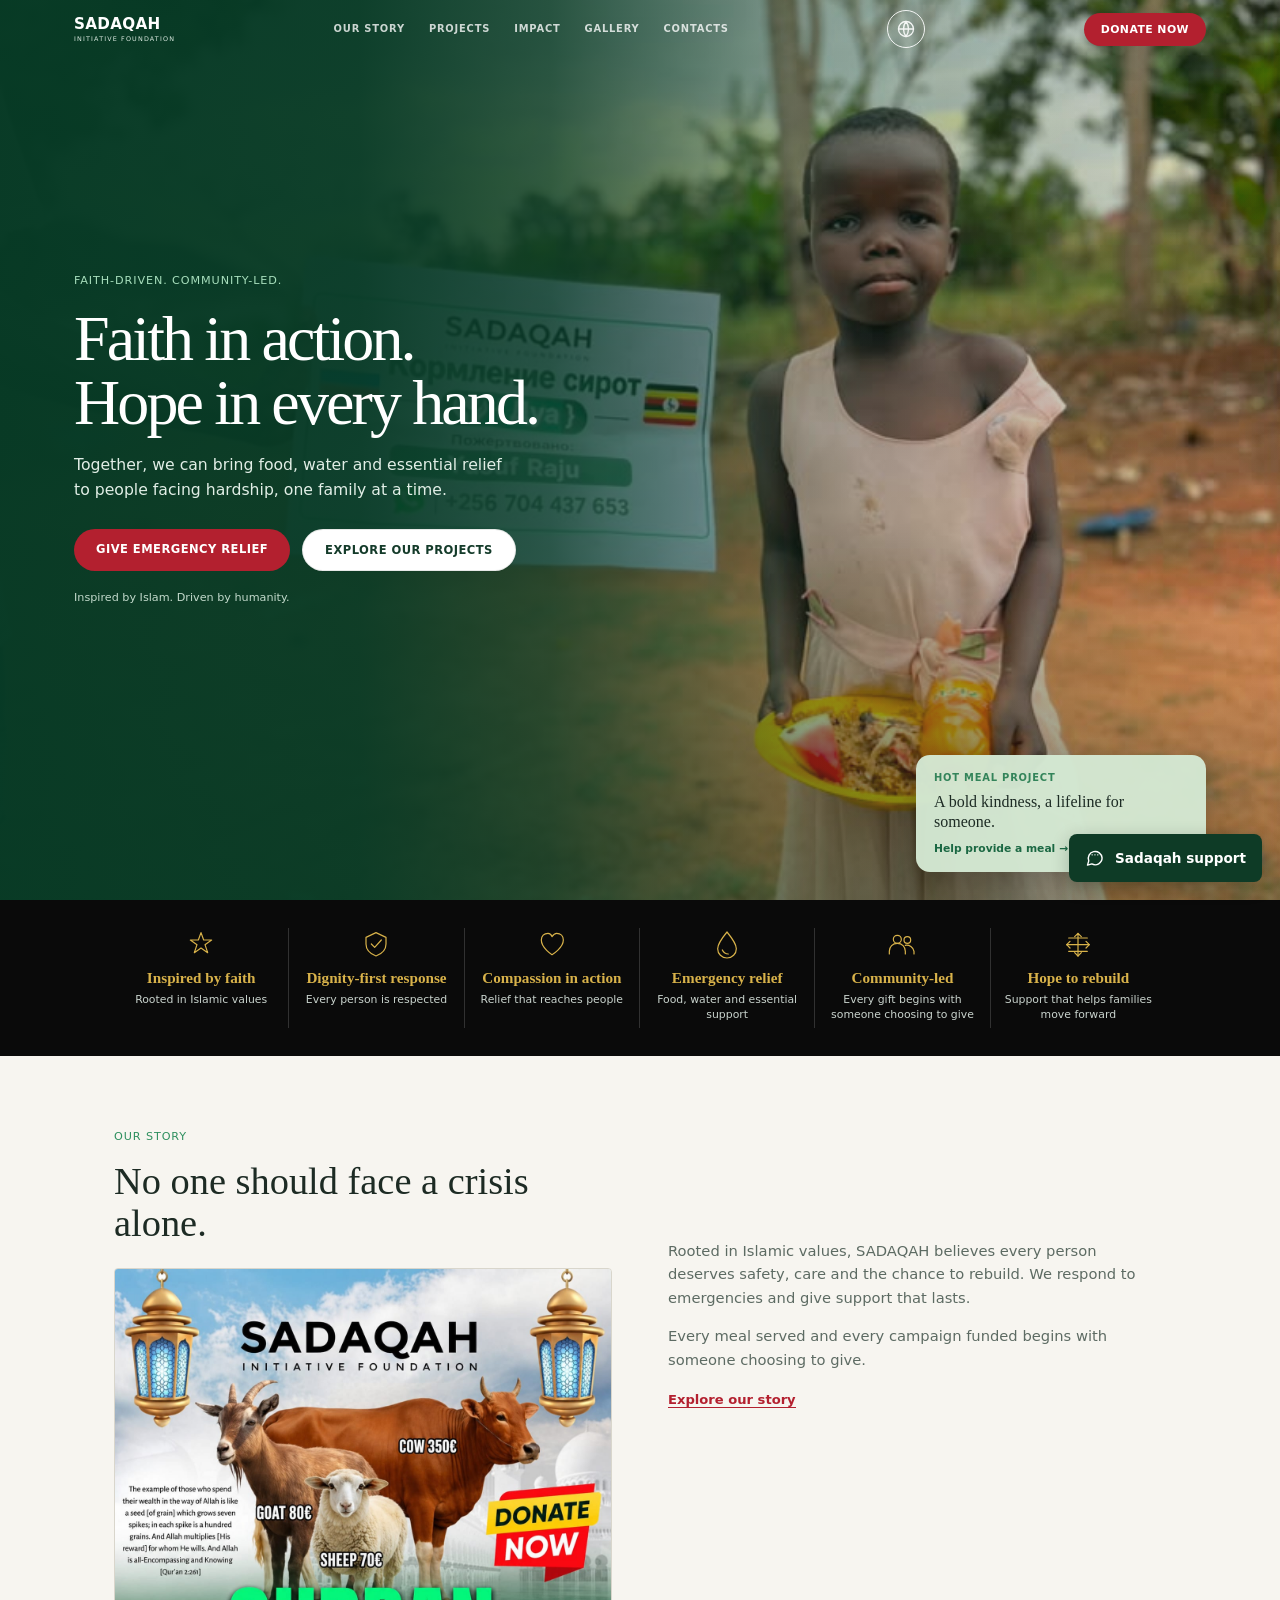
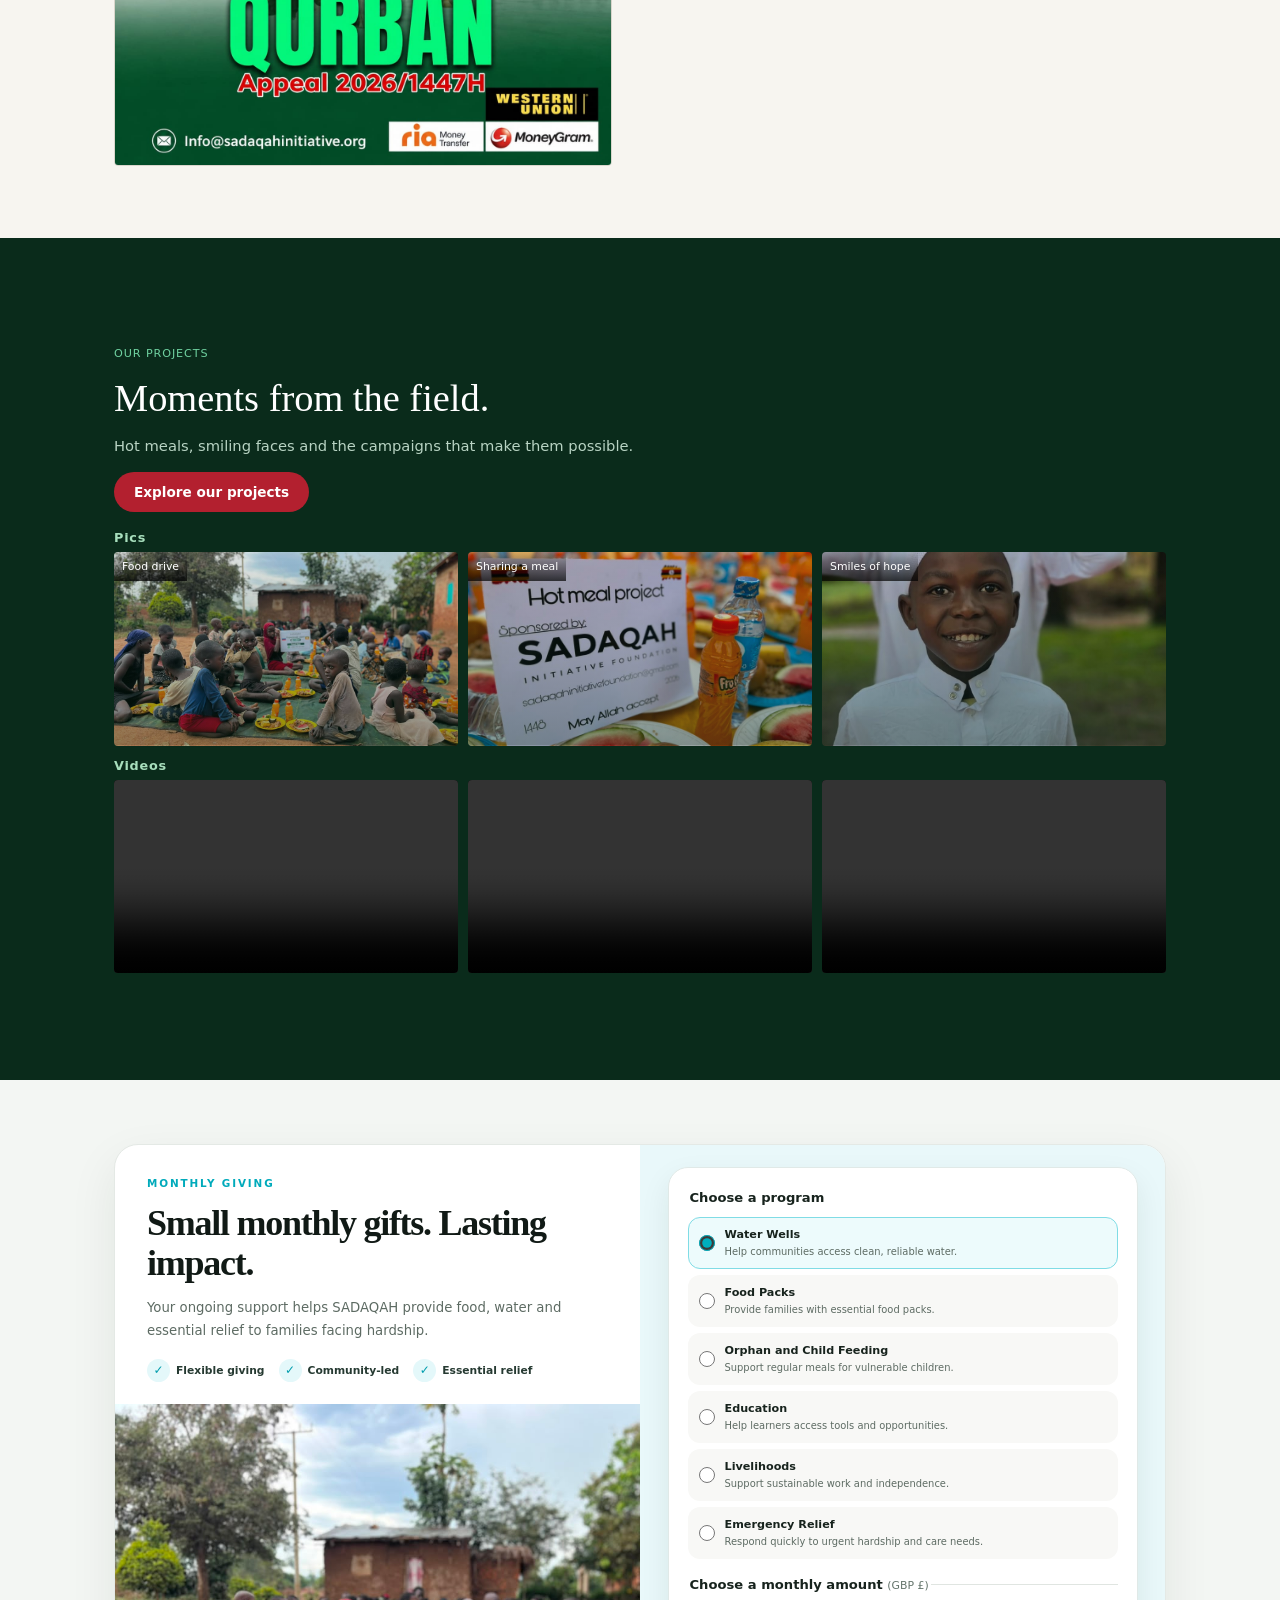
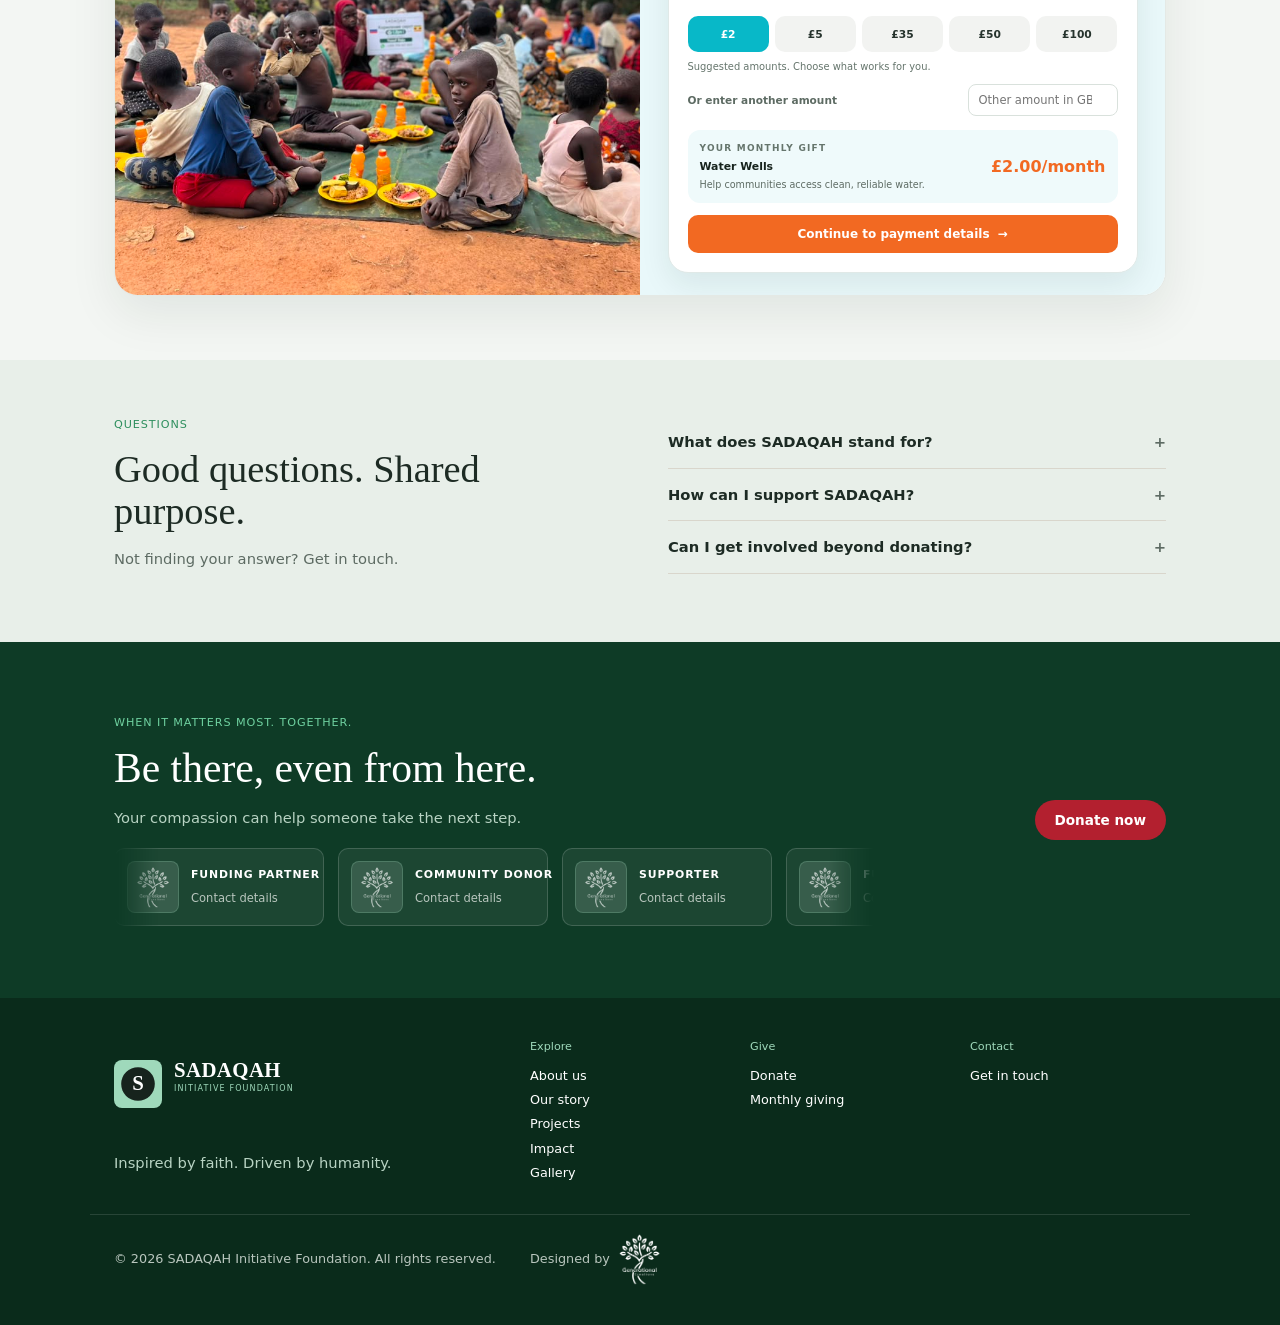
<file: index.html>
<!doctype html>
<html lang="en">
  <head>
    <meta charset="utf-8" />
    <meta
      name="viewport"
      content="width=device-width, initial-scale=1, viewport-fit=cover"
    />
    <meta name="referrer" content="no-referrer" />
    <meta
      http-equiv="Content-Security-Policy"
      content="default-src 'none'; style-src 'self' 'unsafe-inline' https://fonts.googleapis.com; font-src 'self' https://fonts.gstatic.com; script-src 'self' 'unsafe-inline' https://cdn.gtranslate.net; connect-src https://translate.googleapis.com https://translate-pa.googleapis.com https://translate.google.com https://*.gtranslate.net; frame-src https://translate.google.com https://*.gtranslate.net; img-src 'self' data:; media-src 'self'; base-uri 'none'; form-action 'none'"
    />
    <title>SADAQAH Initiative Foundation</title>
    <link rel="preconnect" href="https://fonts.googleapis.com" />
    <link
      href="https://fonts.googleapis.com/css2?family=Lora:wght@500;600&family=Inter:wght@400;500;600&display=swap"
      rel="stylesheet"
    />
    <link rel="stylesheet" href="styles.css" />
  </head>
  <body>
    <header>
      <div class="wrap nav">
        <button
          class="menu-toggle"
          type="button"
          aria-label="Open menu"
          aria-expanded="false"
          aria-controls="primary-nav"
        >
          <span></span><span></span><span></span>
        </button>
        <a class="logo" href="#home"
          >SADAQAH<small>INITIATIVE FOUNDATION</small></a
        >
        <nav id="primary-nav" class="links" aria-label="Main">
          <a href="story.html" data-n="story">OUR STORY</a
          ><a href="projects.html" data-n="projects">PROJECTS</a
          ><a href="impact.html" data-n="impact">IMPACT</a
          ><a href="gallery.html" data-n="gallery">GALLERY</a
          ><a href="contact.html" data-n="contact">CONTACTS</a>
        </nav>
        <div class="language-control">
          <button class="language-toggle" type="button" aria-label="Choose language" aria-expanded="false" aria-controls="language-popover">
            <svg viewBox="0 0 24 24" aria-hidden="true">
              <circle cx="12" cy="12" r="9"></circle>
              <path d="M3 12h18M12 3a15 15 0 0 1 0 18M12 3a15 15 0 0 0 0 18"></path>
            </svg>
          </button>
          <section class="language-popover" id="language-popover" aria-label="Language selection" hidden>
            <h2>Choose a language</h2>
            <div class="gtranslate_wrapper" aria-label="Available languages"></div>
          </section>
        </div>
        <a class="btn red" href="donate.html">Donate now</a>
      </div>
    </header>

    <main id="home" class="view on">
      <section class="hero home-hero">
        <div class="wrap hero-wrap">
          <div class="hero-copy">
            <p class="eyebrow">FAITH-DRIVEN. COMMUNITY-LED.</p>
            <h1>Faith in action.<br />Hope in every hand.</h1>
            <p class="lead">
              Together, we can bring food, water and essential relief to people
              facing hardship, one family at a time.
            </p>
            <div class="row">
              <a class="btn red" href="donate.html">Give emergency relief</a
              ><a class="btn white" href="projects.html">Explore our projects</a>
            </div>
            <p class="muted muted-note">
              Inspired by Islam. Driven by humanity.
            </p>
          </div>
          <div class="hero-visual" aria-hidden="true"></div>
          <aside class="hero-card" aria-label="Hot meal project">
            <span class="hero-kicker">Hot meal project</span>
            <h3>A bold kindness, a lifeline for someone.</h3>
            <a href="donate.html"
              >Help provide a meal <span aria-hidden="true">→</span></a
            >
          </aside>
        </div>
      </section>

      <div class="stats impact-stats">
        <div class="wrap">
          <div class="stat-item">
            <svg class="stat-icon" viewBox="0 0 48 48" aria-hidden="true">
              <path d="M24 7 28 18 40 18 30 25 34 37 24 30 14 37 18 25 8 18 20 18Z"></path>
            </svg>
            <b>Inspired by faith</b><span>Rooted in Islamic values</span>
          </div>
          <div class="stat-item">
            <svg class="stat-icon" viewBox="0 0 48 48" aria-hidden="true">
              <path d="M24 7 39 14v10c0 10-7 15-15 18C16 39 9 34 9 24V14Z"></path>
              <path d="m17 24 5 5 10-11"></path>
            </svg>
            <b>Dignity-first response</b><span>Every person is respected</span>
          </div>
          <div class="stat-item">
            <svg class="stat-icon" viewBox="0 0 48 48" aria-hidden="true">
              <path d="M24 40S8 30 8 18c0-6 4-10 10-10 3 0 5 2 6 5 2-3 4-5 7-5 6 0 10 4 10 10 0 12-17 22-17 22Z"></path>
            </svg>
            <b>Compassion in action</b><span>Relief that reaches people</span>
          </div>
          <div class="stat-item">
            <svg class="stat-icon" viewBox="0 0 48 48" aria-hidden="true">
              <path d="M24 6C15 17 10 24 10 31a14 14 0 0 0 28 0c0-7-5-14-14-25Z"></path>
              <path d="M17 33c2 4 5 6 9 6"></path>
            </svg>
            <b>Emergency relief</b><span>Food, water and essential support</span>
          </div>
          <div class="stat-item">
            <svg class="stat-icon" viewBox="0 0 48 48" aria-hidden="true">
              <circle cx="17" cy="17" r="6"></circle><circle cx="32" cy="18" r="5"></circle>
              <path d="M5 39v-4c0-7 5-12 12-12s12 5 12 12v4M29 26c6-1 12 3 13 9v4"></path>
            </svg>
            <b>Community-led</b><span>Every gift begins with someone choosing to give</span>
          </div>
          <div class="stat-item">
            <svg class="stat-icon" viewBox="0 0 48 48" aria-hidden="true">
              <path d="M7 25h34M24 8v34M10 15h28M10 35h28"></path>
              <path d="m7 25 5-5m-5 5 5 5m29-5-5-5m5 5-5 5M24 8l-5 5m5-5 5 5m-5 29-5-5m5 5 5-5"></path>
            </svg>
            <b>Hope to rebuild</b><span>Support that helps families move forward</span>
          </div>
        </div>
      </div>

      <section>
        <div class="wrap two">
          <div>
            <p class="eyebrow" >OUR STORY</p>
            <h2 class="big">No one should face a crisis alone.</h2>
            <figure class="story-poster">
              <img
                src="images/posters/IMG-20261114-WA0176.jpg"
                alt="SADAQAH 2026 Qurbani Appeal"
              />
            </figure>
          </div>
          <div class="story-copy">
            <p class="muted">
              Rooted in Islamic values, SADAQAH believes every person deserves
              safety, care and the chance to rebuild. We respond to emergencies
              and give support that lasts.
            </p>
            <p class="muted">
              Every meal served and every campaign funded begins with someone
              choosing to give.
            </p>
            <a class="tl" href="story.html">Explore our story</a>
          </div>
        </div>
      </section>

      <section class="dark deeper moments">
        <div class="wrap moments-content">
          <div class="moments-heading">
            <p class="eyebrow">OUR PROJECTS</p>
            <h2 class="big">Moments from the field.</h2>
            <p class="muted">
              Hot meals, smiling faces and the campaigns that make them
              possible.
            </p>
            <a class="btn red" href="projects.html">Explore our projects</a>
          </div>
          <div class="work-gallery-group" aria-labelledby="work-pics-title">
            <h3 id="work-pics-title" class="media-title">Pics</h3>
            <div class="work-pics">
              <a class="ph img-one" href="gallery.html" aria-label="View gallery: Food drive">
                <span>Food drive</span>
              </a>
              <a class="ph img-two" href="gallery.html" aria-label="View gallery: Community meal">
                <span>Sharing a meal</span>
              </a>
              <a class="ph img-three" href="gallery.html" aria-label="View gallery: Smiles of hope">
                <span>Smiles of hope</span>
              </a>
            </div>
          </div>
          <div class="work-gallery-group" aria-labelledby="work-videos-title">
            <h3 id="work-videos-title" class="media-title">Videos</h3>
            <div class="work-videos">
            <video autoplay muted loop playsinline controls preload="metadata" aria-label="Field video 1">
              <source src="videos/VID-20261114-WA0136.mp4" type="video/mp4" />
              Your browser does not support video playback.
            </video>
            <video autoplay muted loop playsinline controls preload="metadata" aria-label="Field video 2">
              <source src="videos/VID-20261114-WA0149.mp4" type="video/mp4" />
              Your browser does not support video playback.
            </video>
            <video autoplay muted loop playsinline controls preload="metadata" aria-label="Field video 3">
              <source src="videos/VID-20261114-WA0150.mp4" type="video/mp4" />
              Your browser does not support video playback.
            </video>
            </div>
          </div>
        </div>
      </section>

      <section class="giving-section">
        <div class="wrap">
          <div class="giving-layout">
            <div class="giving-story">
              <div class="giving-story-copy">
                <p class="eyebrow">MONTHLY GIVING</p>
                <h2 class="big">Small monthly gifts. Lasting impact.</h2>
                <p class="muted">
                  Your ongoing support helps SADAQAH provide food, water and
                  essential relief to families facing hardship.
                </p>
                <div class="giving-benefits" aria-label="Giving benefits">
                  <span><i aria-hidden="true">✓</i> Flexible giving</span>
                  <span><i aria-hidden="true">✓</i> Community-led</span>
                  <span><i aria-hidden="true">✓</i> Essential relief</span>
                </div>
              </div>
              <figure class="giving-photo">
                <img
                  src="images/IMG-20261114-WA0152.jpg"
                  alt="Families sharing a meal provided through community relief"
                  loading="lazy"
                />
              </figure>
            </div>

            <div class="giving-panel">
              <div class="giving-card" id="monthly-gift-form">
                <fieldset class="program-list">
                  <legend>Choose a program</legend>
                  <label class="program-option is-selected">
                    <input type="radio" name="program" value="Water Wells" checked />
                    <span class="program-copy">
                      <strong>Water Wells</strong>
                      <small data-description="Help communities access clean, reliable water.">Help communities access clean, reliable water.</small>
                    </span>
                  </label>
                  <label class="program-option">
                    <input type="radio" name="program" value="Food Packs" />
                    <span class="program-copy">
                      <strong>Food Packs</strong>
                      <small data-description="Provide families with essential food packs.">Provide families with essential food packs.</small>
                    </span>
                  </label>
                  <label class="program-option">
                    <input type="radio" name="program" value="Orphan and Child Feeding" />
                    <span class="program-copy">
                      <strong>Orphan and Child Feeding</strong>
                      <small data-description="Support regular meals for vulnerable children.">Support regular meals for vulnerable children.</small>
                    </span>
                  </label>
                  <label class="program-option">
                    <input type="radio" name="program" value="Education" />
                    <span class="program-copy">
                      <strong>Education</strong>
                      <small data-description="Help learners access tools and opportunities.">Help learners access tools and opportunities.</small>
                    </span>
                  </label>
                  <label class="program-option">
                    <input type="radio" name="program" value="Livelihoods" />
                    <span class="program-copy">
                      <strong>Livelihoods</strong>
                      <small data-description="Support sustainable work and independence.">Support sustainable work and independence.</small>
                    </span>
                  </label>
                  <label class="program-option">
                    <input type="radio" name="program" value="Emergency Relief" />
                    <span class="program-copy">
                      <strong>Emergency Relief</strong>
                      <small data-description="Respond quickly to urgent hardship and care needs.">Respond quickly to urgent hardship and care needs.</small>
                    </span>
                  </label>
                </fieldset>

                <fieldset class="amount-picker">
                  <legend>Choose a monthly amount <span>(GBP £)</span></legend>
                  <div class="amount-options">
                    <label class="amount-option is-selected">
                      <input type="radio" name="gift_amount" value="2" checked />
                      <span>£2</span>
                    </label>
                    <label class="amount-option">
                      <input type="radio" name="gift_amount" value="5" />
                      <span>£5</span>
                    </label>
                    <label class="amount-option">
                      <input type="radio" name="gift_amount" value="35" />
                      <span>£35</span>
                    </label>
                    <label class="amount-option">
                      <input type="radio" name="gift_amount" value="50" />
                      <span>£50</span>
                    </label>
                    <label class="amount-option">
                      <input type="radio" name="gift_amount" value="100" />
                      <span>£100</span>
                    </label>
                  </div>
                  <p class="amount-note">Suggested amounts. Choose what works for you.</p>
                  <label class="custom-amount">
                    Or enter another amount
                    <input type="number" id="custom-gift-amount" min="1" step="0.01" inputmode="decimal" placeholder="Other amount in GBP (£)" />
                  </label>
                </fieldset>

                <div class="gift-summary" aria-live="polite">
                  <div>
                    <span class="summary-label">YOUR MONTHLY GIFT</span>
                    <strong id="gift-summary-program">Water Wells</strong>
                    <small id="gift-summary-description">Help communities access clean, reliable water.</small>
                  </div>
                  <strong class="summary-amount" id="gift-summary-amount">£2/month</strong>
                </div>

                <button class="btn gift-start" id="start-monthly-gift" type="button" aria-expanded="false" aria-controls="giving-payment-step">
                  Continue to payment details <span aria-hidden="true">→</span>
                </button>

                <div class="giving-payment-step" id="giving-payment-step" hidden>
                  <b>Choose a payment method</b>
                  <div class="payment-options" role="group" aria-label="Payment method">
                    <button class="payment-option" type="button" aria-expanded="false" aria-controls="mobile-money-panel" data-payment="Mobile money">
                      <span class="payment-icon" aria-hidden="true">
                        <svg viewBox="0 0 24 24">
                          <rect x="6" y="2" width="12" height="20" rx="2"></rect>
                          <path d="M10 18h4M9 6h6"></path>
                        </svg>
                      </span>
                      <span>Mobile money</span>
                      <span class="payment-chevron" aria-hidden="true">+</span>
                    </button>
                    <button class="payment-option" type="button" aria-expanded="false" aria-controls="bank-panel" data-payment="Bank">
                      <span class="payment-icon" aria-hidden="true">
                        <svg viewBox="0 0 24 24">
                          <path d="m3 9 9-5 9 5M5 10v8M9 10v8M15 10v8M19 10v8M3 20h18"></path>
                        </svg>
                      </span>
                      <span>Bank</span>
                      <span class="payment-chevron" aria-hidden="true">+</span>
                    </button>
                  </div>

                  <div class="payment-panel" id="mobile-money-panel" hidden>
                    <form class="donation-form" data-method="Mobile money">
                      <input type="hidden" name="program" value="Water Wells" />
                      <input type="hidden" name="frequency" value="Monthly" />
                      <label>
                        Full name
                        <input type="text" name="name" autocomplete="name" placeholder="Your name" required />
                      </label>
                      <label>
                        Mobile number
                        <input type="tel" name="phone" autocomplete="tel" placeholder="+254..." required />
                      </label>
                      <label>
                        Monthly donation amount (£)
                        <input type="number" name="amount" min="1" step="0.01" readonly required />
                      </label>
                      <label class="consent-label">
                        <input type="checkbox" name="data_consent" value="yes" required />
                        <span>I consent to SADAQAH using and sharing my personal data to process this donation.</span>
                      </label>
                      <button class="btn red" type="submit">Continue with mobile money</button>
                    </form>
                  </div>

                  <div class="payment-panel" id="bank-panel" hidden>
                    <form class="donation-form" data-method="Bank">
                      <input type="hidden" name="program" value="Water Wells" />
                      <input type="hidden" name="frequency" value="Monthly" />
                      <label>
                        Full name
                        <input type="text" name="name" autocomplete="name" placeholder="Your name" required />
                      </label>
                      <label>
                        Email address
                        <input type="email" name="email" autocomplete="email" placeholder="you@example.com" required />
                      </label>
                      <label>
                        Monthly donation amount (£)
                        <input type="number" name="amount" min="1" step="0.01" readonly required />
                      </label>
                      <label class="consent-label">
                        <input type="checkbox" name="data_consent" value="yes" required />
                        <span>I consent to SADAQAH using and sharing my personal data to process this donation.</span>
                      </label>
                      <button class="btn red" type="submit">Request bank details</button>
                    </form>
                  </div>
                  <p class="note" id="payment-msg" role="status" aria-live="polite">
                    Your monthly gift selection is ready. Recurring payments are not connected yet.
                  </p>
                </div>
              </div>
            </div>
          </div>
        </div>
      </section>

      <section class="faq-section">
        <div class="wrap two">
          <div>
            <p class="eyebrow">QUESTIONS</p>
            <h2 class="big">Good questions. Shared purpose.</h2>
            <p class="muted">Not finding your answer? Get in touch.</p>
          </div>
          <div>
            <details>
              <summary>What does SADAQAH stand for?</summary>
              <p>
                Sadaqah means voluntary charity in Islam, giving freely to help
                others.
              </p>
            </details>
            <details>
              <summary>How can I support SADAQAH?</summary>
              <p>
                Donate, sponsor a campaign or share our work with your
                community.
              </p>
            </details>
            <details>
              <summary>Can I get involved beyond donating?</summary>
              <p>Yes. Volunteer at distributions or help spread the word.</p>
            </details>
          </div>
        </div>
      </section>

      <section class="dark cta cta-section">
        <div class="wrap">
          <div>
            <p class="eyebrow">WHEN IT MATTERS MOST. TOGETHER.</p>
            <h2>Be there, even from here.</h2>
            <p class="muted">
              Your compassion can help someone take the next step.
            </p>
            <div class="funders-marquee" aria-label="Funder and donor logos">
              <div class="funders-marquee-track">
                <article class="funder-card" aria-label="Funding partner placeholder">
                  <img class="funder-logo-mark" src="images/gen-w-cutout.png" alt="" />
                  <div>
                    <strong>Funding Partner</strong>
                    <span>Contact details</span>
                  </div>
                </article>
                <article class="funder-card" aria-label="Community donor placeholder">
                  <img class="funder-logo-mark" src="images/gen-w-cutout.png" alt="" />
                  <div>
                    <strong>Community Donor</strong>
                    <span>Contact details</span>
                  </div>
                </article>
                <article class="funder-card" aria-label="Supporter placeholder">
                  <img class="funder-logo-mark" src="images/gen-w-cutout.png" alt="" />
                  <div>
                    <strong>Supporter</strong>
                    <span>Contact details</span>
                  </div>
                </article>
                <article class="funder-card" aria-hidden="true">
                  <img class="funder-logo-mark" src="images/gen-w-cutout.png" alt="" />
                  <div>
                    <strong>Funding Partner</strong>
                    <span>Contact details</span>
                  </div>
                </article>
                <article class="funder-card" aria-hidden="true">
                  <img class="funder-logo-mark" src="images/gen-w-cutout.png" alt="" />
                  <div>
                    <strong>Community Donor</strong>
                    <span>Contact details</span>
                  </div>
                </article>
                <article class="funder-card" aria-hidden="true">
                  <img class="funder-logo-mark" src="images/gen-w-cutout.png" alt="" />
                  <div>
                    <strong>Supporter</strong>
                    <span>Contact details</span>
                  </div>
                </article>
              </div>
            </div>
          </div>
          <a class="btn red" href="donate.html">Donate now</a>
        </div>
      </section>
    </main>

    <footer class="dark">
      <div class="wrap">
        <div class="footer-brand">
          <img class="footer-logo" src="images/sadaqah-logo-placeholder.svg" alt="SADAQAH logo" />
          <span class="logo">SADAQAH<small>INITIATIVE FOUNDATION</small></span>
          <p class="muted">Inspired by faith. Driven by humanity.</p>
        </div>
        <div>
          <h4>Explore</h4>
          <a href="about.html">About us</a>
          <a href="story.html">Our story</a>
          <a href="projects.html">Projects</a>
          <a href="impact.html">Impact</a>
          <a href="gallery.html">Gallery</a>
        </div>
        <div>
          <h4>Give</h4>
          <a href="donate.html">Donate</a>
          <a href="donate.html">Monthly giving</a>
        </div>
        <div>
          <h4>Contact</h4>
          <a href="contact.html">Get in touch</a>
        </div>
      </div>
      <div class="wrap footer-bottom">
        <p>&copy; 2026 SADAQAH Initiative Foundation. All rights reserved.</p>
        <p class="footer-credit">
          <span>Designed by</span>
          <img src="images/gen-w-cutout.png" alt="Generational Creations" />
        </p>
      </div>
    </footer>

    <div class="support-widget">
      <div class="support-options" id="support-options" aria-label="Contact SADAQAH support" hidden>
        <a
          class="support-option"
          href="https://wa.me/254704437653?text=Hello%20SADAQAH%20Support%20Team%2C%0A%0AI%20need%20assistance.%20Could%20you%20please%20help%20me%3F"
          target="_blank"
          rel="noopener noreferrer"
        >
          <svg viewBox="0 0 24 24" aria-hidden="true">
            <path d="M20.5 11.8a8.3 8.3 0 0 1-12.3 7.3L3 20.5l1.5-5a8.3 8.3 0 1 1 16-3.7Z"></path>
            <path d="M8.5 8.2c.2-.5.4-.5.7-.5h.5c.2 0 .4.1.5.4l.7 1.7c.1.2.1.4 0 .6l-.5.7c-.2.2-.2.4 0 .6.4.7 1 1.3 1.7 1.7.2.1.4.1.6-.1l.7-.8c.2-.2.4-.2.7-.1l1.6.8c.3.1.4.3.4.5 0 .3-.2 1.2-.8 1.6-.5.4-1.1.6-1.8.4-1-.2-2.2-.8-3.4-1.9-1.4-1.2-2.3-2.7-2.5-3.7-.2-.9.1-1.5.4-1.9Z"></path>
          </svg>
          <span>WhatsApp support</span>
        </a>
        <a
          class="support-option"
          href="mailto:sadaqahinitiativefoundation@gmail.com?subject=Support%20request&amp;body=Hello%20SADAQAH%20Support%20Team%2C%0D%0A%0D%0AI%20need%20assistance.%20Could%20you%20please%20help%20me%3F"
        >
          <svg viewBox="0 0 24 24" aria-hidden="true">
            <rect x="3" y="5" width="18" height="14" rx="2"></rect>
            <path d="m4 7 8 6 8-6"></path>
          </svg>
          <span>Email support</span>
        </a>
      </div>
      <button
        class="support-toggle"
        type="button"
        aria-controls="support-options"
        aria-expanded="false"
      >
        <svg viewBox="0 0 24 24" aria-hidden="true">
          <path d="M20.5 11.8a8.3 8.3 0 0 1-12.3 7.3L3 20.5l1.5-5a8.3 8.3 0 1 1 16-3.7Z"></path>
          <path d="M8.5 8.2h.1m3.3 0h.1m3.3 0h.1"></path>
        </svg>
        <span>Sadaqah support</span>
      </button>
    </div>

    <script src="language.js"></script>
    <script src="script.js"></script>
  </body>
</html>
</file>
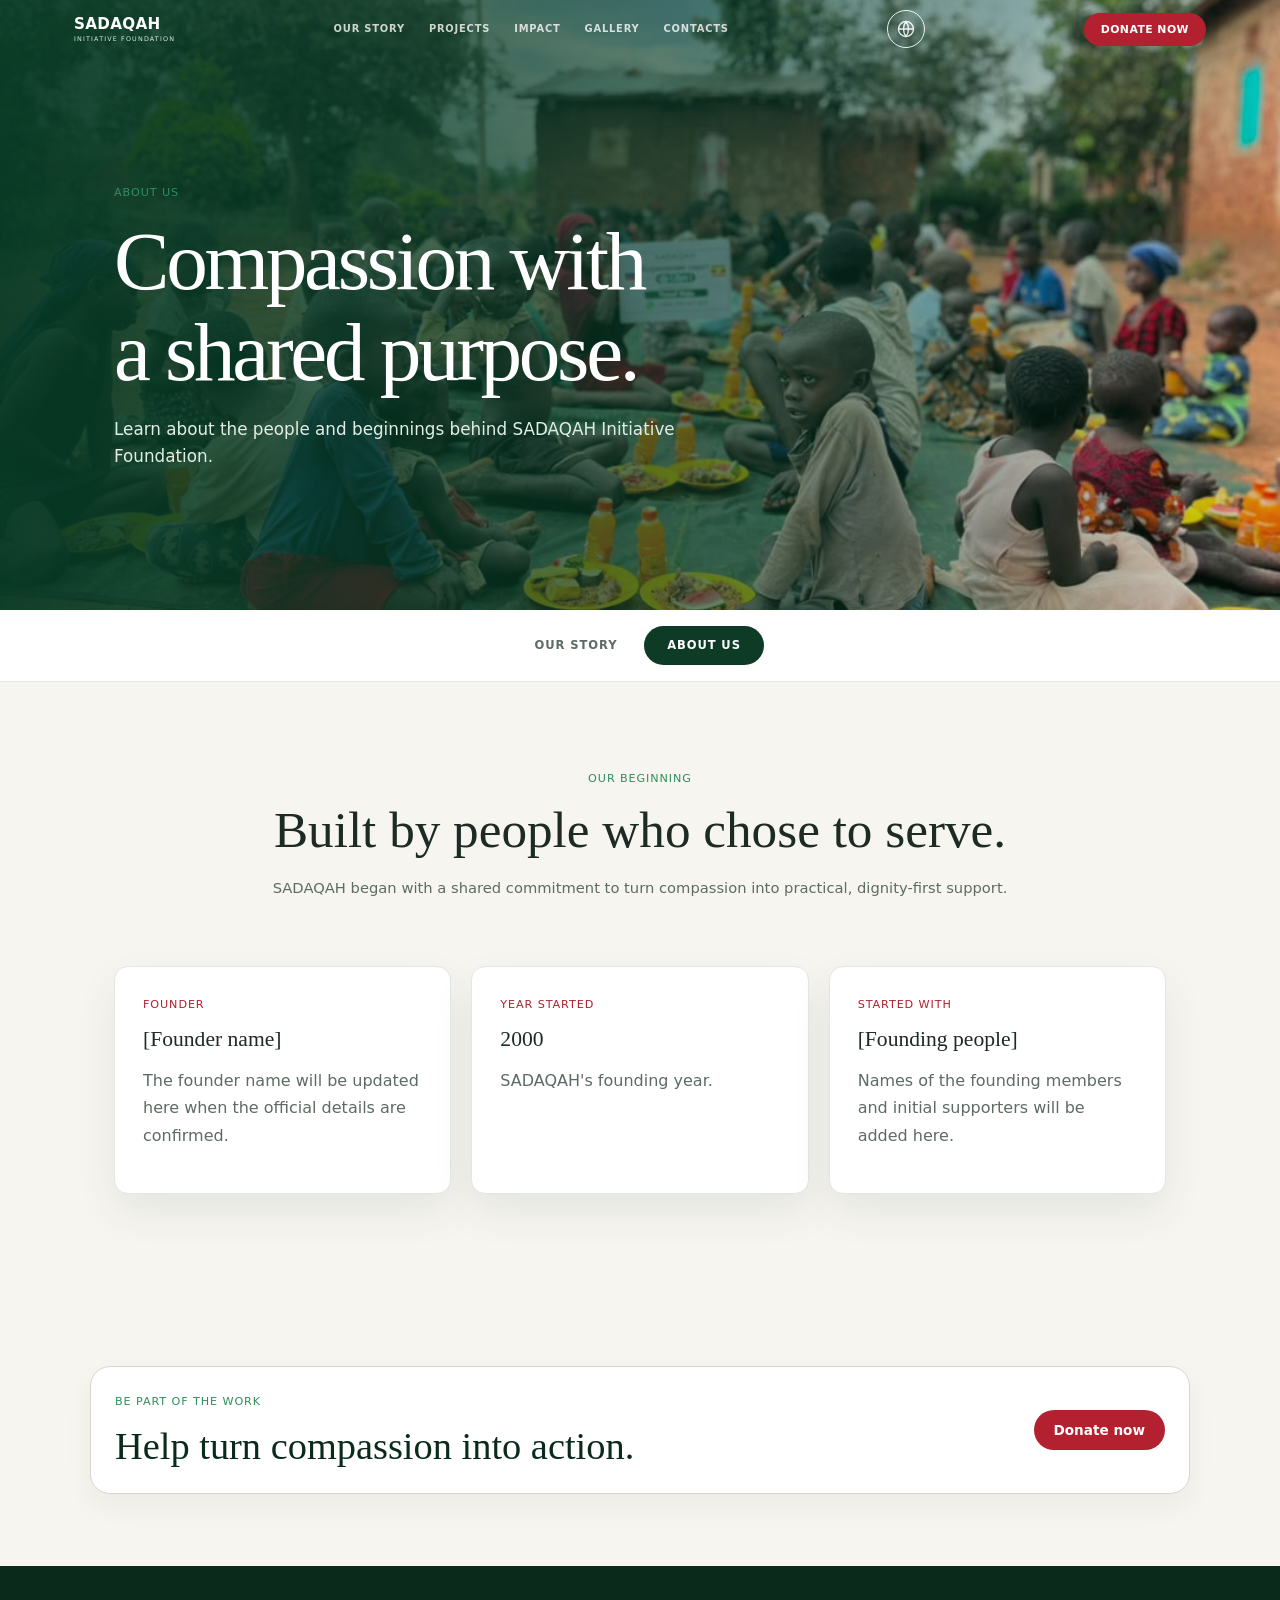
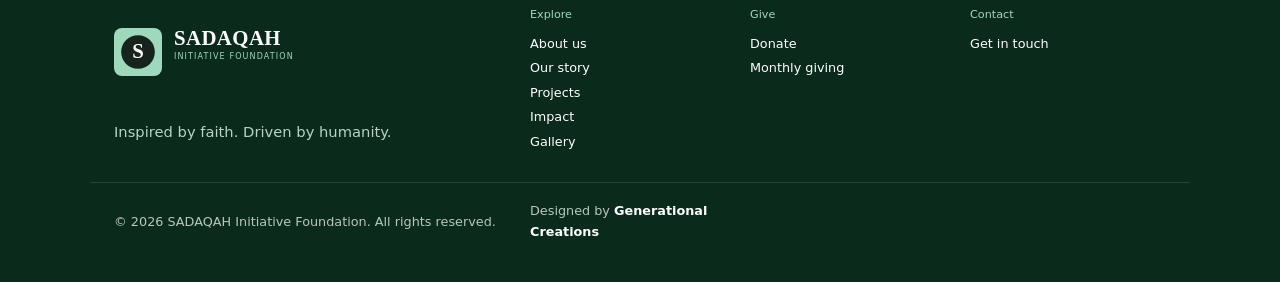
<file: about.html>
<!doctype html>
<html lang="en">
  <head>
    <meta charset="utf-8" />
    <meta name="viewport" content="width=device-width, initial-scale=1, viewport-fit=cover" />
    <meta name="referrer" content="no-referrer" />
    <meta
      http-equiv="Content-Security-Policy"
      content="default-src 'none'; style-src 'self' 'unsafe-inline' https://fonts.googleapis.com; font-src 'self' https://fonts.gstatic.com; script-src 'self' 'unsafe-inline' https://cdn.gtranslate.net; connect-src https://translate.googleapis.com https://translate-pa.googleapis.com https://translate.google.com https://*.gtranslate.net; frame-src https://translate.google.com https://*.gtranslate.net; img-src 'self' data:; base-uri 'none'; form-action 'none'"
    />
    <title>About Us | SADAQAH Initiative Foundation</title>
    <link rel="preconnect" href="https://fonts.googleapis.com" />
    <link
      href="https://fonts.googleapis.com/css2?family=Lora:wght@500;600&family=Inter:wght@400;500;600&display=swap"
      rel="stylesheet"
    />
    <link rel="stylesheet" href="styles.css" />
  </head>
  <body class="story-page">
    <header>
      <div class="wrap nav">
        <button class="menu-toggle" type="button" aria-label="Open menu" aria-expanded="false" aria-controls="primary-nav">
          <span></span><span></span><span></span>
        </button>
        <a class="logo" href="index.html#home">SADAQAH<small>INITIATIVE FOUNDATION</small></a>
        <nav id="primary-nav" class="links" aria-label="Main">
          <a href="story.html">OUR STORY</a>
          <a href="projects.html">PROJECTS</a>
          <a href="impact.html">IMPACT</a>
          <a href="gallery.html">GALLERY</a>
          <a href="contact.html">CONTACTS</a>
        </nav>
        <div class="language-control">
          <button class="language-toggle" type="button" aria-label="Choose language" aria-expanded="false" aria-controls="language-popover">
            <svg viewBox="0 0 24 24" aria-hidden="true">
              <circle cx="12" cy="12" r="9"></circle>
              <path d="M3 12h18M12 3a15 15 0 0 1 0 18M12 3a15 15 0 0 0 0 18"></path>
            </svg>
          </button>
          <section class="language-popover" id="language-popover" aria-label="Language selection" hidden>
            <h2>Choose a language</h2>
            <div class="gtranslate_wrapper" aria-label="Available languages"></div>
          </section>
        </div>
        <a class="btn red" href="donate.html">Donate now</a>
      </div>
    </header>

    <main>
      <section class="story-hero">
        <div class="story-hero-slides" aria-hidden="true">
          <div class="story-hero-slide"></div>
          <div class="story-hero-slide"></div>
        </div>
        <div class="wrap story-hero-inner">
          <p class="eyebrow">ABOUT US</p>
          <h1>Compassion with<br />a shared purpose.</h1>
          <p class="lead">
            Learn about the people and beginnings behind SADAQAH Initiative Foundation.
          </p>
        </div>
      </section>

      <nav class="story-tabs" aria-label="Story pages">
        <a href="story.html">Our Story</a>
        <a href="about.html" aria-current="page">About Us</a>
      </nav>

      <section class="about-section">
        <div class="wrap">
          <div class="story-intro">
            <p class="eyebrow">OUR BEGINNING</p>
            <h2 class="big">Built by people who chose to serve.</h2>
            <p class="muted">
              SADAQAH began with a shared commitment to turn compassion into practical, dignity-first support.
            </p>
          </div>
          <div class="about-grid">
            <article class="about-card">
              <p class="eyebrow">FOUNDER</p>
              <h2>[Founder name]</h2>
              <p>The founder name will be updated here when the official details are confirmed.</p>
            </article>
            <article class="about-card">
              <p class="eyebrow">YEAR STARTED</p>
              <h2>2000</h2>
              <p>SADAQAH's founding year.</p>
            </article>
            <article class="about-card">
              <p class="eyebrow">STARTED WITH</p>
              <h2>[Founding people]</h2>
              <p>Names of the founding members and initial supporters will be added here.</p>
            </article>
          </div>
        </div>
      </section>

      <section class="cta-section">
        <div class="wrap cta-box">
          <div>
            <p class="eyebrow">BE PART OF THE WORK</p>
            <h2>Help turn compassion into action.</h2>
          </div>
          <a class="btn red" href="donate.html">Donate now</a>
        </div>
      </section>
    </main>

    <footer class="dark">
      <div class="wrap">
        <div class="footer-brand">
          <img class="footer-logo" src="images/sadaqah-logo-placeholder.svg" alt="SADAQAH logo" />
          <span class="logo">SADAQAH<small>INITIATIVE FOUNDATION</small></span>
          <p class="muted">Inspired by faith. Driven by humanity.</p>
        </div>
        <div>
          <h4>Explore</h4>
          <a href="about.html">About us</a>
          <a href="story.html">Our story</a>
          <a href="projects.html">Projects</a>
          <a href="impact.html">Impact</a>
          <a href="gallery.html">Gallery</a>
        </div>
        <div>
          <h4>Give</h4>
          <a href="donate.html">Donate</a>
          <a href="donate.html">Monthly giving</a>
        </div>
        <div>
          <h4>Contact</h4>
          <a href="contact.html">Get in touch</a>
        </div>
      </div>
      <div class="wrap footer-bottom">
        <p>&copy; 2026 SADAQAH Initiative Foundation. All rights reserved.</p>
        <p>Designed by <strong>Generational Creations</strong></p>
      </div>
    </footer>

    <script src="language.js"></script>
    <script src="script.js"></script>
  </body>
</html>
</file>
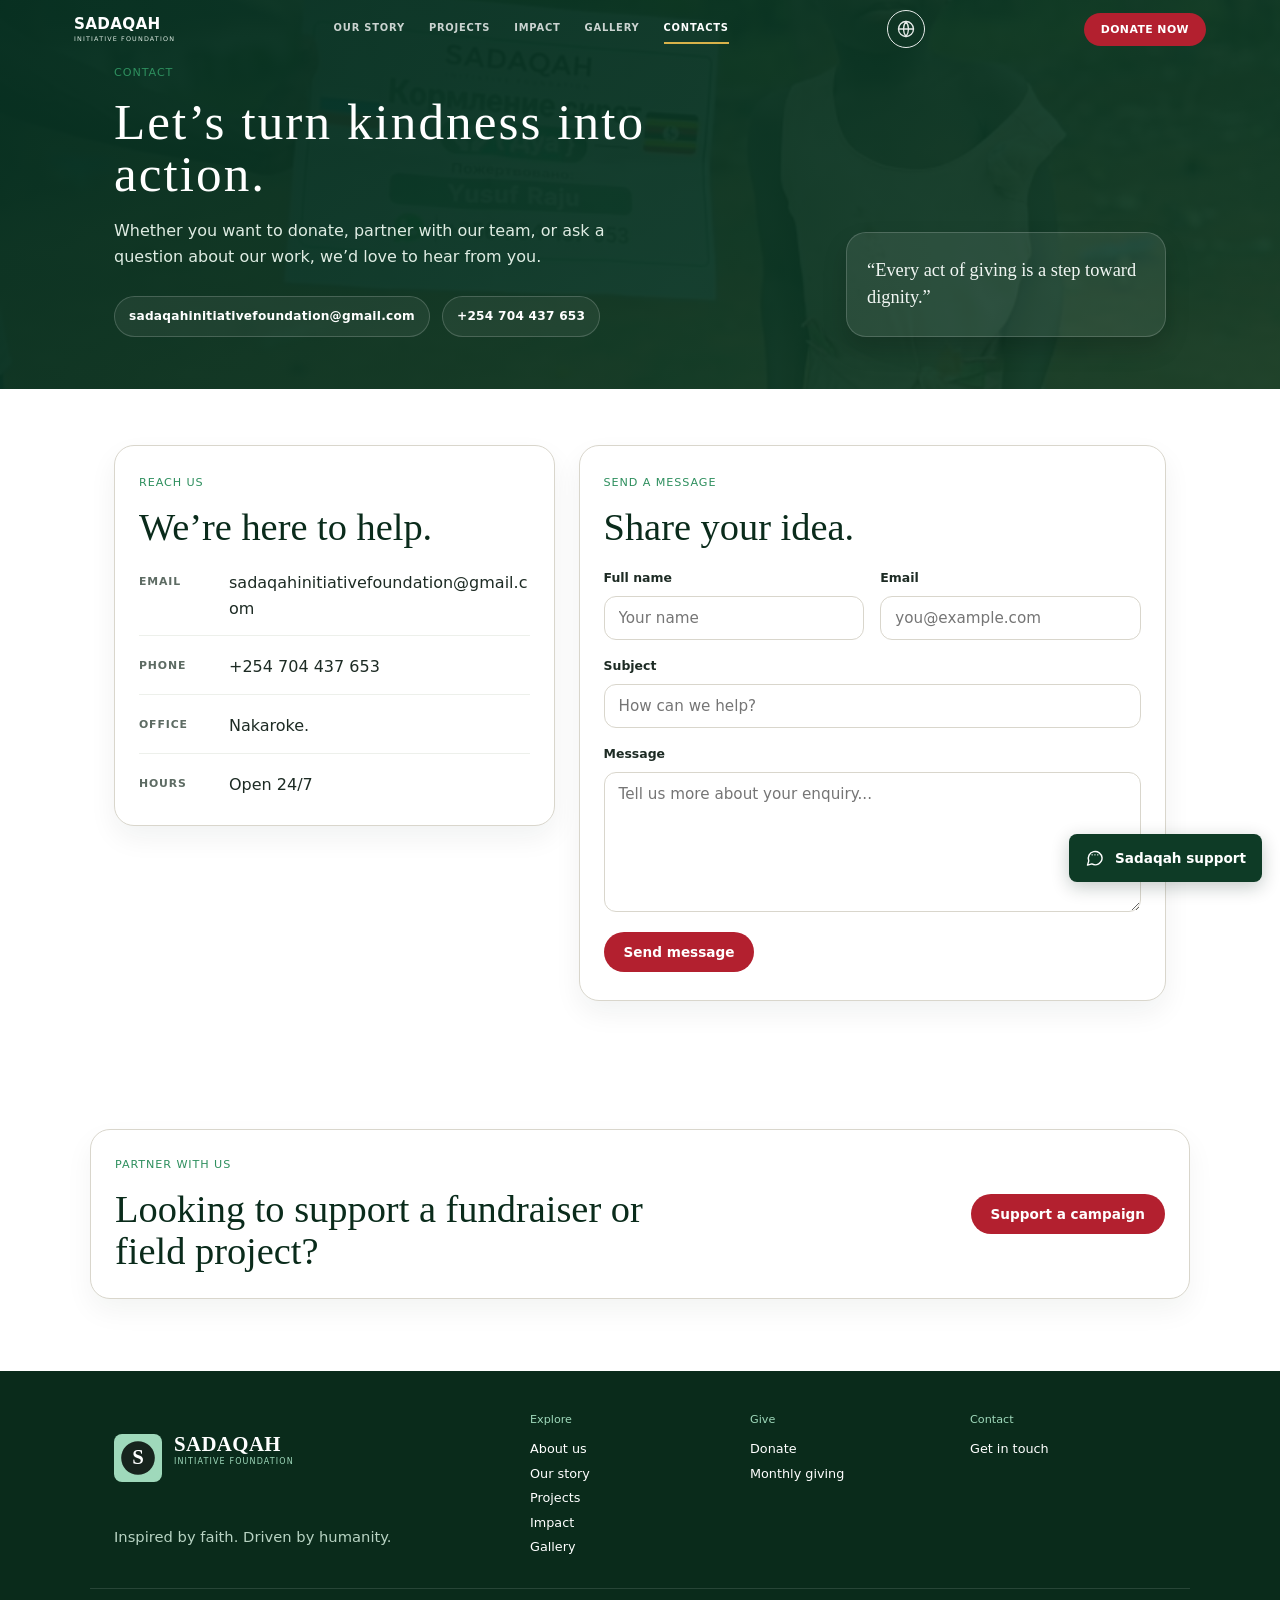
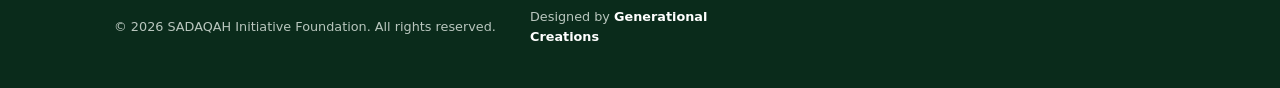
<file: contact.html>
<!doctype html>
<html lang="en">
  <head>
    <meta charset="utf-8" />
    <meta
      name="viewport"
      content="width=device-width, initial-scale=1, viewport-fit=cover"
    />
    <meta name="referrer" content="no-referrer" />
    <meta
      http-equiv="Content-Security-Policy"
      content="default-src 'none'; style-src 'self' 'unsafe-inline' https://fonts.googleapis.com; font-src 'self' https://fonts.gstatic.com; script-src 'self' https://cdn.gtranslate.net; connect-src https://translate.googleapis.com https://translate-pa.googleapis.com https://translate.google.com https://*.gtranslate.net; frame-src https://translate.google.com https://*.gtranslate.net; img-src 'self' data:; media-src 'self'; base-uri 'none'; form-action 'none'"
    />
    <title>Contact | SADAQAH Initiative Foundation</title>
    <link rel="preconnect" href="https://fonts.googleapis.com" />
    <link
      href="https://fonts.googleapis.com/css2?family=Lora:wght@500;600&family=Inter:wght@400;500;600;700&display=swap"
      rel="stylesheet"
    />
    <link rel="stylesheet" href="styles.css" />
  </head>
  <body>
    <header>
      <div class="wrap nav">
        <button
          class="menu-toggle"
          type="button"
          aria-label="Open menu"
          aria-expanded="false"
          aria-controls="primary-nav"
        >
          <span></span><span></span><span></span>
        </button>
        <a class="logo" href="index.html#home"
          >SADAQAH<small>INITIATIVE FOUNDATION</small></a
        >
        <nav id="primary-nav" class="links" aria-label="Main">
          <a href="story.html">OUR STORY</a
          ><a href="projects.html">PROJECTS</a
          ><a href="impact.html">IMPACT</a
          ><a href="gallery.html">GALLERY</a
          ><a href="contact.html" aria-current="page">CONTACTS</a>
        </nav>
        <div class="language-control">
          <button class="language-toggle" type="button" aria-label="Choose language" aria-expanded="false" aria-controls="language-popover">
            <svg viewBox="0 0 24 24" aria-hidden="true">
              <circle cx="12" cy="12" r="9"></circle>
              <path d="M3 12h18M12 3a15 15 0 0 1 0 18M12 3a15 15 0 0 0 0 18"></path>
            </svg>
          </button>
          <section class="language-popover" id="language-popover" aria-label="Language selection" hidden>
            <h2>Choose a language</h2>
            <div class="gtranslate_wrapper" aria-label="Available languages"></div>
          </section>
        </div>
        <a class="btn red" href="donate.html">Donate now</a>
      </div>
    </header>

    <main class="contact-page">
      <section class="contact-hero">
        <div class="wrap contact-hero-inner">
          <div class="contact-copy">
            <p class="eyebrow">CONTACT</p>
            <h1>Let’s turn kindness into action.</h1>
            <p class="lead">
              Whether you want to donate, partner with our team, or ask a
              question about our work, we’d love to hear from you.
            </p>
            <div class="contact-chips">
              <a href="mailto:sadaqahinitiativefoundation@gmail.com">sadaqahinitiativefoundation@gmail.com</a>
              <a href="https://wa.me/254704437653">+254 704 437 653</a>
            </div>
          </div>
          <div class="contact-spotlight" aria-label="SADAQAH impact quote">
            <p>“Every act of giving is a step toward dignity.”</p>
          </div>
        </div>
      </section>

      <section class="contact-main">
        <div class="wrap contact-grid">
          <div class="contact-card info-panel">
            <p class="eyebrow">REACH US</p>
            <h2>We’re here to help.</h2>
            <ul class="contact-list">
              <li>
                <span class="label">Email</span>
                <a href="mailto:sadaqahinitiativefoundation@gmail.com">sadaqahinitiativefoundation@gmail.com</a>
              </li>
              <li>
                <span class="label">Phone</span>
                  <a href="https://wa.me/254704437653">+254 704 437 653</a>
              </li>
              <li>
                <span class="label">Office</span>
                  <span>Nakaroke.</span>
              </li>
              <li>
                <span class="label">Hours</span>
                <span>Open 24/7</span>
              </li>
            </ul>
          </div>

          <div class="contact-card form-panel">
            <p class="eyebrow">SEND A MESSAGE</p>
            <h2>Share your idea.</h2>
            <form class="contact-form">
              <div class="field-row">
                <label>
                  Full name
                  <input type="text" name="name" placeholder="Your name" />
                </label>
                <label>
                  Email
                  <input type="email" name="email" placeholder="you@example.com" />
                </label>
              </div>
              <label>
                Subject
                <input type="text" name="subject" placeholder="How can we help?" />
              </label>
              <label>
                Message
                <textarea name="message" rows="5" placeholder="Tell us more about your enquiry..."></textarea>
              </label>
              <button class="btn red" type="button">Send message</button>
            </form>
          </div>
        </div>
      </section>

      <section class="cta-section">
        <div class="wrap cta-box">
          <div>
            <p class="eyebrow">PARTNER WITH US</p>
            <h2>Looking to support a fundraiser or field project?</h2>
          </div>
          <a class="btn red" href="donate.html">Support a campaign</a>
        </div>
      </section>
    </main>

    <footer class="dark">
      <div class="wrap">
        <div class="footer-brand">
          <img class="footer-logo" src="images/sadaqah-logo-placeholder.svg" alt="SADAQAH logo" />
          <span class="logo">SADAQAH<small>INITIATIVE FOUNDATION</small></span>
          <p class="muted">Inspired by faith. Driven by humanity.</p>
        </div>
        <div>
          <h4>Explore</h4>
          <a href="about.html">About us</a>
          <a href="story.html">Our story</a>
          <a href="projects.html">Projects</a>
          <a href="impact.html">Impact</a>
          <a href="gallery.html">Gallery</a>
        </div>
        <div>
          <h4>Give</h4>
          <a href="donate.html">Donate</a>
          <a href="donate.html">Monthly giving</a>
        </div>
        <div>
          <h4>Contact</h4>
          <a href="contact.html">Get in touch</a>
        </div>
      </div>
      <div class="wrap footer-bottom">
        <p>&copy; 2026 SADAQAH Initiative Foundation. All rights reserved.</p>
        <p>Designed by <strong>Generational Creations</strong></p>
      </div>
    </footer>

    <div class="support-widget">
      <div class="support-options" id="support-options" aria-label="Contact SADAQAH support" hidden>
        <a
          class="support-option"
          href="https://wa.me/254704437653?text=Hello%20SADAQAH%20Support%20Team%2C%0A%0AI%20need%20assistance.%20Could%20you%20please%20help%20me%3F"
          target="_blank"
          rel="noopener noreferrer"
        >
          <svg viewBox="0 0 24 24" aria-hidden="true">
            <path d="M20.5 11.8a8.3 8.3 0 0 1-12.3 7.3L3 20.5l1.5-5a8.3 8.3 0 1 1 16-3.7Z"></path>
            <path d="M8.5 8.2c.2-.5.4-.5.7-.5h.5c.2 0 .4.1.5.4l.7 1.7c.1.2.1.4 0 .6l-.5.7c-.2.2-.2.4 0 .6.4.7 1 1.3 1.7 1.7.2.1.4.1.6-.1l.7-.8c.2-.2.4-.2.7-.1l1.6.8c.3.1.4.3.4.5 0 .3-.2 1.2-.8 1.6-.5.4-1.1.6-1.8.4-1-.2-2.2-.8-3.4-1.9-1.4-1.2-2.3-2.7-2.5-3.7-.2-.9.1-1.5.4-1.9Z"></path>
          </svg>
          <span>WhatsApp support</span>
        </a>
        <a
          class="support-option"
          href="mailto:sadaqahinitiativefoundation@gmail.com?subject=Support%20request&amp;body=Hello%20SADAQAH%20Support%20Team%2C%0D%0A%0D%0AI%20need%20assistance.%20Could%20you%20please%20help%20me%3F"
        >
          <svg viewBox="0 0 24 24" aria-hidden="true">
            <rect x="3" y="5" width="18" height="14" rx="2"></rect>
            <path d="m4 7 8 6 8-6"></path>
          </svg>
          <span>Email support</span>
        </a>
      </div>
      <button
        class="support-toggle"
        type="button"
        aria-controls="support-options"
        aria-expanded="false"
      >
        <svg viewBox="0 0 24 24" aria-hidden="true">
          <path d="M20.5 11.8a8.3 8.3 0 0 1-12.3 7.3L3 20.5l1.5-5a8.3 8.3 0 1 1 16-3.7Z"></path>
          <path d="M8.5 8.2h.1m3.3 0h.1m3.3 0h.1"></path>
        </svg>
        <span>Sadaqah support</span>
      </button>
    </div>

    <script src="language.js"></script>
    <script src="script.js"></script>
  </body>
</html>
</file>
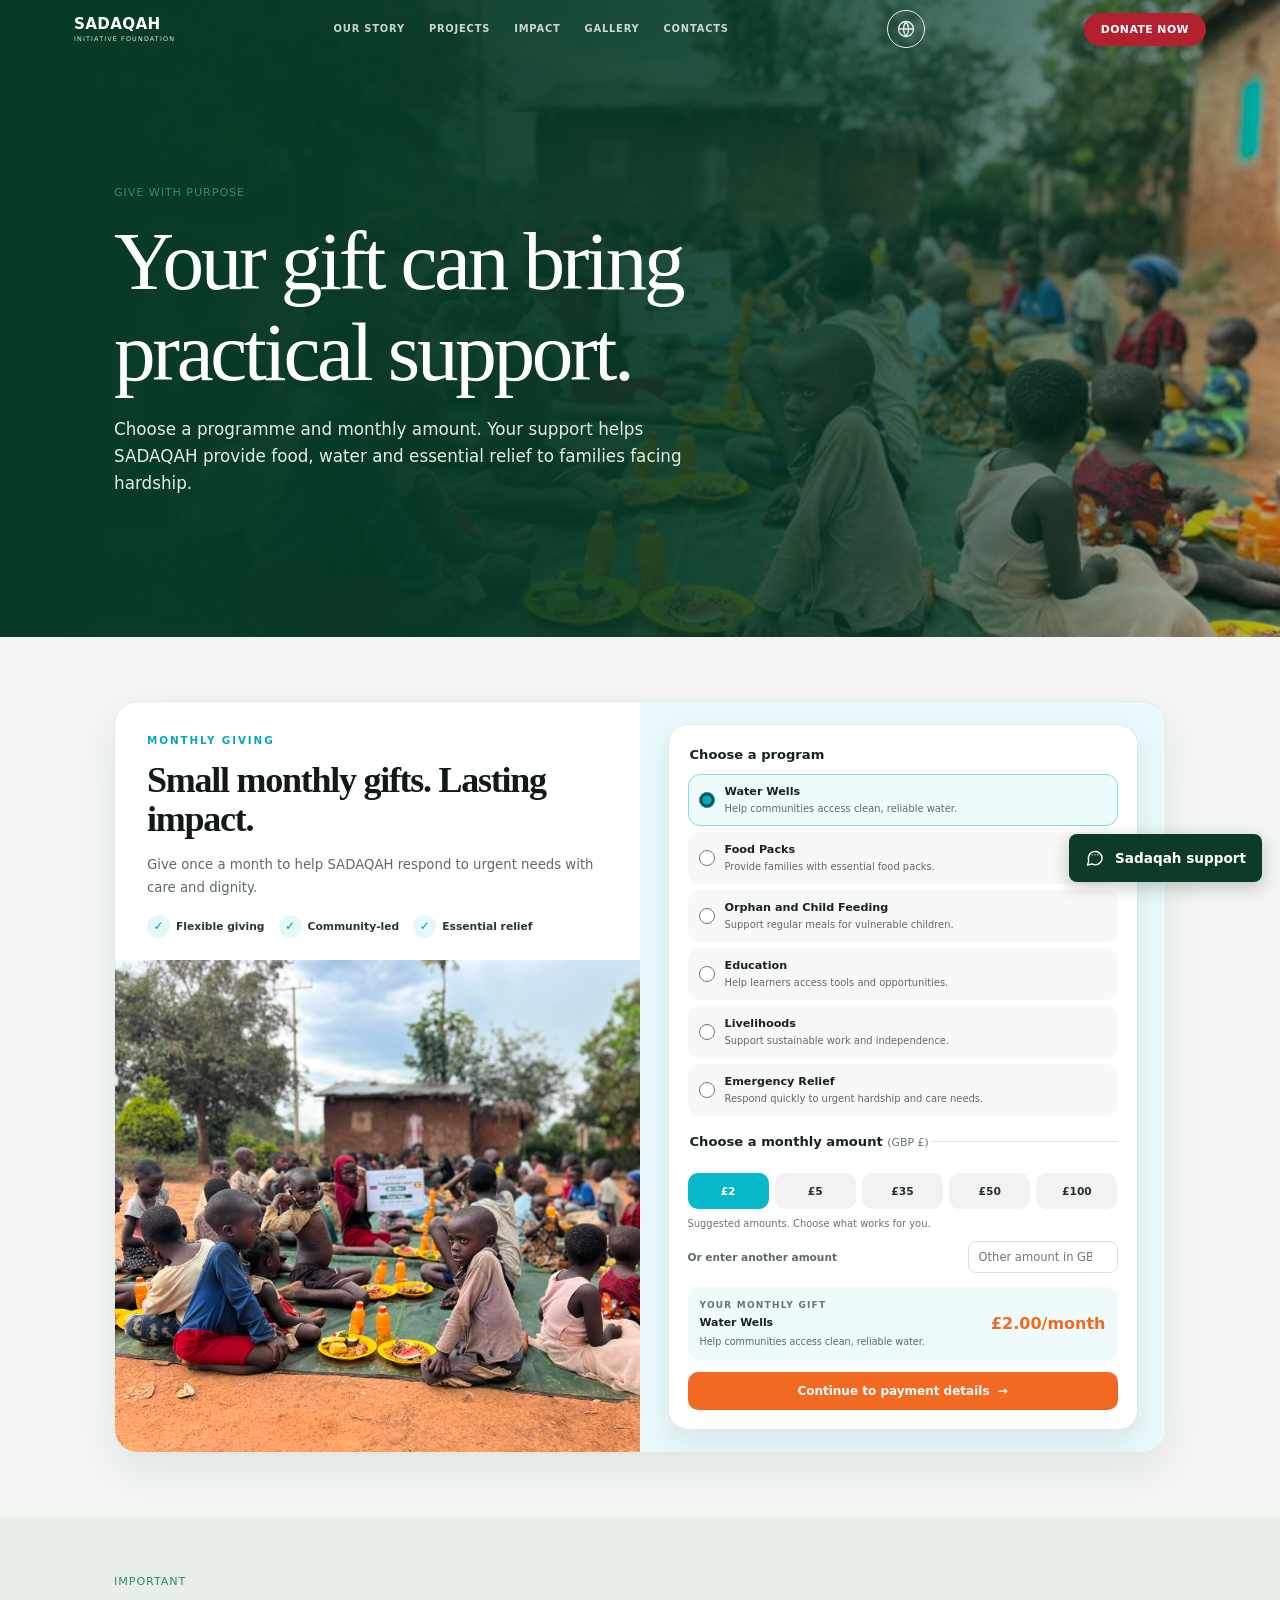
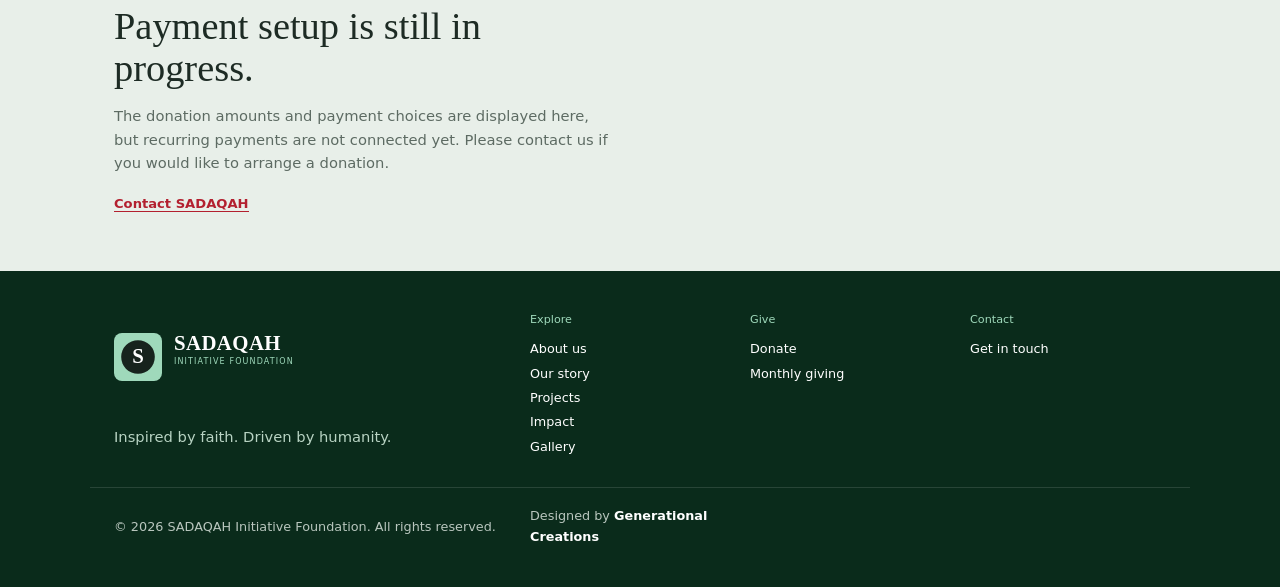
<file: donate.html>
<!doctype html>
<html lang="en">
  <head>
    <meta charset="utf-8" />
    <meta name="viewport" content="width=device-width, initial-scale=1, viewport-fit=cover" />
    <meta name="referrer" content="no-referrer" />
    <meta
      http-equiv="Content-Security-Policy"
      content="default-src 'none'; style-src 'self' 'unsafe-inline' https://fonts.googleapis.com; font-src 'self' https://fonts.gstatic.com; script-src 'self' 'unsafe-inline' https://cdn.gtranslate.net; connect-src https://translate.googleapis.com https://translate-pa.googleapis.com https://translate.google.com https://*.gtranslate.net; frame-src https://translate.google.com https://*.gtranslate.net; img-src 'self' data:; media-src 'self'; base-uri 'none'; form-action 'none'"
    />
    <title>Donate | SADAQAH Initiative Foundation</title>
    <link rel="preconnect" href="https://fonts.googleapis.com" />
    <link
      href="https://fonts.googleapis.com/css2?family=Lora:wght@500;600&family=Inter:wght@400;500;600&display=swap"
      rel="stylesheet"
    />
    <link rel="stylesheet" href="styles.css" />
  </head>
  <body>
    <header>
      <div class="wrap nav">
        <button class="menu-toggle" type="button" aria-label="Open menu" aria-expanded="false" aria-controls="primary-nav">
          <span></span><span></span><span></span>
        </button>
        <a class="logo" href="index.html#home">SADAQAH<small>INITIATIVE FOUNDATION</small></a>
        <nav id="primary-nav" class="links" aria-label="Main">
          <a href="story.html">OUR STORY</a>
          <a href="projects.html">PROJECTS</a>
          <a href="impact.html">IMPACT</a>
          <a href="gallery.html">GALLERY</a>
          <a href="contact.html">CONTACTS</a>
        </nav>
        <div class="language-control">
          <button class="language-toggle" type="button" aria-label="Choose language" aria-expanded="false" aria-controls="language-popover">
            <svg viewBox="0 0 24 24" aria-hidden="true">
              <circle cx="12" cy="12" r="9"></circle>
              <path d="M3 12h18M12 3a15 15 0 0 1 0 18M12 3a15 15 0 0 0 0 18"></path>
            </svg>
          </button>
          <section class="language-popover" id="language-popover" aria-label="Language selection" hidden>
            <h2>Choose a language</h2>
            <div class="gtranslate_wrapper" aria-label="Available languages"></div>
          </section>
        </div>
        <a class="btn red" href="donate.html" aria-current="page">Donate now</a>
      </div>
    </header>

    <main>
      <section class="story-hero">
        <div class="wrap story-hero-inner">
          <p class="eyebrow">GIVE WITH PURPOSE</p>
          <h1>Your gift can bring practical support.</h1>
          <p class="lead">
            Choose a programme and monthly amount. Your support helps SADAQAH
            provide food, water and essential relief to families facing hardship.
          </p>
        </div>
      </section>

      <section class="giving-section">
        <div class="wrap">
          <div class="giving-layout">
            <div class="giving-story">
              <div class="giving-story-copy">
                <p class="eyebrow">MONTHLY GIVING</p>
                <h2 class="big">Small monthly gifts. Lasting impact.</h2>
                <p class="muted">
                  Give once a month to help SADAQAH respond to urgent needs
                  with care and dignity.
                </p>
                <div class="giving-benefits" aria-label="Giving benefits">
                  <span><i aria-hidden="true">✓</i> Flexible giving</span>
                  <span><i aria-hidden="true">✓</i> Community-led</span>
                  <span><i aria-hidden="true">✓</i> Essential relief</span>
                </div>
              </div>
              <figure class="giving-photo">
                <img
                  src="images/IMG-20261114-WA0152.jpg"
                  alt="Families sharing a meal provided through community relief"
                  loading="lazy"
                />
              </figure>
            </div>

            <div class="giving-panel">
              <div class="giving-card" id="monthly-gift-form">
                <fieldset class="program-list">
                  <legend>Choose a program</legend>
                  <label class="program-option is-selected">
                    <input type="radio" name="program" value="Water Wells" checked />
                    <span class="program-copy">
                      <strong>Water Wells</strong>
                      <small data-description="Help communities access clean, reliable water.">Help communities access clean, reliable water.</small>
                    </span>
                  </label>
                  <label class="program-option">
                    <input type="radio" name="program" value="Food Packs" />
                    <span class="program-copy">
                      <strong>Food Packs</strong>
                      <small data-description="Provide families with essential food packs.">Provide families with essential food packs.</small>
                    </span>
                  </label>
                  <label class="program-option">
                    <input type="radio" name="program" value="Orphan and Child Feeding" />
                    <span class="program-copy">
                      <strong>Orphan and Child Feeding</strong>
                      <small data-description="Support regular meals for vulnerable children.">Support regular meals for vulnerable children.</small>
                    </span>
                  </label>
                  <label class="program-option">
                    <input type="radio" name="program" value="Education" />
                    <span class="program-copy">
                      <strong>Education</strong>
                      <small data-description="Help learners access tools and opportunities.">Help learners access tools and opportunities.</small>
                    </span>
                  </label>
                  <label class="program-option">
                    <input type="radio" name="program" value="Livelihoods" />
                    <span class="program-copy">
                      <strong>Livelihoods</strong>
                      <small data-description="Support sustainable work and independence.">Support sustainable work and independence.</small>
                    </span>
                  </label>
                  <label class="program-option">
                    <input type="radio" name="program" value="Emergency Relief" />
                    <span class="program-copy">
                      <strong>Emergency Relief</strong>
                      <small data-description="Respond quickly to urgent hardship and care needs.">Respond quickly to urgent hardship and care needs.</small>
                    </span>
                  </label>
                </fieldset>

                <fieldset class="amount-picker">
                  <legend>Choose a monthly amount <span>(GBP £)</span></legend>
                  <div class="amount-options">
                    <label class="amount-option is-selected">
                      <input type="radio" name="gift_amount" value="2" checked />
                      <span>£2</span>
                    </label>
                    <label class="amount-option">
                      <input type="radio" name="gift_amount" value="5" />
                      <span>£5</span>
                    </label>
                    <label class="amount-option">
                      <input type="radio" name="gift_amount" value="35" />
                      <span>£35</span>
                    </label>
                    <label class="amount-option">
                      <input type="radio" name="gift_amount" value="50" />
                      <span>£50</span>
                    </label>
                    <label class="amount-option">
                      <input type="radio" name="gift_amount" value="100" />
                      <span>£100</span>
                    </label>
                  </div>
                  <p class="amount-note">Suggested amounts. Choose what works for you.</p>
                  <label class="custom-amount">
                    Or enter another amount
                    <input type="number" id="custom-gift-amount" min="1" step="0.01" inputmode="decimal" placeholder="Other amount in GBP (£)" />
                  </label>
                </fieldset>

                <div class="gift-summary" aria-live="polite">
                  <div>
                    <span class="summary-label">YOUR MONTHLY GIFT</span>
                    <strong id="gift-summary-program">Water Wells</strong>
                    <small id="gift-summary-description">Help communities access clean, reliable water.</small>
                  </div>
                  <strong class="summary-amount" id="gift-summary-amount">£2/month</strong>
                </div>

                <button class="btn gift-start" id="start-monthly-gift" type="button" aria-expanded="false" aria-controls="giving-payment-step">
                  Continue to payment details <span aria-hidden="true">→</span>
                </button>

                <div class="giving-payment-step" id="giving-payment-step" hidden>
                  <b>Choose a payment method</b>
                  <div class="payment-options" role="group" aria-label="Payment method">
                    <button class="payment-option" type="button" aria-expanded="false" aria-controls="mobile-money-panel" data-payment="Mobile money">
                      <span class="payment-icon" aria-hidden="true">
                        <svg viewBox="0 0 24 24">
                          <rect x="6" y="2" width="12" height="20" rx="2"></rect>
                          <path d="M10 18h4M9 6h6"></path>
                        </svg>
                      </span>
                      <span>Mobile money</span>
                      <span class="payment-chevron" aria-hidden="true">+</span>
                    </button>
                    <button class="payment-option" type="button" aria-expanded="false" aria-controls="bank-panel" data-payment="Bank">
                      <span class="payment-icon" aria-hidden="true">
                        <svg viewBox="0 0 24 24">
                          <path d="m3 9 9-5 9 5M5 10v8M9 10v8M15 10v8M19 10v8M3 20h18"></path>
                        </svg>
                      </span>
                      <span>Bank</span>
                      <span class="payment-chevron" aria-hidden="true">+</span>
                    </button>
                  </div>

                  <div class="payment-panel" id="mobile-money-panel" hidden>
                    <form class="donation-form" data-method="Mobile money">
                      <input type="hidden" name="program" value="Water Wells" />
                      <input type="hidden" name="frequency" value="Monthly" />
                      <label>
                        Full name
                        <input type="text" name="name" autocomplete="name" placeholder="Your name" required />
                      </label>
                      <label>
                        Mobile number
                        <input type="tel" name="phone" autocomplete="tel" placeholder="+254..." required />
                      </label>
                      <label>
                        Monthly donation amount (£)
                        <input type="number" name="amount" min="1" step="0.01" readonly required />
                      </label>
                      <label class="consent-label">
                        <input type="checkbox" name="data_consent" value="yes" required />
                        <span>I consent to SADAQAH using and sharing my personal data to process this donation.</span>
                      </label>
                      <button class="btn red" type="submit">Continue with mobile money</button>
                    </form>
                  </div>

                  <div class="payment-panel" id="bank-panel" hidden>
                    <form class="donation-form" data-method="Bank">
                      <input type="hidden" name="program" value="Water Wells" />
                      <input type="hidden" name="frequency" value="Monthly" />
                      <label>
                        Full name
                        <input type="text" name="name" autocomplete="name" placeholder="Your name" required />
                      </label>
                      <label>
                        Email address
                        <input type="email" name="email" autocomplete="email" placeholder="you@example.com" required />
                      </label>
                      <label>
                        Monthly donation amount (£)
                        <input type="number" name="amount" min="1" step="0.01" readonly required />
                      </label>
                      <label class="consent-label">
                        <input type="checkbox" name="data_consent" value="yes" required />
                        <span>I consent to SADAQAH using and sharing my personal data to process this donation.</span>
                      </label>
                      <button class="btn red" type="submit">Request bank details</button>
                    </form>
                  </div>
                  <p class="note" id="payment-msg" role="status" aria-live="polite">
                    Your monthly gift selection is ready. Recurring payments are not connected yet.
                  </p>
                </div>
              </div>
            </div>
          </div>
        </div>
      </section>

      <section class="faq-section">
        <div class="wrap two">
          <div>
            <p class="eyebrow">IMPORTANT</p>
            <h2 class="big">Payment setup is still in progress.</h2>
            <p class="muted">
              The donation amounts and payment choices are displayed here, but
              recurring payments are not connected yet. Please contact us if
              you would like to arrange a donation.
            </p>
            <a class="tl" href="contact.html">Contact SADAQAH</a>
          </div>
        </div>
      </section>
    </main>

    <footer class="dark">
      <div class="wrap">
        <div class="footer-brand">
          <img class="footer-logo" src="images/sadaqah-logo-placeholder.svg" alt="SADAQAH logo" />
          <span class="logo">SADAQAH<small>INITIATIVE FOUNDATION</small></span>
          <p class="muted">Inspired by faith. Driven by humanity.</p>
        </div>
        <div>
          <h4>Explore</h4>
          <a href="about.html">About us</a>
          <a href="story.html">Our story</a>
          <a href="projects.html">Projects</a>
          <a href="impact.html">Impact</a>
          <a href="gallery.html">Gallery</a>
        </div>
        <div>
          <h4>Give</h4>
          <a href="donate.html">Donate</a>
          <a href="donate.html">Monthly giving</a>
        </div>
        <div>
          <h4>Contact</h4>
          <a href="contact.html">Get in touch</a>
        </div>
      </div>
      <div class="wrap footer-bottom">
        <p>&copy; 2026 SADAQAH Initiative Foundation. All rights reserved.</p>
        <p>Designed by <strong>Generational Creations</strong></p>
      </div>
    </footer>

    <div class="support-widget">
      <div class="support-options" id="support-options" aria-label="Contact SADAQAH support" hidden>
        <a
          class="support-option"
          href="https://wa.me/254704437653?text=Hello%20SADAQAH%20Support%20Team%2C%0A%0AI%20need%20assistance.%20Could%20you%20please%20help%20me%3F"
          target="_blank"
          rel="noopener noreferrer"
        >
          <svg viewBox="0 0 24 24" aria-hidden="true">
            <path d="M20.5 11.8a8.3 8.3 0 0 1-12.3 7.3L3 20.5l1.5-5a8.3 8.3 0 1 1 16-3.7Z"></path>
            <path d="M8.5 8.2c.2-.5.4-.5.7-.5h.5c.2 0 .4.1.5.4l.7 1.7c.1.2.1.4 0 .6l-.5.7c-.2.2-.2.4 0 .6.4.7 1 1.3 1.7 1.7.2.1.4.1.6-.1l.7-.8c.2-.2.4-.2.7-.1l1.6.8c.3.1.4.3.4.5 0 .3-.2 1.2-.8 1.6-.5.4-1.1.6-1.8.4-1-.2-2.2-.8-3.4-1.9-1.4-1.2-2.3-2.7-2.5-3.7-.2-.9.1-1.5.4-1.9Z"></path>
          </svg>
          <span>WhatsApp support</span>
        </a>
        <a
          class="support-option"
          href="mailto:sadaqahinitiativefoundation@gmail.com?subject=Support%20request&amp;body=Hello%20SADAQAH%20Support%20Team%2C%0D%0A%0D%0AI%20need%20assistance.%20Could%20you%20please%20help%20me%3F"
        >
          <svg viewBox="0 0 24 24" aria-hidden="true">
            <rect x="3" y="5" width="18" height="14" rx="2"></rect>
            <path d="m4 7 8 6 8-6"></path>
          </svg>
          <span>Email support</span>
        </a>
      </div>
      <button
        class="support-toggle"
        type="button"
        aria-controls="support-options"
        aria-expanded="false"
      >
        <svg viewBox="0 0 24 24" aria-hidden="true">
          <path d="M20.5 11.8a8.3 8.3 0 0 1-12.3 7.3L3 20.5l1.5-5a8.3 8.3 0 1 1 16-3.7Z"></path>
          <path d="M8.5 8.2h.1m3.3 0h.1m3.3 0h.1"></path>
        </svg>
        <span>Sadaqah support</span>
      </button>
    </div>

    <script src="language.js"></script>
    <script src="script.js"></script>
  </body>
</html>
</file>
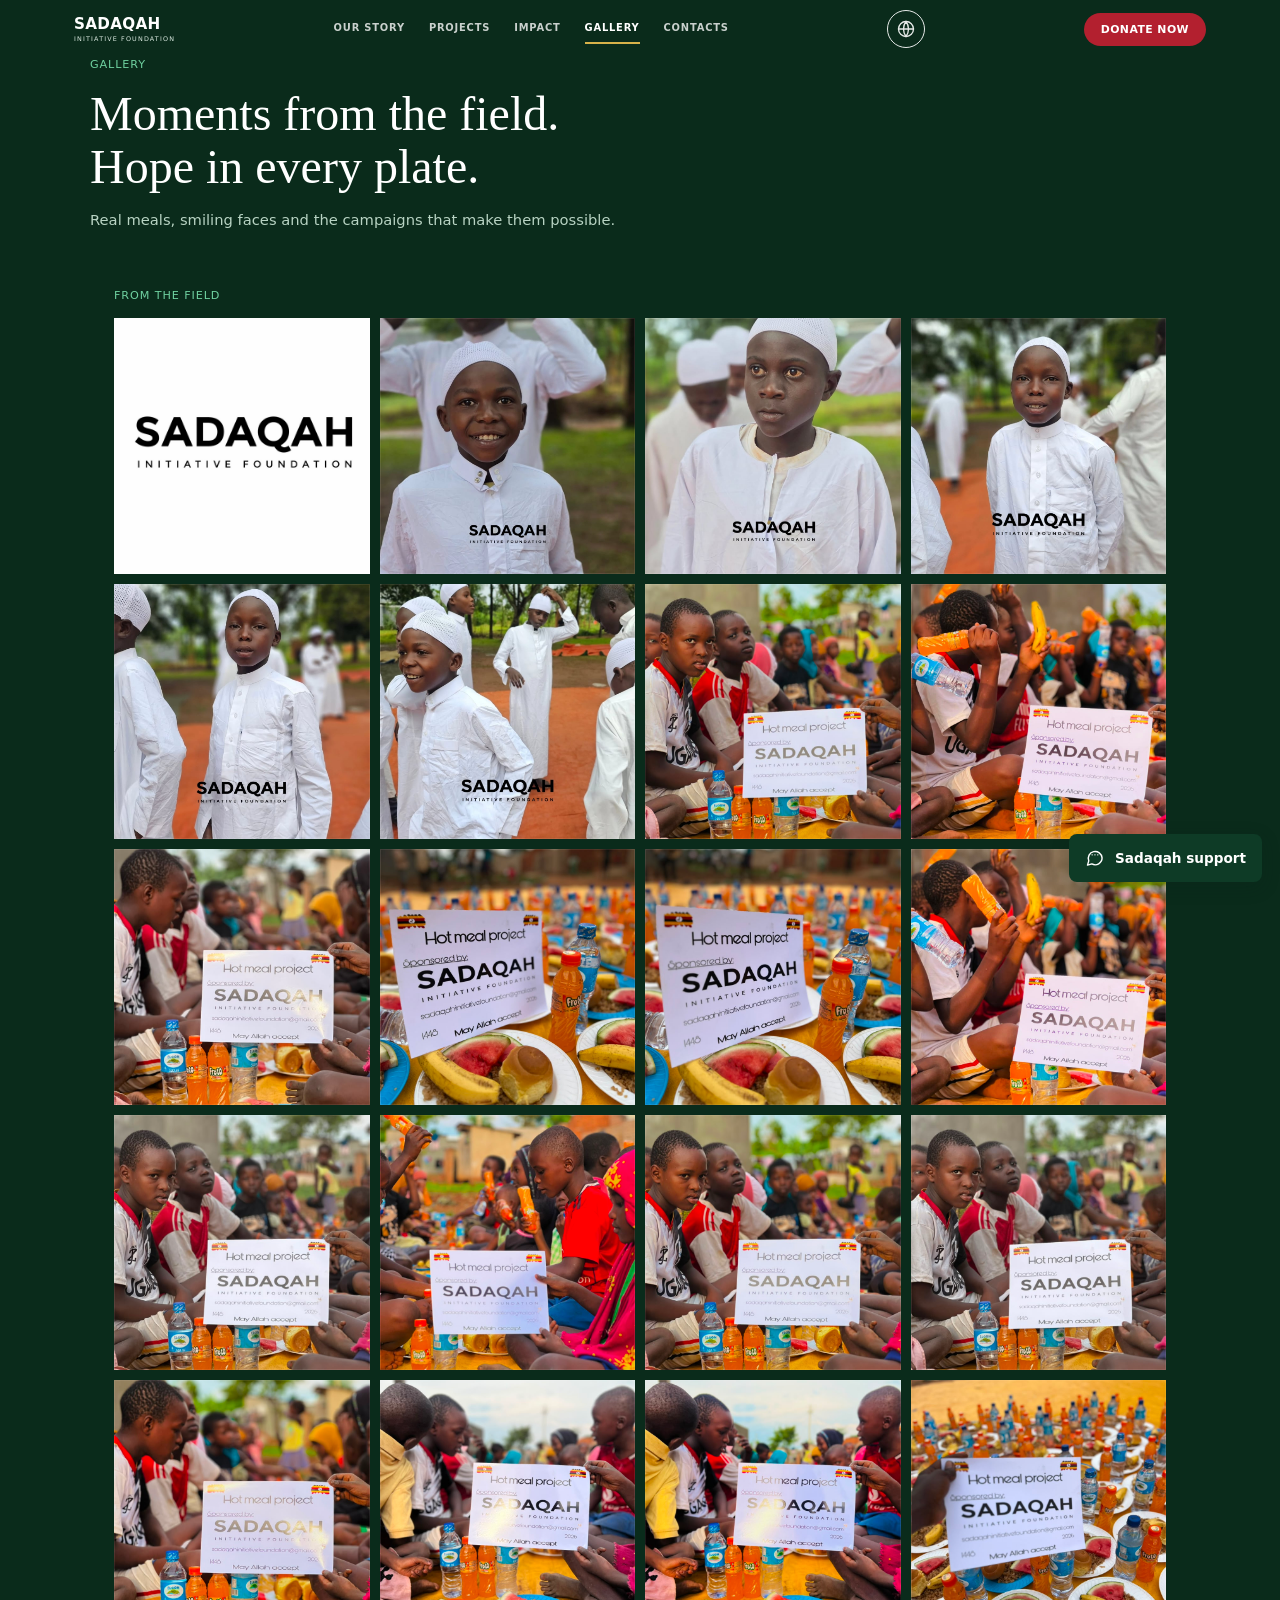
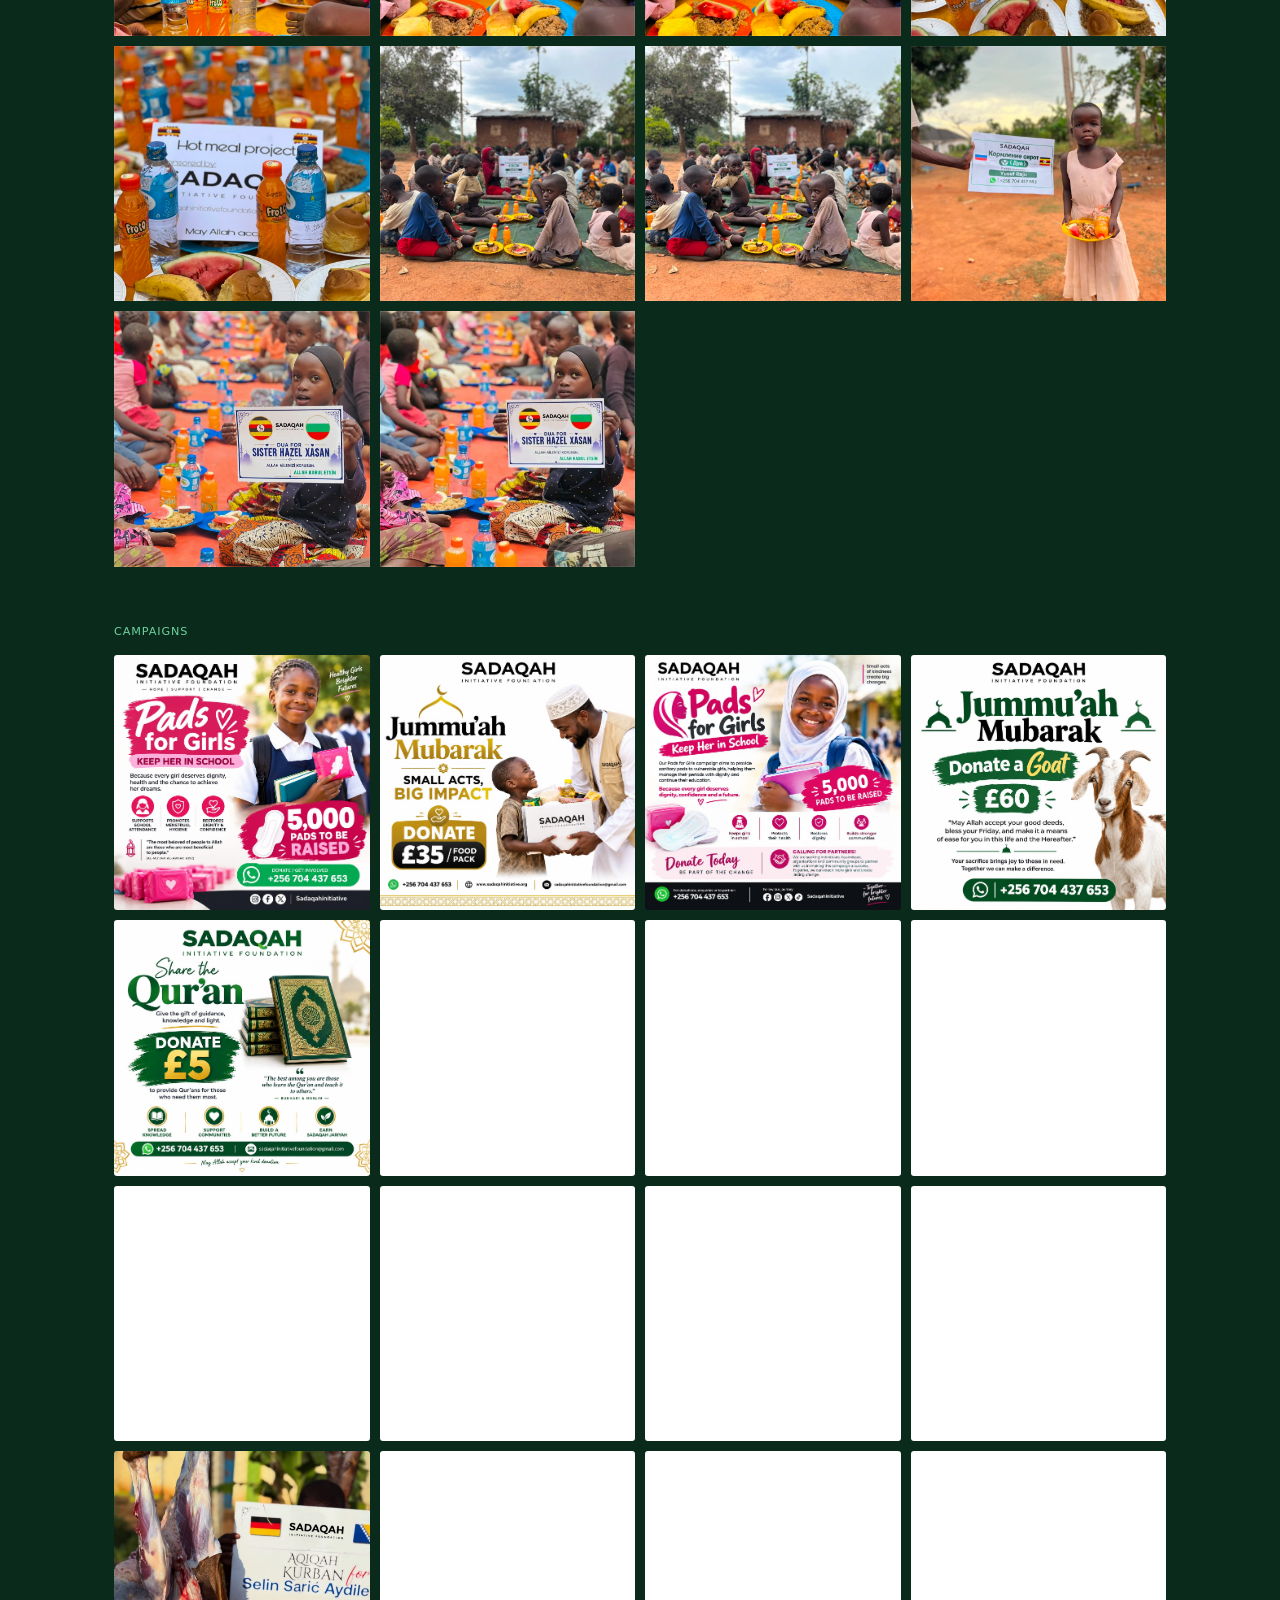
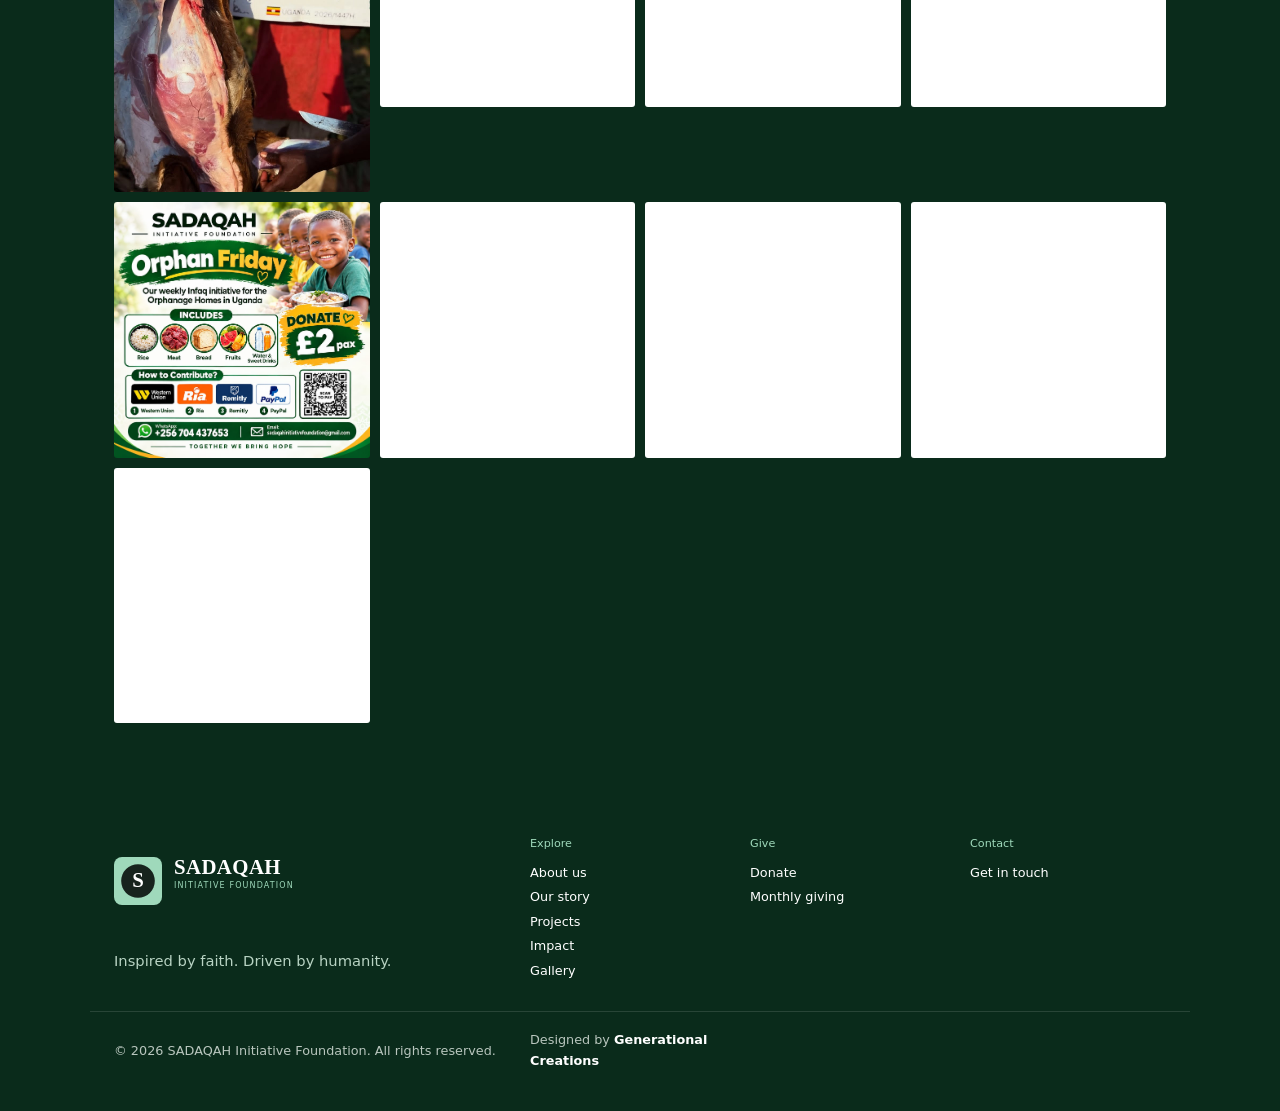
<file: gallery.html>
<!doctype html>
<html lang="en">
  <head>
    <meta charset="utf-8" />
    <meta
      name="viewport"
      content="width=device-width, initial-scale=1, viewport-fit=cover"
    />
    <meta name="referrer" content="no-referrer" />
    <meta
      http-equiv="Content-Security-Policy"
      content="default-src 'none'; style-src 'self' 'unsafe-inline' https://fonts.googleapis.com; font-src 'self' https://fonts.gstatic.com; script-src 'self' https://cdn.gtranslate.net; connect-src https://translate.googleapis.com https://translate-pa.googleapis.com https://translate.google.com https://*.gtranslate.net; frame-src https://translate.google.com https://*.gtranslate.net; img-src 'self' data:; base-uri 'none'; form-action 'none'"
    />
    <title>Gallery | SADAQAH Initiative Foundation</title>
    <link rel="preconnect" href="https://fonts.googleapis.com" />
    <link
      href="https://fonts.googleapis.com/css2?family=Lora:wght@500;600&family=Inter:wght@400;500;600&display=swap"
      rel="stylesheet"
    />
    <link rel="stylesheet" href="styles.css" />
  </head>
  <body>
    <header>
      <div class="wrap nav">
        <button
          class="menu-toggle"
          type="button"
          aria-label="Open menu"
          aria-expanded="false"
          aria-controls="primary-nav"
        >
          <span></span><span></span><span></span>
        </button>
        <a class="logo" href="index.html#home"
          >SADAQAH<small>INITIATIVE FOUNDATION</small></a
        >
        <nav id="primary-nav" class="links" aria-label="Main">
          <a href="story.html">OUR STORY</a>
          <a href="projects.html">PROJECTS</a>
          <a href="impact.html">IMPACT</a>
          <a href="gallery.html" aria-current="page">GALLERY</a>
          <a href="contact.html">CONTACTS</a>
        </nav>
        <div class="language-control">
          <button class="language-toggle" type="button" aria-label="Choose language" aria-expanded="false" aria-controls="language-popover">
            <svg viewBox="0 0 24 24" aria-hidden="true">
              <circle cx="12" cy="12" r="9"></circle>
              <path d="M3 12h18M12 3a15 15 0 0 1 0 18M12 3a15 15 0 0 0 0 18"></path>
            </svg>
          </button>
          <section class="language-popover" id="language-popover" aria-label="Language selection" hidden>
            <h2>Choose a language</h2>
            <div class="gtranslate_wrapper" aria-label="Available languages"></div>
          </section>
        </div>
        <a class="btn red" href="donate.html">Donate now</a>
      </div>
    </header>

    <main class="dark deeper">
      <div class="wrap gal-h">
        <p class="eyebrow">GALLERY</p>
        <h1>Moments from the field. Hope in every plate.</h1>
        <p class="muted">
          Real meals, smiling faces and the campaigns that make them possible.
        </p>
      </div>
      <div class="wrap gallery-section">
        <p class="eyebrow">FROM THE FIELD</p>
        <div id="field-gallery" class="grid" aria-live="polite"></div>
      </div>
      <div class="wrap campaigns-section">
        <p class="eyebrow">CAMPAIGNS</p>
        <div class="posters">
          <figure class="campaign-poster">
            <img
              src="images/posters/IMG-20261114-WA0167.jpg"
              alt="Campaign poster 1"
              loading="lazy"
              decoding="async"
            />
          </figure>
          <figure class="campaign-poster">
            <img
              src="images/posters/IMG-20261114-WA0168.jpg"
              alt="Campaign poster 2"
              loading="lazy"
              decoding="async"
            />
          </figure>
          <figure class="campaign-poster">
            <img
              src="images/posters/IMG-20261114-WA0169.jpg"
              alt="Campaign poster 3"
              loading="lazy"
              decoding="async"
            />
          </figure>
          <figure class="campaign-poster">
            <img
              src="images/posters/IMG-20261114-WA0170.jpg"
              alt="Campaign poster 4"
              loading="lazy"
              decoding="async"
            />
          </figure>
          <figure class="campaign-poster">
            <img
              src="images/posters/IMG-20261114-WA0171.jpg"
              alt="Campaign poster 5"
              loading="lazy"
              decoding="async"
            />
          </figure>
          <figure class="campaign-poster">
            <img
              src="images/posters/IMG-20261114-WA0172.jpg"
              alt="Campaign poster 6"
              loading="lazy"
              decoding="async"
            />
          </figure>
          <figure class="campaign-poster">
            <img
              src="images/posters/IMG-20261114-WA0173.jpg"
              alt="Campaign poster 7"
              loading="lazy"
              decoding="async"
            />
          </figure>
          <figure class="campaign-poster">
            <img
              src="images/posters/IMG-20261114-WA0174.jpg"
              alt="Campaign poster 8"
              loading="lazy"
              decoding="async"
            />
          </figure>
          <figure class="campaign-poster">
            <img
              src="images/posters/IMG-20261114-WA0175.jpg"
              alt="Campaign poster 9"
              loading="lazy"
              decoding="async"
            />
          </figure>
          <figure class="campaign-poster">
            <img
              src="images/posters/IMG-20261114-WA0176.jpg"
              alt="Campaign poster 10"
              loading="lazy"
              decoding="async"
            />
          </figure>
          <figure class="campaign-poster">
            <img
              src="images/posters/IMG-20261114-WA0177.jpg"
              alt="Campaign poster 11"
              loading="lazy"
              decoding="async"
            />
          </figure>
          <figure class="campaign-poster">
            <img
              src="images/posters/IMG-20261114-WA0180.jpg"
              alt="Campaign poster 12"
              loading="lazy"
              decoding="async"
            />
          </figure>
          <figure class="campaign-poster">
            <img
              src="images/posters/IMG-20261114-WA0182.jpg"
              alt="Campaign poster 13"
              loading="lazy"
              decoding="async"
            />
          </figure>
          <figure class="campaign-poster">
            <img
              src="images/posters/IMG-20261114-WA0183.jpg"
              alt="Campaign poster 14"
              loading="lazy"
              decoding="async"
            />
          </figure>
          <figure class="campaign-poster">
            <img
              src="images/posters/IMG-20261114-WA0184.jpg"
              alt="Campaign poster 15"
              loading="lazy"
              decoding="async"
            />
          </figure>
          <figure class="campaign-poster">
            <img
              src="images/posters/IMG-20261114-WA0185.jpg"
              alt="Campaign poster 16"
              loading="lazy"
              decoding="async"
            />
          </figure>
          <figure class="campaign-poster">
            <img
              src="images/posters/IMG-20261114-WA0186.jpg"
              alt="Campaign poster 17"
              loading="lazy"
              decoding="async"
            />
          </figure>
          <figure class="campaign-poster">
            <img
              src="images/posters/IMG-20261114-WA0187.jpg"
              alt="Campaign poster 18"
              loading="lazy"
              decoding="async"
            />
          </figure>
          <figure class="campaign-poster">
            <img
              src="images/posters/IMG-20261114-WA0188.jpg"
              alt="Campaign poster 19"
              loading="lazy"
              decoding="async"
            />
          </figure>
          <figure class="campaign-poster">
            <img
              src="images/posters/IMG-20261114-WA0189.jpg"
              alt="Campaign poster 20"
              loading="lazy"
              decoding="async"
            />
          </figure>
          <figure class="campaign-poster">
            <img
              src="images/posters/IMG-20261114-WA0190.jpg"
              alt="Campaign poster 21"
              loading="lazy"
              decoding="async"
            />
          </figure>
        </div>
      </div>
    </main>

    <footer class="dark">
      <div class="wrap">
        <div class="footer-brand">
          <img class="footer-logo" src="images/sadaqah-logo-placeholder.svg" alt="SADAQAH logo" />
          <span class="logo">SADAQAH<small>INITIATIVE FOUNDATION</small></span>
          <p class="muted">Inspired by faith. Driven by humanity.</p>
        </div>
        <div>
          <h4>Explore</h4>
          <a href="about.html">About us</a>
          <a href="story.html">Our story</a>
          <a href="projects.html">Projects</a>
          <a href="impact.html">Impact</a>
          <a href="gallery.html">Gallery</a>
        </div>
        <div>
          <h4>Give</h4>
          <a href="donate.html">Donate</a
          ><a href="donate.html">Monthly giving</a>
        </div>
        <div>
          <h4>Contact</h4>
          <a href="contact.html">Get in touch</a>
        </div>
      </div>
      <div class="wrap footer-bottom">
        <p>&copy; 2026 SADAQAH Initiative Foundation. All rights reserved.</p>
        <p>Designed by <strong>Generational Creations</strong></p>
      </div>
    </footer>

    <div class="support-widget">
      <div class="support-options" id="support-options" aria-label="Contact SADAQAH support" hidden>
        <a
          class="support-option"
          href="https://wa.me/254704437653?text=Hello%20SADAQAH%20Support%20Team%2C%0A%0AI%20need%20assistance.%20Could%20you%20please%20help%20me%3F"
          target="_blank"
          rel="noopener noreferrer"
        >
          <svg viewBox="0 0 24 24" aria-hidden="true">
            <path d="M20.5 11.8a8.3 8.3 0 0 1-12.3 7.3L3 20.5l1.5-5a8.3 8.3 0 1 1 16-3.7Z"></path>
            <path d="M8.5 8.2c.2-.5.4-.5.7-.5h.5c.2 0 .4.1.5.4l.7 1.7c.1.2.1.4 0 .6l-.5.7c-.2.2-.2.4 0 .6.4.7 1 1.3 1.7 1.7.2.1.4.1.6-.1l.7-.8c.2-.2.4-.2.7-.1l1.6.8c.3.1.4.3.4.5 0 .3-.2 1.2-.8 1.6-.5.4-1.1.6-1.8.4-1-.2-2.2-.8-3.4-1.9-1.4-1.2-2.3-2.7-2.5-3.7-.2-.9.1-1.5.4-1.9Z"></path>
          </svg>
          <span>WhatsApp support</span>
        </a>
        <a
          class="support-option"
          href="mailto:sadaqahinitiativefoundation@gmail.com?subject=Support%20request&amp;body=Hello%20SADAQAH%20Support%20Team%2C%0D%0A%0D%0AI%20need%20assistance.%20Could%20you%20please%20help%20me%3F"
        >
          <svg viewBox="0 0 24 24" aria-hidden="true">
            <rect x="3" y="5" width="18" height="14" rx="2"></rect>
            <path d="m4 7 8 6 8-6"></path>
          </svg>
          <span>Email support</span>
        </a>
      </div>
      <button
        class="support-toggle"
        type="button"
        aria-controls="support-options"
        aria-expanded="false"
      >
        <svg viewBox="0 0 24 24" aria-hidden="true">
          <path d="M20.5 11.8a8.3 8.3 0 0 1-12.3 7.3L3 20.5l1.5-5a8.3 8.3 0 1 1 16-3.7Z"></path>
          <path d="M8.5 8.2h.1m3.3 0h.1m3.3 0h.1"></path>
        </svg>
        <span>Sadaqah support</span>
      </button>
    </div>

    <script src="language.js"></script>
    <script src="gallery.js"></script>
  </body>
</html>
</file>
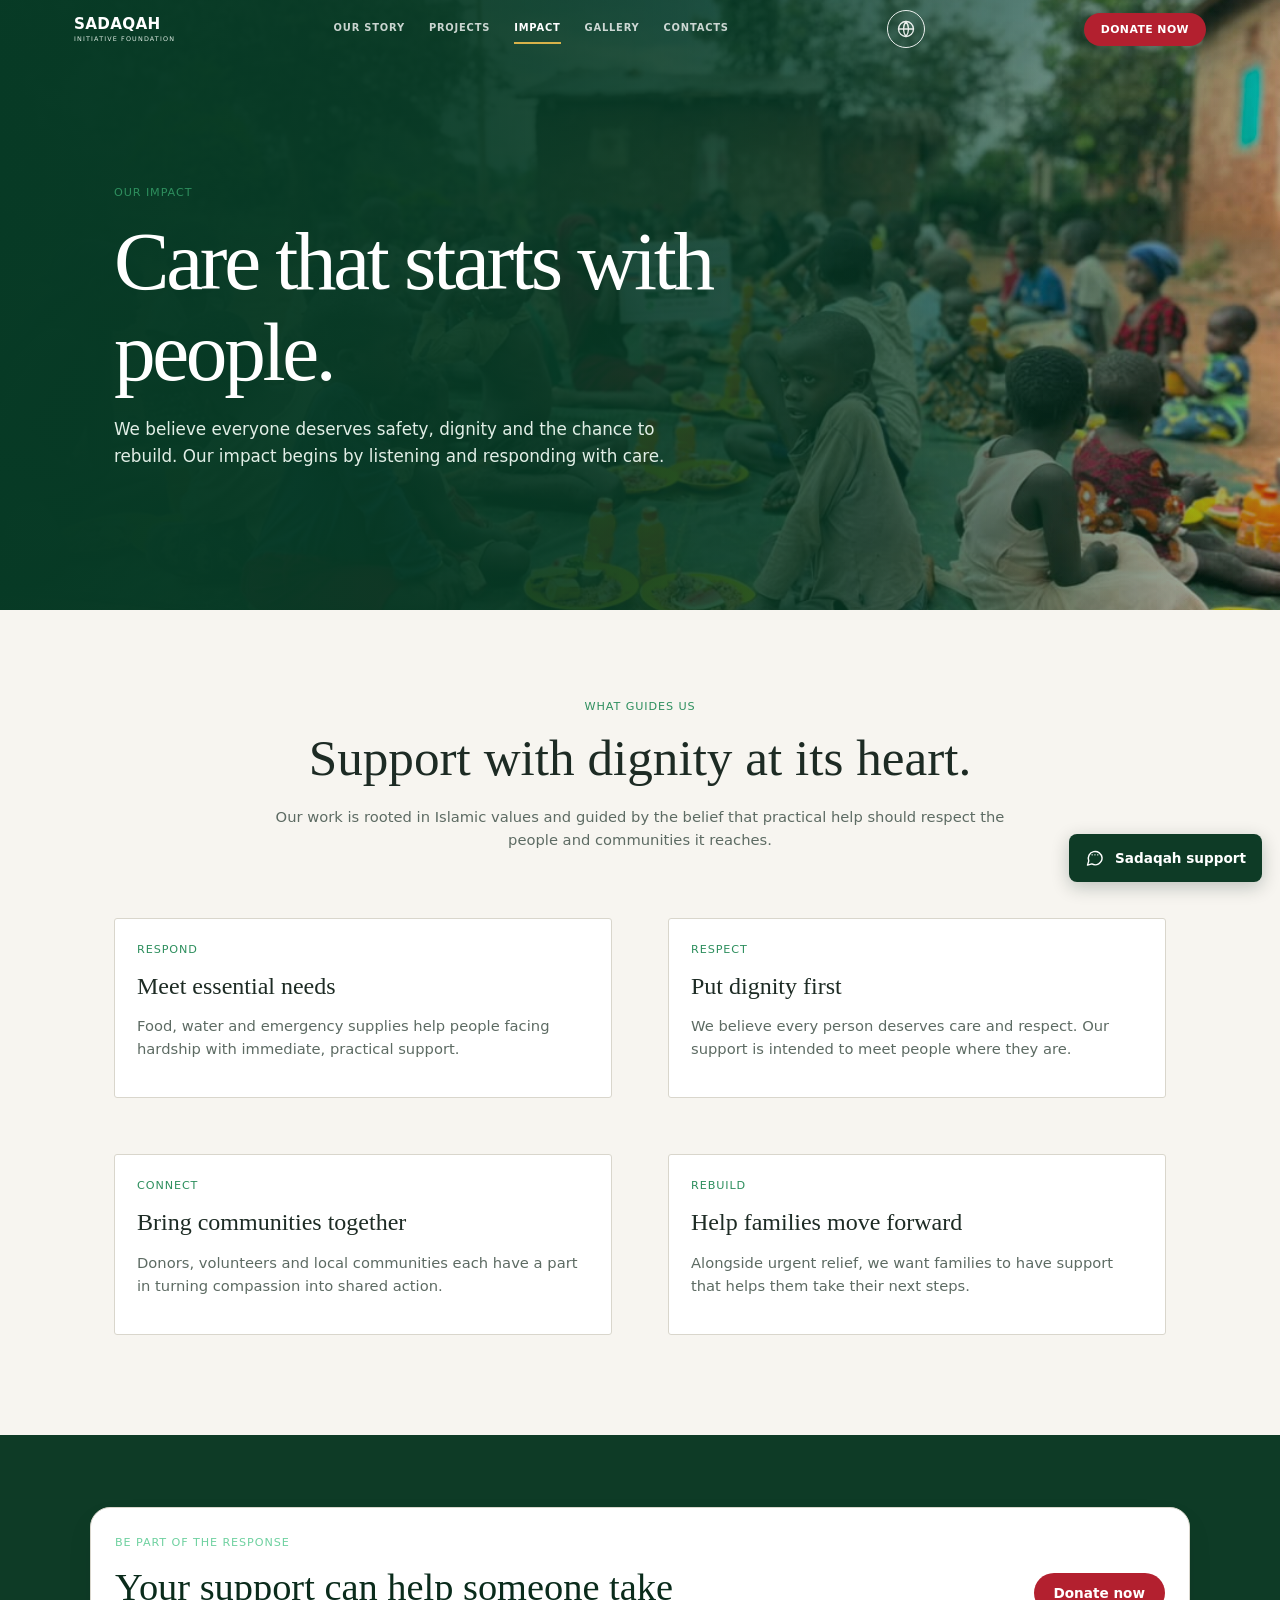
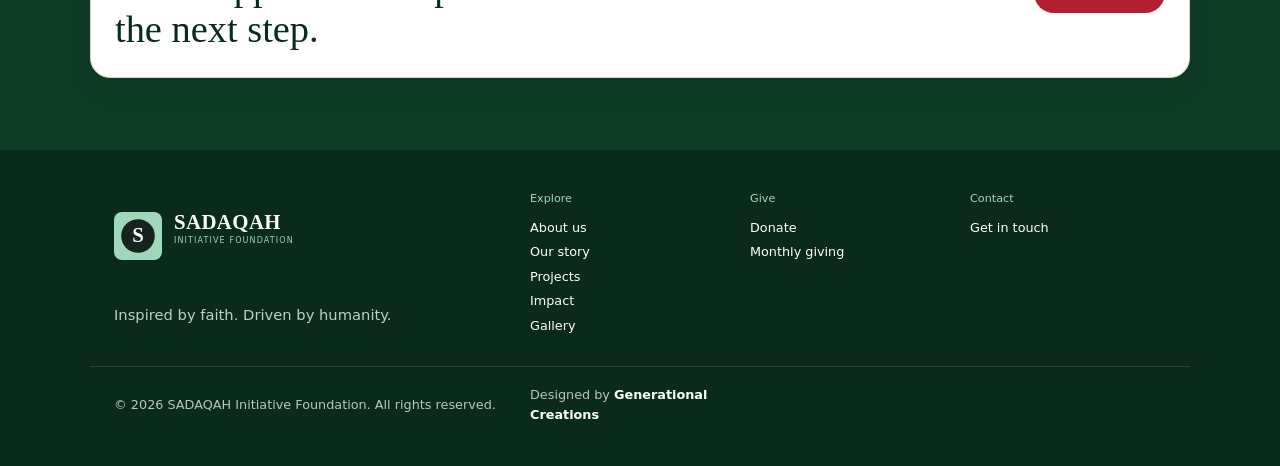
<file: impact.html>
<!doctype html>
<html lang="en">
  <head>
    <meta charset="utf-8" />
    <meta name="viewport" content="width=device-width, initial-scale=1, viewport-fit=cover" />
    <meta name="referrer" content="no-referrer" />
    <meta
      http-equiv="Content-Security-Policy"
      content="default-src 'none'; style-src 'self' 'unsafe-inline' https://fonts.googleapis.com; font-src 'self' https://fonts.gstatic.com; script-src 'self' https://cdn.gtranslate.net; connect-src https://translate.googleapis.com https://translate-pa.googleapis.com https://translate.google.com https://*.gtranslate.net; frame-src https://translate.google.com https://*.gtranslate.net; img-src 'self' data:; media-src 'self'; base-uri 'none'; form-action 'none'"
    />
    <title>Our Impact | SADAQAH Initiative Foundation</title>
    <link rel="preconnect" href="https://fonts.googleapis.com" />
    <link
      href="https://fonts.googleapis.com/css2?family=Lora:wght@500;600&family=Inter:wght@400;500;600&display=swap"
      rel="stylesheet"
    />
    <link rel="stylesheet" href="styles.css" />
  </head>
  <body>
    <header>
      <div class="wrap nav">
        <button class="menu-toggle" type="button" aria-label="Open menu" aria-expanded="false" aria-controls="primary-nav">
          <span></span><span></span><span></span>
        </button>
        <a class="logo" href="index.html#home">SADAQAH<small>INITIATIVE FOUNDATION</small></a>
        <nav id="primary-nav" class="links" aria-label="Main">
          <a href="story.html">OUR STORY</a>
          <a href="projects.html">PROJECTS</a>
          <a href="impact.html" aria-current="page">IMPACT</a>
          <a href="gallery.html">GALLERY</a>
          <a href="contact.html">CONTACTS</a>
        </nav>
        <div class="language-control">
          <button class="language-toggle" type="button" aria-label="Choose language" aria-expanded="false" aria-controls="language-popover">
            <svg viewBox="0 0 24 24" aria-hidden="true">
              <circle cx="12" cy="12" r="9"></circle>
              <path d="M3 12h18M12 3a15 15 0 0 1 0 18M12 3a15 15 0 0 0 0 18"></path>
            </svg>
          </button>
          <section class="language-popover" id="language-popover" aria-label="Language selection" hidden>
            <h2>Choose a language</h2>
            <div class="gtranslate_wrapper" aria-label="Available languages"></div>
          </section>
        </div>
        <a class="btn red" href="donate.html">Donate now</a>
      </div>
    </header>

    <main>
      <section class="story-hero">
        <div class="wrap story-hero-inner">
          <p class="eyebrow">OUR IMPACT</p>
          <h1>Care that starts with people.</h1>
          <p class="lead">
            We believe everyone deserves safety, dignity and the chance to
            rebuild. Our impact begins by listening and responding with care.
          </p>
        </div>
      </section>

      <section class="story-timeline-section">
        <div class="wrap">
          <div class="story-intro">
            <p class="eyebrow">WHAT GUIDES US</p>
            <h2 class="big">Support with dignity at its heart.</h2>
            <p class="muted">
              Our work is rooted in Islamic values and guided by the belief
              that practical help should respect the people and communities it reaches.
            </p>
          </div>

          <div class="two">
            <article class="card">
              <p class="eyebrow">RESPOND</p>
              <h2>Meet essential needs</h2>
              <p class="muted">
                Food, water and emergency supplies help people facing hardship
                with immediate, practical support.
              </p>
            </article>
            <article class="card">
              <p class="eyebrow">RESPECT</p>
              <h2>Put dignity first</h2>
              <p class="muted">
                We believe every person deserves care and respect. Our support
                is intended to meet people where they are.
              </p>
            </article>
            <article class="card">
              <p class="eyebrow">CONNECT</p>
              <h2>Bring communities together</h2>
              <p class="muted">
                Donors, volunteers and local communities each have a part in
                turning compassion into shared action.
              </p>
            </article>
            <article class="card">
              <p class="eyebrow">REBUILD</p>
              <h2>Help families move forward</h2>
              <p class="muted">
                Alongside urgent relief, we want families to have support that
                helps them take their next steps.
              </p>
            </article>
          </div>
        </div>
      </section>

      <section class="dark cta-section">
        <div class="wrap cta-box">
          <div>
            <p class="eyebrow">BE PART OF THE RESPONSE</p>
            <h2>Your support can help someone take the next step.</h2>
          </div>
          <a class="btn red" href="donate.html">Donate now</a>
        </div>
      </section>
    </main>

    <footer class="dark">
      <div class="wrap">
        <div class="footer-brand">
          <img class="footer-logo" src="images/sadaqah-logo-placeholder.svg" alt="SADAQAH logo" />
          <span class="logo">SADAQAH<small>INITIATIVE FOUNDATION</small></span>
          <p class="muted">Inspired by faith. Driven by humanity.</p>
        </div>
        <div>
          <h4>Explore</h4>
          <a href="about.html">About us</a>
          <a href="story.html">Our story</a>
          <a href="projects.html">Projects</a>
          <a href="impact.html">Impact</a>
          <a href="gallery.html">Gallery</a>
        </div>
        <div>
          <h4>Give</h4>
          <a href="donate.html">Donate</a>
          <a href="donate.html">Monthly giving</a>
        </div>
        <div>
          <h4>Contact</h4>
          <a href="contact.html">Get in touch</a>
        </div>
      </div>
      <div class="wrap footer-bottom">
        <p>&copy; 2026 SADAQAH Initiative Foundation. All rights reserved.</p>
        <p>Designed by <strong>Generational Creations</strong></p>
      </div>
    </footer>

    <div class="support-widget">
      <div class="support-options" id="support-options" aria-label="Contact SADAQAH support" hidden>
        <a
          class="support-option"
          href="https://wa.me/254704437653?text=Hello%20SADAQAH%20Support%20Team%2C%0A%0AI%20need%20assistance.%20Could%20you%20please%20help%20me%3F"
          target="_blank"
          rel="noopener noreferrer"
        >
          <svg viewBox="0 0 24 24" aria-hidden="true">
            <path d="M20.5 11.8a8.3 8.3 0 0 1-12.3 7.3L3 20.5l1.5-5a8.3 8.3 0 1 1 16-3.7Z"></path>
            <path d="M8.5 8.2c.2-.5.4-.5.7-.5h.5c.2 0 .4.1.5.4l.7 1.7c.1.2.1.4 0 .6l-.5.7c-.2.2-.2.4 0 .6.4.7 1 1.3 1.7 1.7.2.1.4.1.6-.1l.7-.8c.2-.2.4-.2.7-.1l1.6.8c.3.1.4.3.4.5 0 .3-.2 1.2-.8 1.6-.5.4-1.1.6-1.8.4-1-.2-2.2-.8-3.4-1.9-1.4-1.2-2.3-2.7-2.5-3.7-.2-.9.1-1.5.4-1.9Z"></path>
          </svg>
          <span>WhatsApp support</span>
        </a>
        <a
          class="support-option"
          href="mailto:sadaqahinitiativefoundation@gmail.com?subject=Support%20request&amp;body=Hello%20SADAQAH%20Support%20Team%2C%0D%0A%0D%0AI%20need%20assistance.%20Could%20you%20please%20help%20me%3F"
        >
          <svg viewBox="0 0 24 24" aria-hidden="true">
            <rect x="3" y="5" width="18" height="14" rx="2"></rect>
            <path d="m4 7 8 6 8-6"></path>
          </svg>
          <span>Email support</span>
        </a>
      </div>
      <button
        class="support-toggle"
        type="button"
        aria-controls="support-options"
        aria-expanded="false"
      >
        <svg viewBox="0 0 24 24" aria-hidden="true">
          <path d="M20.5 11.8a8.3 8.3 0 0 1-12.3 7.3L3 20.5l1.5-5a8.3 8.3 0 1 1 16-3.7Z"></path>
          <path d="M8.5 8.2h.1m3.3 0h.1m3.3 0h.1"></path>
        </svg>
        <span>Sadaqah support</span>
      </button>
    </div>

    <script src="language.js"></script>
    <script src="script.js"></script>
  </body>
</html>
</file>
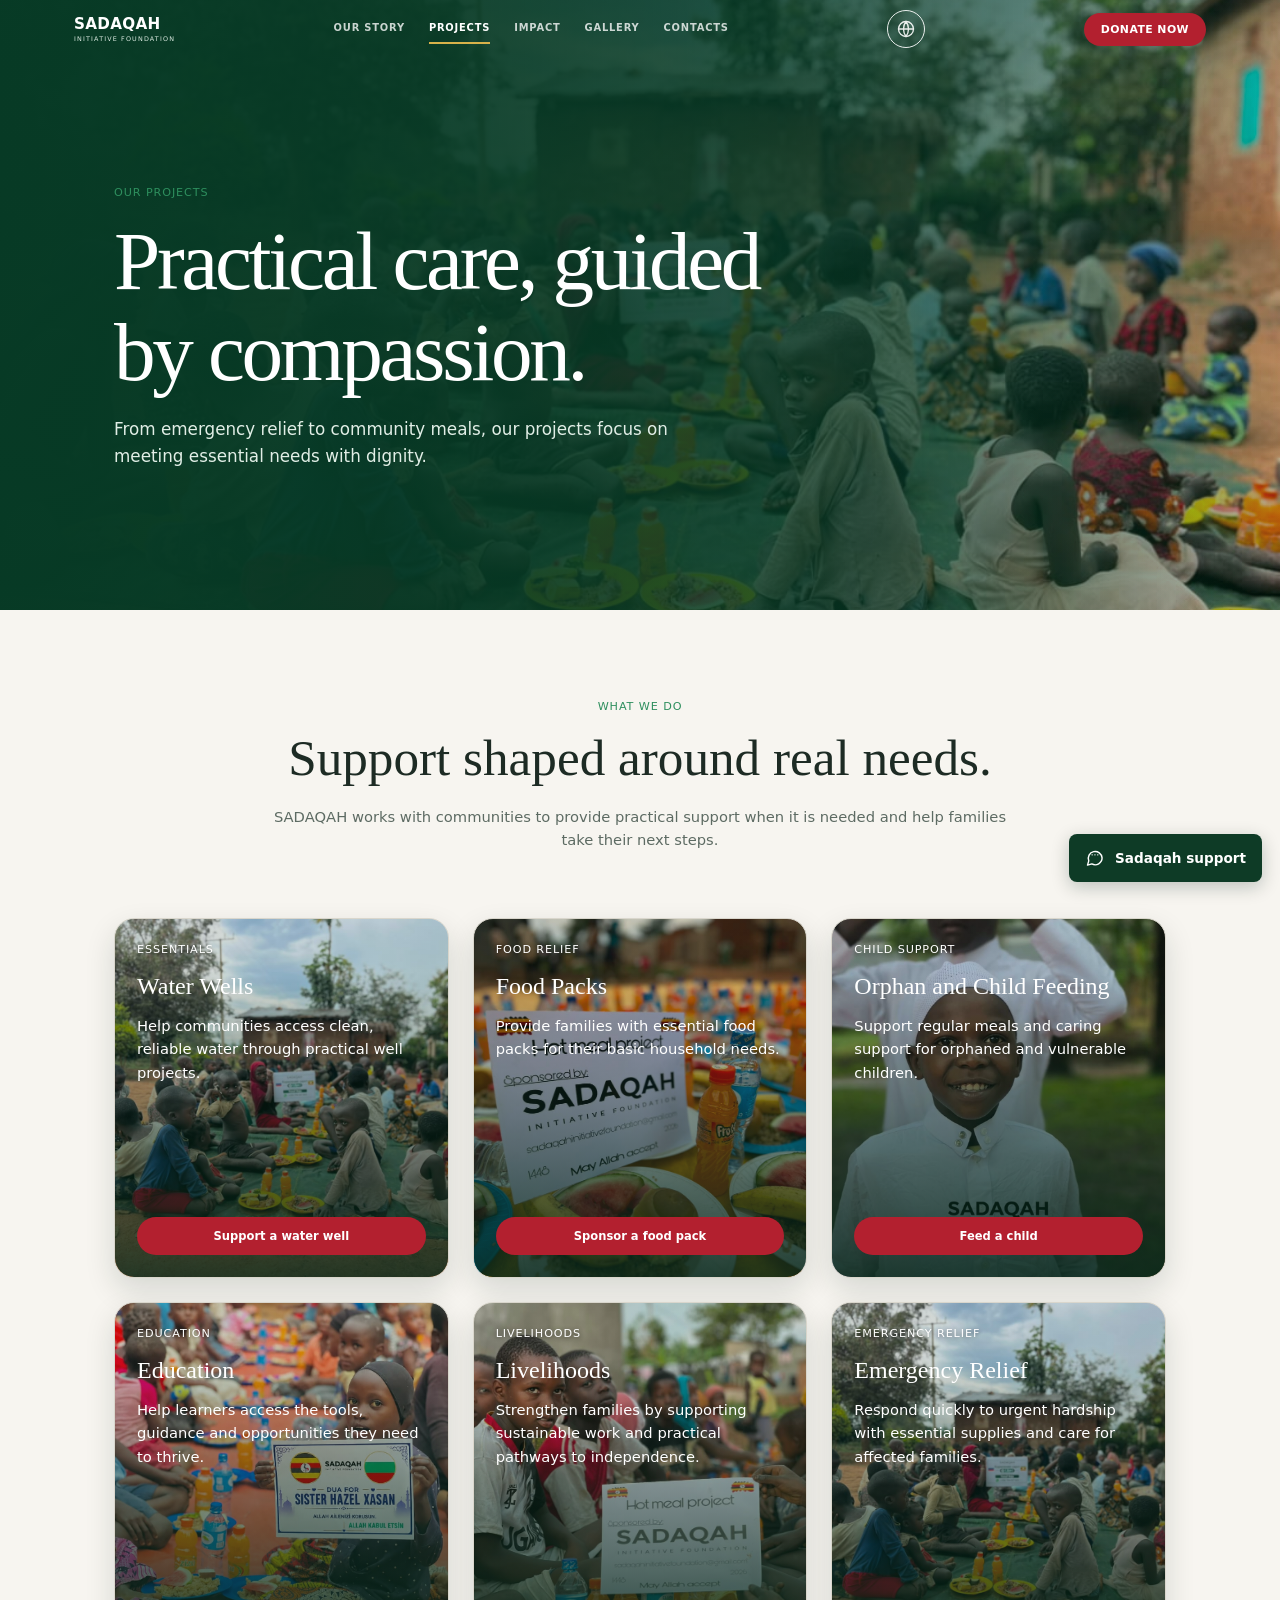
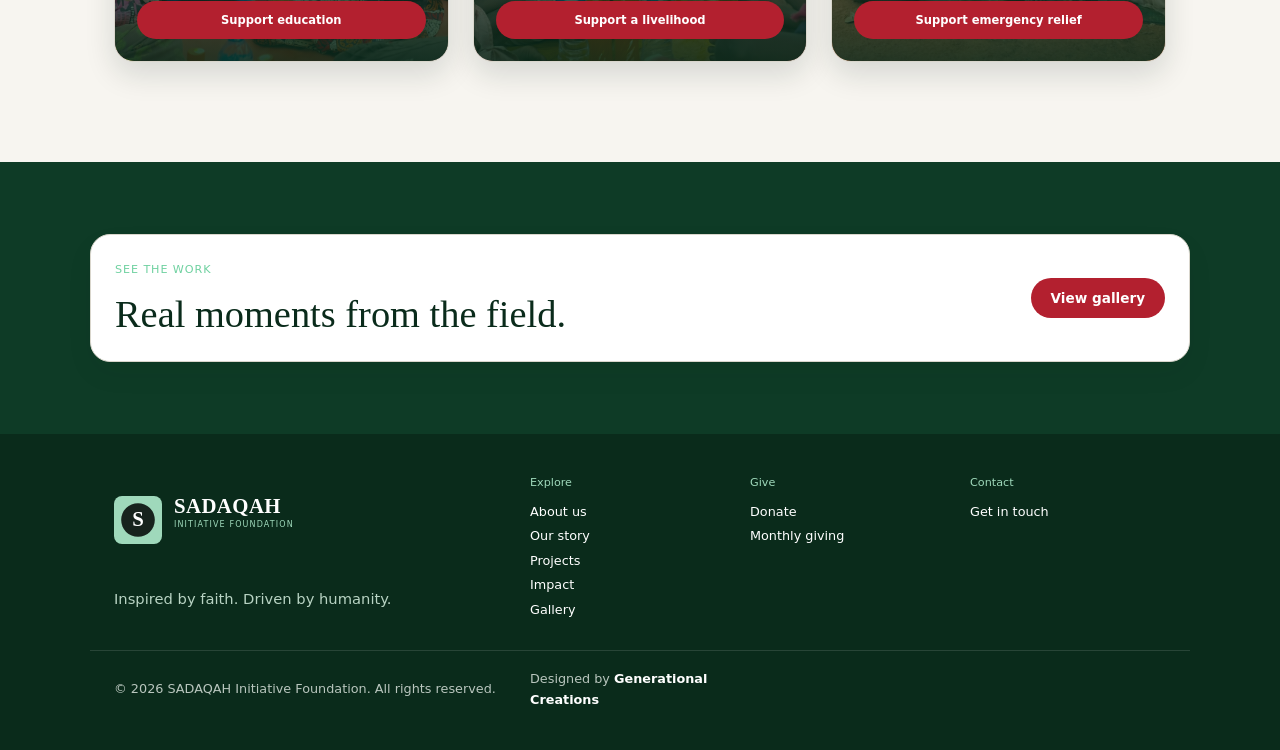
<file: projects.html>
<!doctype html>
<html lang="en">
  <head>
    <meta charset="utf-8" />
    <meta name="viewport" content="width=device-width, initial-scale=1, viewport-fit=cover" />
    <meta name="referrer" content="no-referrer" />
    <meta
      http-equiv="Content-Security-Policy"
      content="default-src 'none'; style-src 'self' 'unsafe-inline' https://fonts.googleapis.com; font-src 'self' https://fonts.gstatic.com; script-src 'self' https://cdn.gtranslate.net; connect-src https://translate.googleapis.com https://translate-pa.googleapis.com https://translate.google.com https://*.gtranslate.net; frame-src https://translate.google.com https://*.gtranslate.net; img-src 'self' data:; media-src 'self'; base-uri 'none'; form-action 'none'"
    />
    <title>Our Projects | SADAQAH Initiative Foundation</title>
    <link rel="preconnect" href="https://fonts.googleapis.com" />
    <link
      href="https://fonts.googleapis.com/css2?family=Lora:wght@500;600&family=Inter:wght@400;500;600&display=swap"
      rel="stylesheet"
    />
    <link rel="stylesheet" href="styles.css" />
  </head>
  <body>
    <header>
      <div class="wrap nav">
        <button class="menu-toggle" type="button" aria-label="Open menu" aria-expanded="false" aria-controls="primary-nav">
          <span></span><span></span><span></span>
        </button>
        <a class="logo" href="index.html#home">SADAQAH<small>INITIATIVE FOUNDATION</small></a>
        <nav id="primary-nav" class="links" aria-label="Main">
          <a href="story.html">OUR STORY</a>
          <a href="projects.html" aria-current="page">PROJECTS</a>
          <a href="impact.html">IMPACT</a>
          <a href="gallery.html">GALLERY</a>
          <a href="contact.html">CONTACTS</a>
        </nav>
        <div class="language-control">
          <button class="language-toggle" type="button" aria-label="Choose language" aria-expanded="false" aria-controls="language-popover">
            <svg viewBox="0 0 24 24" aria-hidden="true">
              <circle cx="12" cy="12" r="9"></circle>
              <path d="M3 12h18M12 3a15 15 0 0 1 0 18M12 3a15 15 0 0 0 0 18"></path>
            </svg>
          </button>
          <section class="language-popover" id="language-popover" aria-label="Language selection" hidden>
            <h2>Choose a language</h2>
            <div class="gtranslate_wrapper" aria-label="Available languages"></div>
          </section>
        </div>
        <a class="btn red" href="donate.html">Donate now</a>
      </div>
    </header>

    <main>
      <section class="story-hero">
        <div class="wrap story-hero-inner">
          <p class="eyebrow">OUR PROJECTS</p>
          <h1>Practical care, guided by compassion.</h1>
          <p class="lead">
            From emergency relief to community meals, our projects focus on
            meeting essential needs with dignity.
          </p>
        </div>
      </section>

      <section class="story-timeline-section">
        <div class="wrap">
          <div class="story-intro">
            <p class="eyebrow">WHAT WE DO</p>
            <h2 class="big">Support shaped around real needs.</h2>
            <p class="muted">
              SADAQAH works with communities to provide practical support when
              it is needed and help families take their next steps.
            </p>
          </div>

          <div class="projects-grid">
            <article class="card project-water">
              <p class="eyebrow">ESSENTIALS</p>
              <h2>Water Wells</h2>
              <p class="muted">
                Help communities access clean, reliable water through practical
                well projects.
              </p>
              <a class="btn red" href="donate.html?program=Water%20Wells#monthly-gift-form">Support a water well</a>
            </article>
            <article class="card project-food">
              <p class="eyebrow">FOOD RELIEF</p>
              <h2>Food Packs</h2>
              <p class="muted">
                Provide families with essential food packs for their basic
                household needs.
              </p>
              <a class="btn red" href="donate.html?program=Food%20Packs#monthly-gift-form">Sponsor a food pack</a>
            </article>
            <article class="card project-child">
              <p class="eyebrow">CHILD SUPPORT</p>
              <h2>Orphan and Child Feeding</h2>
              <p class="muted">
                Support regular meals and caring support for orphaned and
                vulnerable children.
              </p>
              <a class="btn red" href="donate.html?program=Orphan%20and%20Child%20Feeding#monthly-gift-form">Feed a child</a>
            </article>
            <article class="card project-education">
              <p class="eyebrow">EDUCATION</p>
              <h2>Education</h2>
              <p class="muted">
                Help learners access the tools, guidance and opportunities they
                need to thrive.
              </p>
              <a class="btn red" href="donate.html?program=Education#monthly-gift-form">Support education</a>
            </article>
            <article class="card project-livelihoods">
              <p class="eyebrow">LIVELIHOODS</p>
              <h2>Livelihoods</h2>
              <p class="muted">
                Strengthen families by supporting sustainable work and practical
                pathways to independence.
              </p>
              <a class="btn red" href="donate.html?program=Livelihoods#monthly-gift-form">Support a livelihood</a>
            </article>
            <article class="card project-relief">
              <p class="eyebrow">EMERGENCY RELIEF</p>
              <h2>Emergency Relief</h2>
              <p class="muted">
                Respond quickly to urgent hardship with essential supplies and
                care for affected families.
              </p>
              <a class="btn red" href="donate.html?program=Emergency%20Relief#monthly-gift-form">Support emergency relief</a>
            </article>
          </div>
        </div>
      </section>

      <section class="dark cta-section">
        <div class="wrap cta-box">
          <div>
            <p class="eyebrow">SEE THE WORK</p>
            <h2>Real moments from the field.</h2>
          </div>
          <a class="btn red" href="gallery.html">View gallery</a>
        </div>
      </section>
    </main>

    <footer class="dark">
      <div class="wrap">
        <div class="footer-brand">
          <img class="footer-logo" src="images/sadaqah-logo-placeholder.svg" alt="SADAQAH logo" />
          <span class="logo">SADAQAH<small>INITIATIVE FOUNDATION</small></span>
          <p class="muted">Inspired by faith. Driven by humanity.</p>
        </div>
        <div>
          <h4>Explore</h4>
          <a href="about.html">About us</a>
          <a href="story.html">Our story</a>
          <a href="projects.html">Projects</a>
          <a href="impact.html">Impact</a>
          <a href="gallery.html">Gallery</a>
        </div>
        <div>
          <h4>Give</h4>
          <a href="donate.html">Donate</a>
          <a href="donate.html">Monthly giving</a>
        </div>
        <div>
          <h4>Contact</h4>
          <a href="contact.html">Get in touch</a>
        </div>
      </div>
      <div class="wrap footer-bottom">
        <p>&copy; 2026 SADAQAH Initiative Foundation. All rights reserved.</p>
        <p>Designed by <strong>Generational Creations</strong></p>
      </div>
    </footer>

    <div class="support-widget">
      <div class="support-options" id="support-options" aria-label="Contact SADAQAH support" hidden>
        <a
          class="support-option"
          href="https://wa.me/254704437653?text=Hello%20SADAQAH%20Support%20Team%2C%0A%0AI%20need%20assistance.%20Could%20you%20please%20help%20me%3F"
          target="_blank"
          rel="noopener noreferrer"
        >
          <svg viewBox="0 0 24 24" aria-hidden="true">
            <path d="M20.5 11.8a8.3 8.3 0 0 1-12.3 7.3L3 20.5l1.5-5a8.3 8.3 0 1 1 16-3.7Z"></path>
            <path d="M8.5 8.2c.2-.5.4-.5.7-.5h.5c.2 0 .4.1.5.4l.7 1.7c.1.2.1.4 0 .6l-.5.7c-.2.2-.2.4 0 .6.4.7 1 1.3 1.7 1.7.2.1.4.1.6-.1l.7-.8c.2-.2.4-.2.7-.1l1.6.8c.3.1.4.3.4.5 0 .3-.2 1.2-.8 1.6-.5.4-1.1.6-1.8.4-1-.2-2.2-.8-3.4-1.9-1.4-1.2-2.3-2.7-2.5-3.7-.2-.9.1-1.5.4-1.9Z"></path>
          </svg>
          <span>WhatsApp support</span>
        </a>
        <a
          class="support-option"
          href="mailto:sadaqahinitiativefoundation@gmail.com?subject=Support%20request&amp;body=Hello%20SADAQAH%20Support%20Team%2C%0D%0A%0D%0AI%20need%20assistance.%20Could%20you%20please%20help%20me%3F"
        >
          <svg viewBox="0 0 24 24" aria-hidden="true">
            <rect x="3" y="5" width="18" height="14" rx="2"></rect>
            <path d="m4 7 8 6 8-6"></path>
          </svg>
          <span>Email support</span>
        </a>
      </div>
      <button
        class="support-toggle"
        type="button"
        aria-controls="support-options"
        aria-expanded="false"
      >
        <svg viewBox="0 0 24 24" aria-hidden="true">
          <path d="M20.5 11.8a8.3 8.3 0 0 1-12.3 7.3L3 20.5l1.5-5a8.3 8.3 0 1 1 16-3.7Z"></path>
          <path d="M8.5 8.2h.1m3.3 0h.1m3.3 0h.1"></path>
        </svg>
        <span>Sadaqah support</span>
      </button>
    </div>

    <script src="language.js"></script>
    <script src="script.js"></script>
  </body>
</html>
</file>
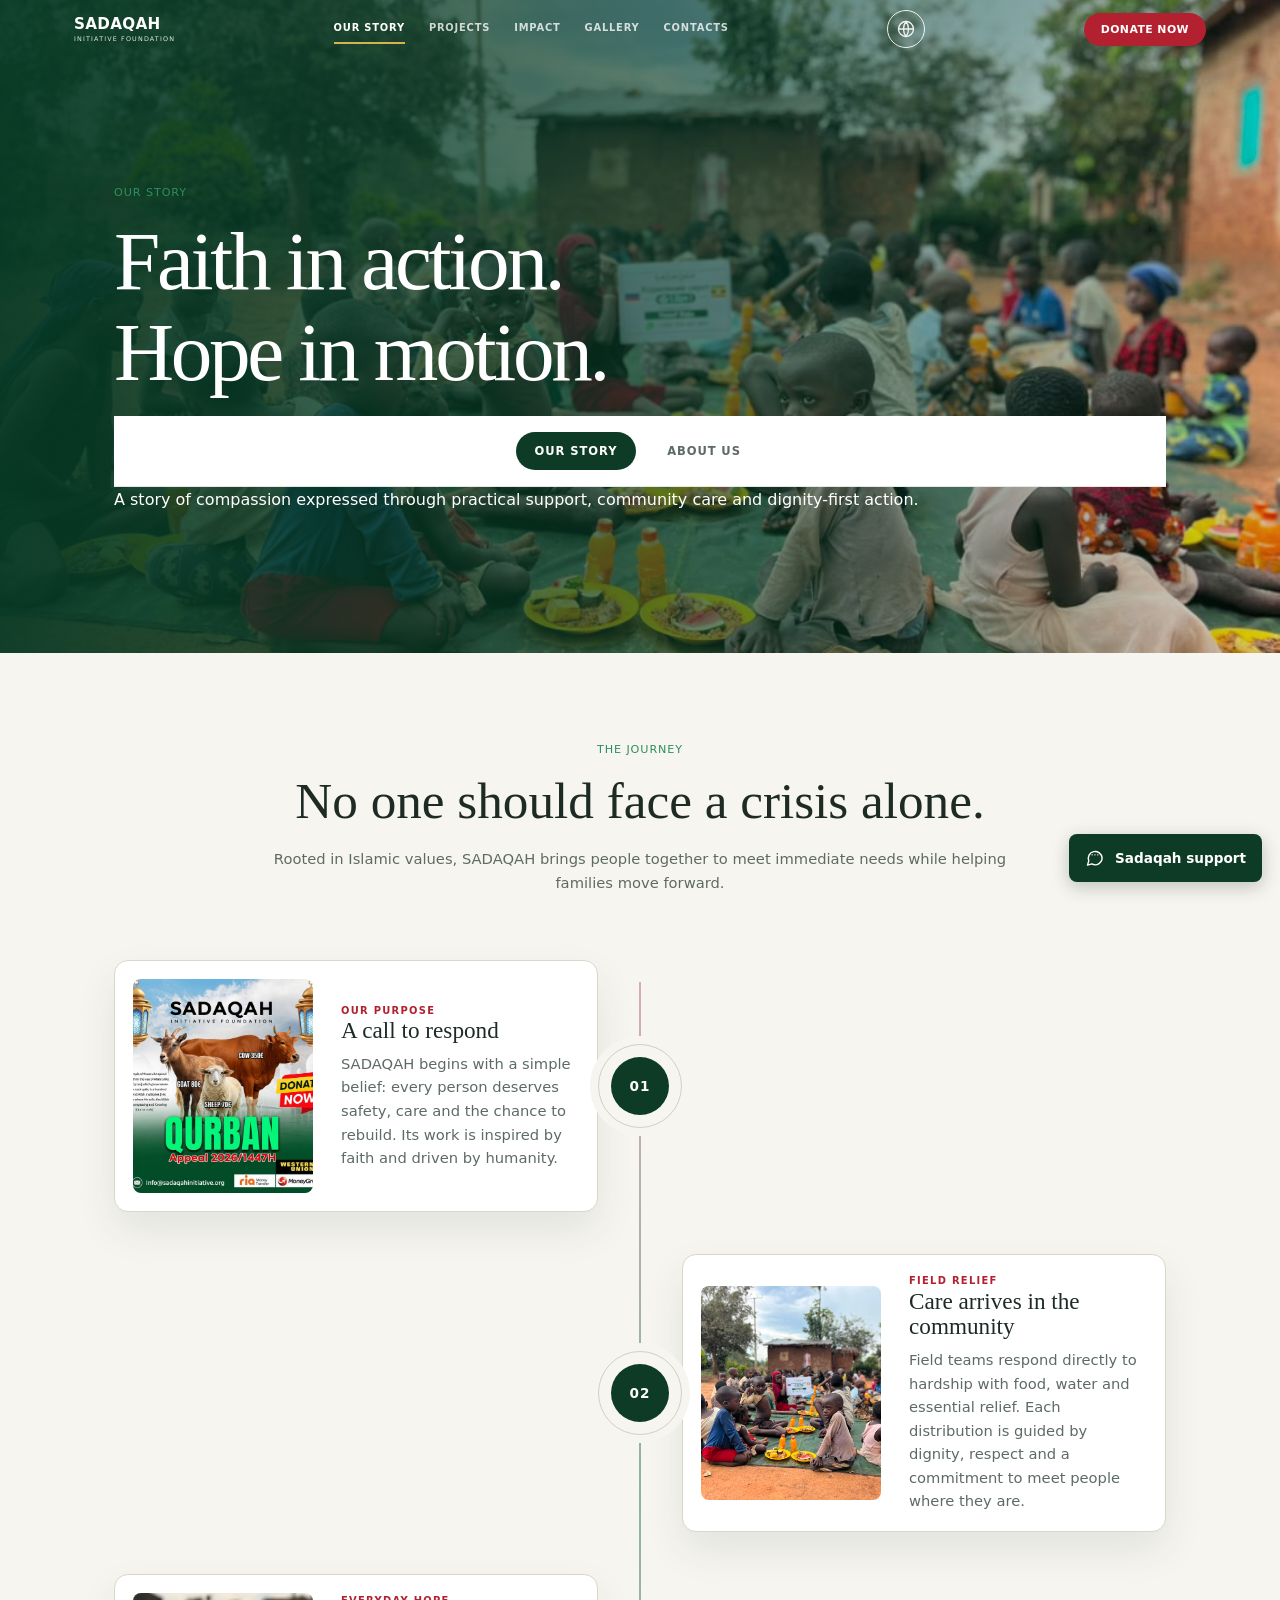
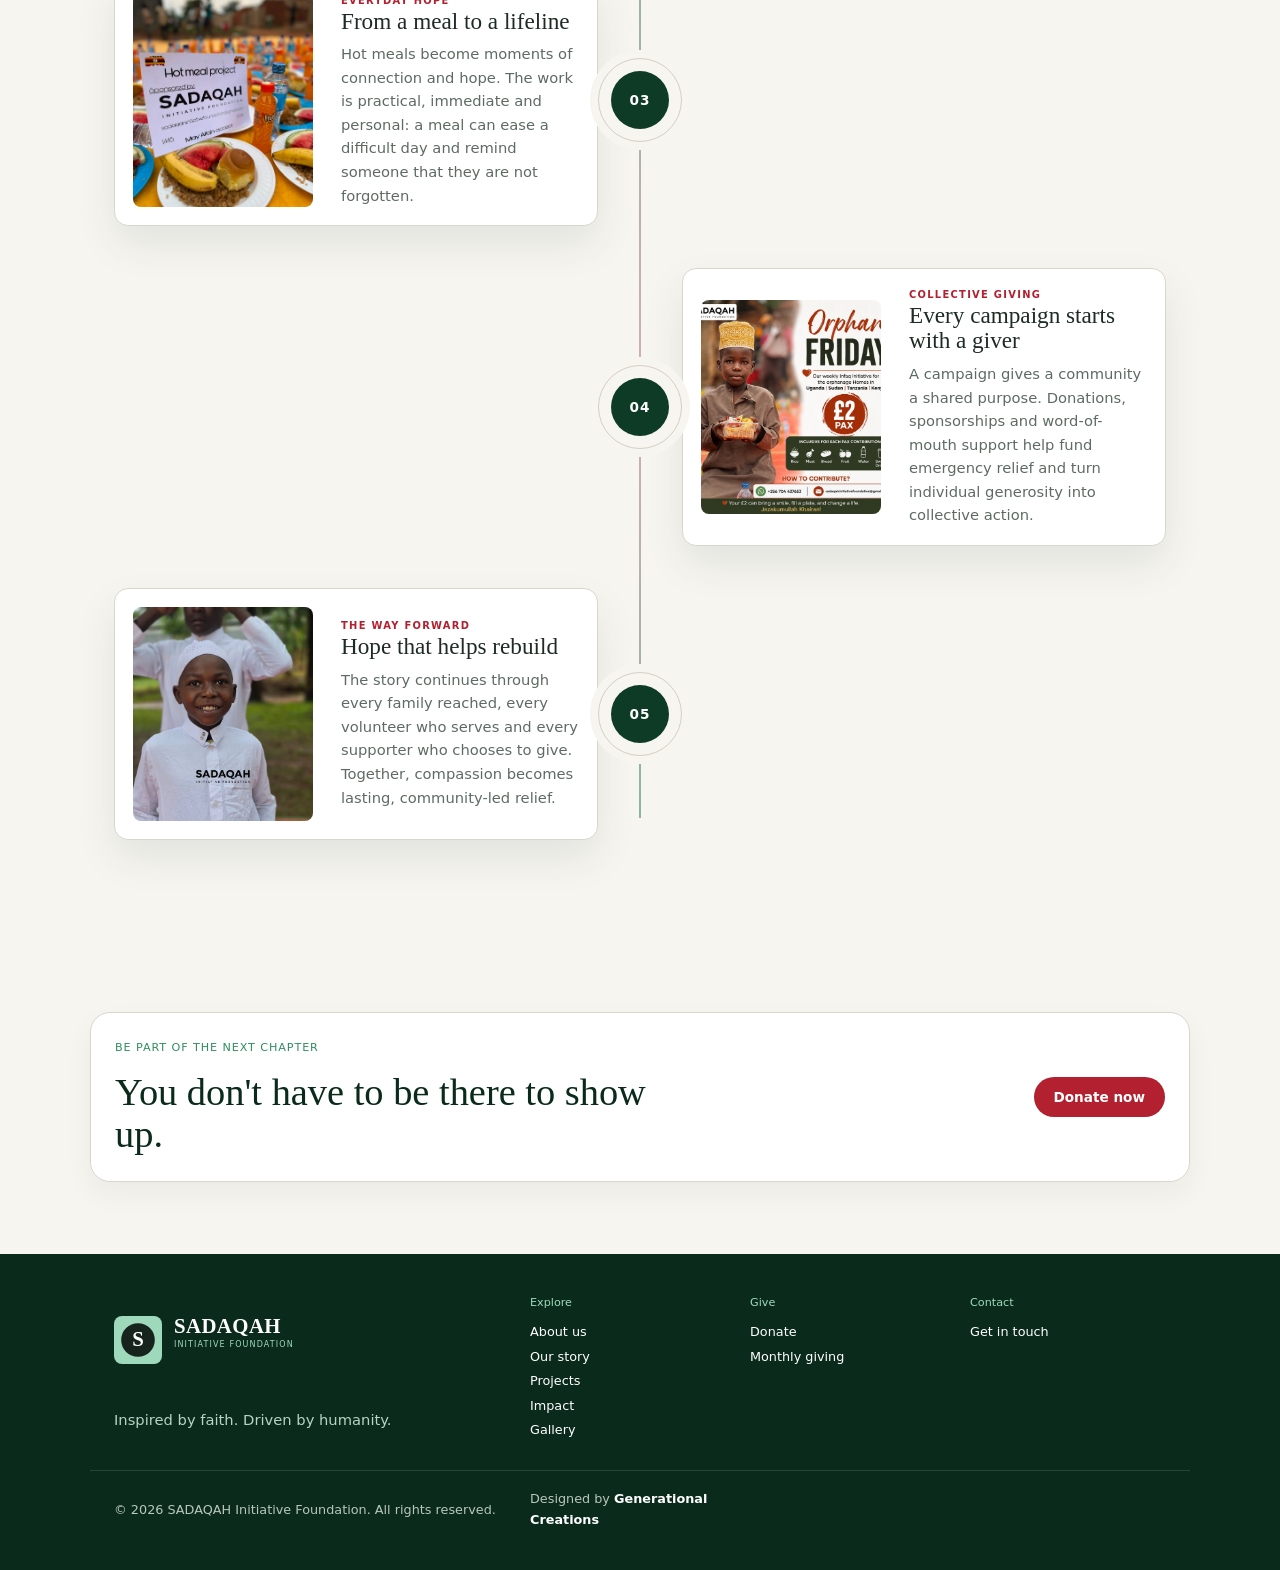
<file: story.html>
<!doctype html>
<html lang="en">
  <head>
    <meta charset="utf-8" />
    <meta name="viewport" content="width=device-width, initial-scale=1, viewport-fit=cover" />
    <meta name="referrer" content="no-referrer" />
    <meta
      http-equiv="Content-Security-Policy"
      content="default-src 'none'; style-src 'self' 'unsafe-inline' https://fonts.googleapis.com; font-src 'self' https://fonts.gstatic.com; script-src 'self' 'unsafe-inline' https://cdn.gtranslate.net; connect-src https://translate.googleapis.com https://translate-pa.googleapis.com https://translate.google.com https://*.gtranslate.net; frame-src https://translate.google.com https://*.gtranslate.net; img-src 'self' data:; base-uri 'none'; form-action 'none'"
    />
    <title>Our Story | SADAQAH Initiative Foundation</title>
    <link rel="preconnect" href="https://fonts.googleapis.com" />
    <link
      href="https://fonts.googleapis.com/css2?family=Lora:wght@500;600&family=Inter:wght@400;500;600&display=swap"
      rel="stylesheet"
    />
    <link rel="stylesheet" href="styles.css" />
  </head>
  <body class="story-page">
    <header>
      <div class="wrap nav">
        <button class="menu-toggle" type="button" aria-label="Open menu" aria-expanded="false" aria-controls="primary-nav">
          <span></span><span></span><span></span>
        </button>
        <a class="logo" href="index.html#home">SADAQAH<small>INITIATIVE FOUNDATION</small></a>
        <nav id="primary-nav" class="links" aria-label="Main">
          <a href="story.html" aria-current="page">OUR STORY</a>
          <a href="projects.html">PROJECTS</a>
          <a href="impact.html">IMPACT</a>
          <a href="gallery.html">GALLERY</a>
          <a href="contact.html">CONTACTS</a>
        </nav>
        <div class="language-control">
          <button class="language-toggle" type="button" aria-label="Choose language" aria-expanded="false" aria-controls="language-popover">
            <svg viewBox="0 0 24 24" aria-hidden="true">
              <circle cx="12" cy="12" r="9"></circle>
              <path d="M3 12h18M12 3a15 15 0 0 1 0 18M12 3a15 15 0 0 0 0 18"></path>
            </svg>
          </button>
          <section class="language-popover" id="language-popover" aria-label="Language selection" hidden>
            <h2>Choose a language</h2>
            <div class="gtranslate_wrapper" aria-label="Available languages"></div>
          </section>
        </div>
        <a class="btn red" href="donate.html">Donate now</a>
      </div>
    </header>

    

    <main>
      <section class="story-hero">
        <div class="story-hero-slides" aria-hidden="true">
          <div class="story-hero-slide"></div>
          <div class="story-hero-slide"></div>
        </div>
        <div class="wrap story-hero-inner">
          <p class="eyebrow">OUR STORY</p>
          <h1>Faith in action.<br />Hope in motion.</h1>
          <p class="lead">

            <nav class="story-tabs" aria-label="Story pages">
        <a href="story.html" aria-current="page">Our Story</a>
        <a href="about.html">About Us</a>
      </nav>
            A story of compassion expressed through practical support,
            community care and dignity-first action.
          </p>
        </div>
      </section>

      

      <section class="story-timeline-section">
        <div class="wrap">
          <div class="story-intro">
            <p class="eyebrow">THE JOURNEY</p>
            <h2 class="big">No one should face a crisis alone.</h2>
            <p class="muted">
              Rooted in Islamic values, SADAQAH brings people together to meet
              immediate needs while helping families move forward.
            </p>
          </div>

          <!-- Chapters alternate on desktop and stack naturally on smaller screens. -->
          <ol class="timeline" aria-label="SADAQAH story timeline">
            <li class="timeline-item">
              <div class="timeline-marker" aria-hidden="true"><span>01</span></div>
              <article class="timeline-card">
                <img src="images/posters/IMG-20261114-WA0176.jpg" alt="SADAQAH 2026 Qurbani Appeal poster" loading="lazy" />
                <div>
                  <p class="timeline-kicker">OUR PURPOSE</p>
                  <h2>A call to respond</h2>
                  <p>
                    SADAQAH begins with a simple belief: every person deserves
                    safety, care and the chance to rebuild. Its work is inspired
                    by faith and driven by humanity.
                  </p>
                </div>
              </article>
            </li>

            <li class="timeline-item">
              <div class="timeline-marker" aria-hidden="true"><span>02</span></div>
              <article class="timeline-card">
                <img src="images/IMG-20261114-WA0152.jpg" alt="Community members receiving SADAQAH support" loading="lazy" />
                <div>
                  <p class="timeline-kicker">FIELD RELIEF</p>
                  <h2>Care arrives in the community</h2>
                  <p>
                    Field teams respond directly to hardship with food, water
                    and essential relief. Each distribution is guided by dignity,
                    respect and a commitment to meet people where they are.
                  </p>
                </div>
              </article>
            </li>

            <li class="timeline-item">
              <div class="timeline-marker" aria-hidden="true"><span>03</span></div>
              <article class="timeline-card">
                <img src="images/IMG-20261114-WA0137.jpg" alt="Community meal being shared" loading="lazy" />
                <div>
                  <p class="timeline-kicker">EVERYDAY HOPE</p>
                  <h2>From a meal to a lifeline</h2>
                  <p>
                    Hot meals become moments of connection and hope. The work is
                    practical, immediate and personal: a meal can ease a difficult
                    day and remind someone that they are not forgotten.
                  </p>
                </div>
              </article>
            </li>

            <li class="timeline-item">
              <div class="timeline-marker" aria-hidden="true"><span>04</span></div>
              <article class="timeline-card">
                <img src="images/posters/IMG-20261114-WA0187.jpg" alt="SADAQAH campaign poster" loading="lazy" />
                <div>
                  <p class="timeline-kicker">COLLECTIVE GIVING</p>
                  <h2>Every campaign starts with a giver</h2>
                  <p>
                    A campaign gives a community a shared purpose. Donations,
                    sponsorships and word-of-mouth support help fund emergency
                    relief and turn individual generosity into collective action.
                  </p>
                </div>
              </article>
            </li>

            <li class="timeline-item">
              <div class="timeline-marker" aria-hidden="true"><span>05</span></div>
              <article class="timeline-card">
                <img src="images/IMG-20261114-WA0128.jpg" alt="Community impact from the field" loading="lazy" />
                <div>
                  <p class="timeline-kicker">THE WAY FORWARD</p>
                  <h2>Hope that helps rebuild</h2>
                  <p>
                    The story continues through every family reached, every
                    volunteer who serves and every supporter who chooses to give.
                    Together, compassion becomes lasting, community-led relief.
                  </p>
                </div>
              </article>
            </li>
          </ol>
        </div>
      </section>

      <section class="cta-section">
        <div class="wrap cta-box">
          <div>
            <p class="eyebrow">BE PART OF THE NEXT CHAPTER</p>
            <h2>You don't have to be there to show up.</h2>
          </div>
          <a class="btn red" href="donate.html">Donate now</a>
        </div>
      </section>
    </main>

    <footer class="dark">
      <div class="wrap">
        <div class="footer-brand">
          <img class="footer-logo" src="images/sadaqah-logo-placeholder.svg" alt="SADAQAH logo" />
          <span class="logo">SADAQAH<small>INITIATIVE FOUNDATION</small></span>
          <p class="muted">Inspired by faith. Driven by humanity.</p>
        </div>
        <div>
          <h4>Explore</h4>
          <a href="about.html">About us</a>
          <a href="story.html">Our story</a>
          <a href="projects.html">Projects</a>
          <a href="impact.html">Impact</a>
          <a href="gallery.html">Gallery</a>
        </div>
        <div>
          <h4>Give</h4>
          <a href="donate.html">Donate</a>
          <a href="donate.html">Monthly giving</a>
        </div>
        <div>
          <h4>Contact</h4>
          <a href="contact.html">Get in touch</a>
        </div>
      </div>
      <div class="wrap footer-bottom">
        <p>&copy; 2026 SADAQAH Initiative Foundation. All rights reserved.</p>
        <p>Designed by <strong>Generational Creations</strong></p>
      </div>
    </footer>

    <div class="support-widget">
      <div class="support-options" id="support-options" aria-label="Contact SADAQAH support" hidden>
        <a
          class="support-option"
          href="https://wa.me/254704437653?text=Hello%20SADAQAH%20Support%20Team%2C%0A%0AI%20need%20assistance.%20Could%20you%20please%20help%20me%3F"
          target="_blank"
          rel="noopener noreferrer"
        >
          <svg viewBox="0 0 24 24" aria-hidden="true">
            <path d="M20.5 11.8a8.3 8.3 0 0 1-12.3 7.3L3 20.5l1.5-5a8.3 8.3 0 1 1 16-3.7Z"></path>
            <path d="M8.5 8.2c.2-.5.4-.5.7-.5h.5c.2 0 .4.1.5.4l.7 1.7c.1.2.1.4 0 .6l-.5.7c-.2.2-.2.4 0 .6.4.7 1 1.3 1.7 1.7.2.1.4.1.6-.1l.7-.8c.2-.2.4-.2.7-.1l1.6.8c.3.1.4.3.4.5 0 .3-.2 1.2-.8 1.6-.5.4-1.1.6-1.8.4-1-.2-2.2-.8-3.4-1.9-1.4-1.2-2.3-2.7-2.5-3.7-.2-.9.1-1.5.4-1.9Z"></path>
          </svg>
          <span>WhatsApp support</span>
        </a>
        <a
          class="support-option"
          href="mailto:sadaqahinitiativefoundation@gmail.com?subject=Support%20request&amp;body=Hello%20SADAQAH%20Support%20Team%2C%0D%0A%0D%0AI%20need%20assistance.%20Could%20you%20please%20help%20me%3F"
        >
          <svg viewBox="0 0 24 24" aria-hidden="true">
            <rect x="3" y="5" width="18" height="14" rx="2"></rect>
            <path d="m4 7 8 6 8-6"></path>
          </svg>
          <span>Email support</span>
        </a>
      </div>
      <button
        class="support-toggle"
        type="button"
        aria-controls="support-options"
        aria-expanded="false"
      >
        <svg viewBox="0 0 24 24" aria-hidden="true">
          <path d="M20.5 11.8a8.3 8.3 0 0 1-12.3 7.3L3 20.5l1.5-5a8.3 8.3 0 1 1 16-3.7Z"></path>
          <path d="M8.5 8.2h.1m3.3 0h.1m3.3 0h.1"></path>
        </svg>
        <span>Sadaqah support</span>
      </button>
    </div>

    <script src="language.js"></script>
    <script src="script.js"></script>
  </body>
</html>
</file>
<file: styles.css>
:root {
  --g: #0e3b26;
  --g2: #0a2b1b;
  --k: #0a0a0a;
  --cream: #f7f5f0;
  --red: #b3202f;
  --ink: #1d2b24;
  --mut: #5d6b63;
  --gold: #d8b24a;
  --bg: var(--cream);
  --tx: var(--ink);
  --bx-tint: #fff;
  --bd: #d9d6cc;
  --serif: Lora, Georgia, serif;
  --sans: Inter, system-ui, sans-serif;
  box-sizing: border-box;
  padding-top: env(safe-area-inset-top, 0px);
  padding-bottom: env(safe-area-inset-bottom, 0px);
}
html {
  scroll-padding-top: env(safe-area-inset-top, 0px);
  scroll-behavior: smooth;
}
*,
*::before,
*::after {
  box-sizing: inherit;
}
body {
  margin: 0;
  font-family: var(--sans);
  background: var(--bg);
  color: var(--tx);
  line-height: 1.6;
}
h1,
h2,
h3 {
  font-family: var(--serif);
  font-weight: 500;
  margin: 0;
  line-height: 1.1;
}
a {
  color: inherit;
  text-decoration: none;
}
:focus-visible {
  outline: 3px solid var(--gold);
  outline-offset: 2px;
}
.wrap {
  max-width: 1100px;
  margin: 0 auto;
  padding: 0 24px;
}
.eyebrow {
  font-size: 0.7rem;
  letter-spacing: 0.08em;
  color: #2e8f5e;
  margin: 0 0 14px;
}
.dark .eyebrow {
  color: #6fd1a0;
}
.btn {
  display: inline-block;
  border: 0;
  border-radius: 999px;
  padding: 12px 20px;
  font: 600 0.85rem var(--sans);
  cursor: pointer;
}
.red {
  background: var(--red);
  color: #fff;
}
.line {
  border: 1px solid rgba(255, 255, 255, 0.5);
  color: #fff;
  background: transparent;
}
.dark {
  background: var(--g);
  color: #fff;
}
.dark.deeper {
  background: var(--g2);
}
/* nav */
header {
  background: rgba(255, 255, 255, 0);
  color: #fff;
  position: fixed;
  top: 0;
  left: 0;
  width: 100%;
  z-index: 5;
  border-bottom: 1px solid transparent;
  transition:
    background-color 0.25s ease,
    border-color 0.25s ease,
    box-shadow 0.25s ease,
    color 0.25s ease;
}
header.is-scrolled {
  background: #fff;
  color: #17231d;
  border-bottom-color: #e8e8e3;
  box-shadow: 0 4px 14px rgba(10, 35, 24, 0.12);
}
header:not(.is-scrolled) .nav .logo,
header:not(.is-scrolled) .links a {
  color: #fff;
}
header:not(.is-scrolled) .nav .logo small {
  color: #dcebe2;
}
header.is-scrolled .nav .logo,
header.is-scrolled .links a {
  color: #17231d;
}
header.is-scrolled .nav .logo small {
  color: #526158;
}
.nav {
  position: relative;
  display: flex;
  align-items: center;
  justify-content: space-between;
  height: 58px;
  max-width: 1180px;
}
.logo {
  font: 600 1.3rem var(--serif);
  letter-spacing: 0.02em;
  line-height: 1;
}
.logo small {
  display: block;
  font: 500 0.5rem var(--sans);
  letter-spacing: 0.14em;
  color: #9fd9bb;
  margin-top: 3px;
}
.nav .logo {
  font: 700 0.95rem var(--sans);
  letter-spacing: 0.02em;
  color: #17231d;
}
.nav .logo small {
  font: 500 0.4rem var(--sans);
  letter-spacing: 0.18em;
  color: #526158;
  margin-top: 2px;
}
.links {
  display: flex;
  gap: 24px;
  font-size: 0.62rem;
  letter-spacing: 0.08em;
  font-weight: 600;
}
.links a {
  opacity: 0.78;
  padding: 6px 0;
}
.links a[aria-current="page"] {
  opacity: 1;
  border-bottom: 2px solid var(--gold);
}
.nav > .btn {
  font-size: 0.68rem;
  padding: 10px 17px;
  text-transform: uppercase;
  letter-spacing: 0.04em;
}
.language-control {
  position: relative;
  flex: none;
}
.language-toggle {
  display: grid;
  width: 38px;
  height: 38px;
  place-items: center;
  padding: 0;
  border: 1px solid currentColor;
  border-radius: 50%;
  background: transparent;
  color: inherit;
  cursor: pointer;
  opacity: 0.9;
}
.language-toggle:hover {
  opacity: 1;
}
.language-toggle svg {
  width: 20px;
  height: 20px;
  fill: none;
  stroke: currentColor;
  stroke-linecap: round;
  stroke-linejoin: round;
  stroke-width: 1.6;
}
.language-popover {
  position: absolute;
  top: calc(100% + 12px);
  inset-inline-end: 0;
  z-index: 8;
  display: grid;
  width: 220px;
  max-height: 70vh;
  overflow-y: auto;
  gap: 4px;
  padding: 12px;
  border: 1px solid #e8e8e3;
  border-radius: 8px;
  background: #fff;
  color: #17231d;
  box-shadow: 0 10px 24px rgba(10, 35, 24, 0.18);
}
.language-popover[hidden] {
  display: none;
}
.language-popover h2 {
  margin: 0 0 4px;
  padding: 2px 8px 8px;
  border-bottom: 1px solid #e8e8e3;
  font: 600 0.82rem var(--sans);
}
.gtranslate_wrapper {
  display: grid;
  max-height: 55vh;
  gap: 4px;
  overflow-y: auto;
}
.gtranslate_wrapper a.glink {
  width: 100%;
  padding: 9px 8px;
  border-radius: 4px;
  color: #17231d;
  font: 500 0.82rem var(--sans);
  text-align: start;
  text-decoration: none;
}
.gtranslate_wrapper a.glink:hover,
.gtranslate_wrapper a.glink.gt-current-lang {
  background: #edf4ef;
}
.menu-toggle {
  display: none;
}
@media (max-width: 760px) {
  .links {
    display: none;
  }
}
/* ph = image placeholder */
.ph {
  position: relative;
  overflow: hidden;
  background: linear-gradient(135deg, #2d6a46, #7a5a2c 55%, #c0852b);
  display: flex;
  align-items: flex-end;
}
.ph span {
  width: 100%;
  padding: 10px 12px;
  font-size: 0.72rem;
  color: #fff;
  background: linear-gradient(transparent, rgba(0, 0, 0, 0.7));
}
.ph.b {
  background: linear-gradient(135deg, #8a4b2a, #d9a441);
}
.ph.c {
  background: linear-gradient(135deg, #3b7a4f, #e4d9b8);
}
.ph.d {
  background: linear-gradient(135deg, #c0572b, #1d4e33);
}
.tiles a.ph {
  background-size: cover;
  background-position: center;
  background-repeat: no-repeat;
  transition:
    transform 0.2s ease,
    box-shadow 0.2s ease;
  box-shadow: 0 8px 18px rgba(0, 0, 0, 0.12);
}
.tiles a.ph:hover {
  transform: translateY(-2px);
  box-shadow: 0 12px 22px rgba(0, 0, 0, 0.18);
}
.img-one {
  background-image:
    linear-gradient(180deg, rgba(7, 39, 26, 0.12), rgba(7, 39, 26, 0.45)),
    url("images/IMG-20261114-WA0152.jpg");
}
.img-two {
  background-image:
    linear-gradient(180deg, rgba(7, 39, 26, 0.12), rgba(7, 39, 26, 0.45)),
    url("images/IMG-20261114-WA0137.jpg");
}
.img-three {
  background-image:
    linear-gradient(180deg, rgba(7, 39, 26, 0.12), rgba(7, 39, 26, 0.45)),
    url("images/IMG-20261114-WA0128.jpg");
}
/* hero */
.home-hero {
  position: relative;
  overflow: hidden;
  background: var(--g);
  padding: 0;
  min-height: 100vh;
}
.hero-wrap {
  position: relative;
  display: flex;
  align-items: center;
  max-width: none;
  min-height: 100vh;
  padding: 0;
}
.hero-copy {
  position: relative;
  z-index: 2;
  width: 100%;
  max-width: 1180px;
  margin: 0 auto;
  padding: 68px 24px 78px;
  color: #fff;
}
.hero-copy .eyebrow {
  margin-bottom: 18px;
  color: #a8dfbd;
}
.hero-copy h1 {
  font-size: clamp(2.6rem, 5vw, 4.4rem);
  line-height: 0.99;
  color: #fff;
  letter-spacing: -0.045em;
  max-width: 490px;
}
.hero-copy .lead {
  max-width: 430px;
  color: #e1eee6;
  font-size: 0.98rem;
  margin-top: 18px;
}
.hero-copy .muted-note {
  color: #c3dacc;
}
.hero-copy .row {
  display: flex;
  gap: 12px;
  flex-wrap: wrap;
  margin: 27px 0 18px;
}
.hero-copy .btn {
  padding: 13px 22px;
  font-size: 0.72rem;
  border-radius: 999px;
  letter-spacing: 0.04em;
  text-transform: uppercase;
}
.btn.white {
  background: #fff;
  color: #143b2a;
  border: 1px solid rgba(11, 37, 27, 0.1);
  box-shadow: 0 2px 0 rgba(11, 37, 27, 0.03);
}
.hero-visual {
  position: absolute;
  inset: 0;
  overflow: hidden;
  background-image: url("images/IMG-20261114-WA0153.jpg");
  background-position: center 48%;
  background-size: cover;
}
.hero-visual::before {
  content: "";
  position: absolute;
  inset: 0;
  background:
    linear-gradient(
      90deg,
      rgba(7, 58, 37, 0.99) 0%,
      rgba(7, 58, 37, 0.96) 28%,
      rgba(7, 58, 37, 0.82) 43%,
      rgba(7, 58, 37, 0.35) 63%,
      rgba(7, 58, 37, 0.08) 100%
    ),
    linear-gradient(
      0deg,
      rgba(7, 40, 26, 0.36),
      transparent 42%,
      rgba(7, 40, 26, 0.08)
    );
}
.hero-card {
  position: absolute;
  right: max(24px, calc((100vw - 1180px) / 2 + 24px));
  bottom: 28px;
  width: min(290px, calc(100% - 48px));
  display: flex;
  flex-direction: column;
  gap: 7px;
  padding: 15px 18px;
  background: rgba(213, 234, 212, 0.96);
  color: #1d2b24;
  box-shadow: 0 8px 24px rgba(0, 0, 0, 0.18);
  border-radius: 14px;
}
.hero-kicker {
  font-size: 0.62rem;
  letter-spacing: 0.08em;
  text-transform: uppercase;
  color: #33845a;
  font-weight: 600;
}
.hero-card h3 {
  font-size: 1rem;
  color: #1d2b24;
  line-height: 1.2;
  font-family: var(--serif);
  font-weight: 500;
}
.hero-card > a {
  font-size: 0.67rem;
  font-weight: 600;
  color: #1b6843;
  margin-top: 2px;
}

@media (max-width: 760px) {
  .nav {
    height: 56px;
  }
  .nav > .btn {
    padding: 8px 10px;
    font-size: 0.58rem;
  }
  .language-toggle {
    width: 36px;
    height: 36px;
  }
  .links {
    display: none;
  }
  .links.is-open {
    position: absolute;
    top: 100%;
    left: 0;
    right: 0;
    z-index: 6;
    display: flex;
    flex-direction: column;
    gap: 0;
    padding: 8px 24px;
    background: #fff;
    border-top: 1px solid #e8e8e3;
    box-shadow: 0 10px 18px rgba(0, 0, 0, 0.12);
  }
  header .links.is-open a {
    padding: 12px 0;
    border-bottom: 1px solid #eee;
    color: #17231d;
  }
  .links.is-open a:last-child {
    border-bottom: 0;
  }
  .menu-toggle {
    display: flex;
    width: 40px;
    height: 40px;
    flex-direction: column;
    align-items: center;
    justify-content: center;
    gap: 5px;
    padding: 0;
    border: 1px solid #d9d6cc;
    border-radius: 4px;
    background: #fff;
    color: #17231d;
    cursor: pointer;
  }
  .menu-toggle span {
    display: block;
    width: 17px;
    height: 2px;
    background: currentColor;
  }
  .hero-wrap {
    min-height: 100vh;
    align-items: flex-start;
  }
  .hero-copy {
    padding: 66px 24px 220px;
  }
  .hero-copy h1 {
    font-size: clamp(2.35rem, 11vw, 3.4rem);
  }
  .hero-copy .lead {
    max-width: 390px;
  }
  .hero-visual {
    background-position: 58% center;
  }
  .hero-visual::before {
    background:
      linear-gradient(
        90deg,
        rgba(7, 58, 37, 0.96),
        rgba(7, 58, 37, 0.78) 55%,
        rgba(7, 58, 37, 0.28)
      ),
      linear-gradient(0deg, rgba(7, 40, 26, 0.48), transparent 65%);
  }
  .hero-card {
    right: 18px;
    bottom: 18px;
  }
}
.hero-img {
  background: #2d6a46
    url("[data-uri]")
    50% 62% / cover no-repeat;
}
.cap {
  position: absolute;
  z-index: 2;
  right: max(24px, calc((100vw - 1100px) / 2 + 24px));
  bottom: 32px;
  background: #fff;
  color: var(--ink);
  padding: 10px 14px;
  font-size: 0.72rem;
  max-width: 210px;
  border-radius: 3px;
}
.cap b {
  display: block;
  font: 600 0.8rem var(--serif);
}
@media (max-width: 760px) {
  .hero .ph {
    inset: 0;
  }
  .hero .ph::before {
    background: linear-gradient(
      180deg,
      rgba(14, 59, 38, 0.85),
      rgba(14, 59, 38, 0.7)
    );
  }
  .cap {
    display: none;
  }
}
/* stats */
.stats {
  background: var(--k);
  color: #fff;
  padding: 28px 0;
  text-align: center;
}
.stats .wrap {
  display: grid;
  grid-template-columns: repeat(6, minmax(0, 1fr));
  gap: 0;
}
.impact-stats .stat-item {
  min-width: 0;
  min-height: 100px;
  padding: 0 12px;
  border-right: 1px solid rgba(255, 255, 255, 0.16);
}
.impact-stats .stat-item:nth-child(6n) {
  border-right: 0;
}
.stat-icon {
  display: block;
  width: 32px;
  height: 32px;
  margin: 0 auto 8px;
  fill: none;
  stroke: var(--gold);
  stroke-width: 1.8;
  stroke-linecap: round;
  stroke-linejoin: round;
}
.stats b {
  display: block;
  margin: 0 0 4px;
  font: 600 0.95rem/1.3 var(--serif);
  color: var(--gold);
}
.stats span {
  display: block;
  font-size: 0.68rem;
  line-height: 1.4;
  color: #c9d3cd;
}
@media (max-width: 900px) {
  .stats .wrap {
    grid-template-columns: repeat(3, minmax(0, 1fr));
  }
  .impact-stats .stat-item:nth-child(6n) {
    border-right: 1px solid rgba(255, 255, 255, 0.16);
  }
  .impact-stats .stat-item:nth-child(3n) {
    border-right: 0;
  }
}
@media (max-width: 600px) {
  .stats .wrap {
    grid-template-columns: repeat(2, minmax(0, 1fr));
  }
  .impact-stats .stat-item:nth-child(3n) {
    border-right: 1px solid rgba(255, 255, 255, 0.16);
  }
  .impact-stats .stat-item:nth-child(even) {
    border-right: 0;
  }
}
section {
  padding: 72px 0;
}
.two {
  display: grid;
  grid-template-columns: 1fr 1fr;
  gap: 56px;
  align-items: start;
}
.projects-grid {
  display: grid;
  grid-template-columns: repeat(3, 1fr);
  gap: 24px;
  align-items: start;
}
.projects-grid .card {
  position: relative;
  min-height: 360px;
  display: flex;
  flex-direction: column;
  border-radius: 20px;
  box-shadow: 0 12px 30px rgba(12, 35, 26, 0.14);
  overflow: hidden;
  isolation: isolate;
  background-position: center;
  background-size: cover;
  background-repeat: no-repeat;
  color: #fff;
}
.projects-grid .card::before {
  content: "";
  position: absolute;
  inset: 0;
  z-index: -1;
  background: linear-gradient(180deg, rgba(7, 39, 26, 0.18) 15%, rgba(7, 39, 26, 0.88) 100%);
}
.projects-grid .project-water {
  background-image: url("images/IMG-20261114-WA0152.jpg");
}
.projects-grid .project-food {
  background-image: url("images/IMG-20261114-WA0137.jpg");
}
.projects-grid .project-child {
  background-image: url("images/IMG-20261114-WA0128.jpg");
}
.projects-grid .project-education {
  background-image: url("images/IMG-20261114-WA0179.jpg");
}
.projects-grid .project-livelihoods {
  background-image: url("images/IMG-20261114-WA0143.jpg");
}
.projects-grid .project-relief {
  background-image: url("images/IMG-20261114-WA0151.jpg");
}
.projects-grid .card h2,
.projects-grid .card .muted,
.projects-grid .card .eyebrow {
  color: #fff;
}
.projects-grid .card .eyebrow {
  text-shadow: 0 1px 4px rgba(0, 0, 0, 0.45);
}
.projects-grid .card .btn {
  margin-top: auto;
  align-self: flex-start;
  font-size: 0.72rem;
  text-align: center;
}
@media (max-width: 760px) {
  .two {
    grid-template-columns: 1fr;
  }
  .projects-grid {
    grid-template-columns: 1fr;
  }
  .story-copy {
    margin-top: 0;
  }
}
.big {
  font-size: clamp(1.8rem, 3.6vw, 2.4rem);
}
.muted {
  color: var(--mut);
  font-size: 0.92rem;
}
.dark .muted {
  color: #b8d3c3;
}
.tl {
  color: var(--red);
  font-size: 0.82rem;
  font-weight: 600;
  border-bottom: 1px solid currentColor;
}
.story-poster {
  margin: 24px 0 0;
  overflow: hidden;
  border: 1px solid var(--bd);
  border-radius: 4px;
  background: var(--cream);
}
.story-poster img {
  display: block;
  width: 100%;
  height: auto;
  object-fit: cover;
}
.story-copy {
  margin-top: 96px;
}
/* story timeline */
/* Chapter items alternate around the centre rail on wide screens. */
.story-page {
  background: var(--cream);
}
.story-hero {
  min-height: 420px;
  display: flex;
  align-items: flex-end;
  position: relative;
  overflow: hidden;
  color: #fff;
  background:
    linear-gradient(90deg, rgba(7, 58, 37, 0.96), rgba(7, 58, 37, 0.62) 58%, rgba(7, 58, 37, 0.15)),
    url("images/IMG-20261114-WA0152.jpg") center 48% / cover no-repeat;
}
.story-hero-slides {
  position: absolute;
  inset: 0;
  z-index: 0;
}
.story-hero-slide {
  position: absolute;
  inset: 0;
  background-position: center 48%;
  background-size: cover;
  background-repeat: no-repeat;
  opacity: 0;
  transition: opacity 1s ease;
}
.story-hero-slide.is-active {
  opacity: 1;
}
.story-hero::before {
  content: "";
  position: absolute;
  inset: 0;
  z-index: 1;
  background: linear-gradient(90deg, rgba(7, 58, 37, 0.96), rgba(7, 58, 37, 0.62) 58%, rgba(7, 58, 37, 0.15));
  pointer-events: none;
}
.story-hero-inner {
  position: relative;
  z-index: 2;
  width: 100%;
  padding-top: 112px;
  padding-bottom: 52px;
}
.story-hero h1 {
  max-width: 680px;
  color: #fff;
  font-size: clamp(2.8rem, 7vw, 5.2rem);
  letter-spacing: -0.04em;
}
.story-hero .lead {
  max-width: 580px;
  color: #e1eee6;
  font-size: 1.05rem;
}
.story-tabs {
  display: flex;
  justify-content: center;
  gap: 8px;
  padding: 16px 20px;
  border-bottom: 1px solid #e3e8e4;
  background: #fff;
}
.story-tabs a {
  min-width: 120px;
  padding: 10px 18px;
  border-radius: 999px;
  text-align: center;
  color: var(--mut);
  font-size: 0.72rem;
  font-weight: 700;
  letter-spacing: 0.08em;
  text-transform: uppercase;
}
.story-tabs a[aria-current="page"],
.story-tabs a:hover {
  background: var(--g);
  color: #fff;
}
.about-section {
  padding: 88px 0 100px;
  background: var(--cream);
}
.about-grid {
  display: grid;
  grid-template-columns: repeat(3, minmax(0, 1fr));
  gap: 20px;
  margin-top: 34px;
}
.about-card {
  min-height: 210px;
  padding: 28px;
  border: 1px solid #e1e7e3;
  border-radius: 14px;
  background: #fff;
  box-shadow: 0 18px 40px rgba(14, 59, 38, 0.08);
}
.about-card .eyebrow {
  color: var(--red);
}
.about-card h2 {
  margin: 10px 0 8px;
  color: var(--ink);
  font-size: 1.35rem;
}
.about-card p {
  color: var(--mut);
  line-height: 1.7;
}
@media (max-width: 760px) {
  .about-section {
    padding: 64px 0 72px;
  }
  .about-grid {
    grid-template-columns: 1fr;
  }
}
.story-timeline-section {
  padding: 88px 0 100px;
}
.story-intro {
  max-width: 760px;
  margin: 0 auto 66px;
  text-align: center;
}
.story-intro .big {
  margin: 0 0 18px;
  font-size: clamp(2rem, 4vw, 3.2rem);
}
.timeline {
  position: relative;
  display: grid;
  gap: 42px;
  margin: 0;
  padding: 0;
  list-style: none;
}
.timeline::before {
  content: "";
  position: absolute;
  left: 50%;
  top: 22px;
  bottom: 22px;
  width: 2px;
  transform: translateX(-1px);
  background: linear-gradient(#d5aeb2, #8bb69a 35%, #d5aeb2 70%, #8bb69a);
}
.timeline-item {
  position: relative;
  display: grid;
  grid-template-columns: 1fr 84px 1fr;
  align-items: center;
  min-height: 250px;
  opacity: 0;
  transform: translateY(18px);
  transition: opacity 0.65s ease, transform 0.65s ease;
}
.timeline-item.is-visible {
  opacity: 1;
  transform: translateY(0);
}
.timeline-item:nth-child(odd) .timeline-card {
  grid-column: 1;
  grid-row: 1;
}
.timeline-item:nth-child(even) .timeline-card {
  grid-column: 3;
  grid-row: 1;
}
.timeline-marker {
  position: relative;
  z-index: 1;
  grid-column: 2;
  grid-row: 1;
  display: grid;
  place-items: center;
  width: 84px;
  height: 84px;
  border: 1px solid #d3cfc1;
  border-radius: 50%;
  background: var(--cream);
  color: var(--g);
  box-shadow: 0 0 0 8px var(--cream);
}
.timeline-marker span {
  display: grid;
  place-items: center;
  width: 58px;
  height: 58px;
  border-radius: 50%;
  background: var(--g);
  color: #fff;
  font: 600 0.85rem var(--sans);
  letter-spacing: 0.08em;
}
.timeline-card {
  display: grid;
  grid-template-columns: 180px 1fr;
  gap: 28px;
  align-items: center;
  min-height: 250px;
  padding: 18px;
  background: #fff;
  border: 1px solid var(--bd);
  border-radius: 14px;
  box-shadow: 0 18px 40px rgba(14, 59, 38, 0.09);
}
.timeline-card img {
  width: 180px;
  height: 214px;
  object-fit: cover;
  border-radius: 8px;
}
.timeline-kicker {
  margin: 0 0 8px;
  color: var(--red) !important;
  font-size: 0.62rem !important;
  font-weight: 700;
  letter-spacing: 0.13em;
}
.timeline-card h2 {
  margin: 0 0 8px;
  font-size: 1.45rem;
  color: var(--ink);
}
.timeline-card p {
  margin: 0;
  color: var(--mut);
  font-size: 0.92rem;
}
@media (max-width: 760px) {
  .story-hero {
    min-height: 260px;
  }
  .story-hero-inner {
    padding-top: 96px;
    padding-bottom: 40px;
  }
  .story-timeline-section {
    padding: 64px 0 72px;
  }
  .timeline::before {
    left: 11px;
  }
  .timeline-item {
    grid-template-columns: 44px 1fr;
    gap: 12px;
    min-height: 0;
  }
  .timeline-item:nth-child(odd) .timeline-card,
  .timeline-item:nth-child(even) .timeline-card {
    grid-column: 2;
    grid-row: 1;
  }
  .timeline-marker {
    grid-column: 1;
    width: 44px;
    height: 44px;
    box-shadow: 0 0 0 5px var(--cream);
  }
  .timeline-marker span {
    width: 32px;
    height: 32px;
    font-size: 0.62rem;
  }
  .timeline-card {
    grid-template-columns: 1fr;
    min-height: 0;
    gap: 16px;
    padding: 14px;
  }
  .timeline-card img {
    width: 100%;
    height: 220px;
  }
}
/* moments */
.moments {
  display: flex;
  min-height: calc(100vh - 58px);
  min-height: calc(100svh - 58px);
  align-items: center;
  padding: 40px 0;
}
.moments-content {
  width: 100%;
}
.moments-heading {
  max-width: 560px;
  margin-bottom: 18px;
}
.work-gallery-group + .work-gallery-group {
  margin-top: 12px;
}
.media-title {
  margin: 0 0 7px;
  color: #a8dfbd;
  font: 600 0.8rem var(--sans);
  letter-spacing: 0.06em;
}
.work-pics,
.work-videos {
  display: grid;
  gap: 10px;
}
.work-pics {
  grid-template-columns: repeat(3, minmax(0, 1fr));
}
.work-videos {
  grid-template-columns: repeat(3, minmax(0, 1fr));
}
.work-videos video,
.work-pics a.ph {
  display: block;
  width: 100%;
  aspect-ratio: 16 / 9;
  border-radius: 4px;
}
.work-videos video {
  background: #000;
  object-fit: cover;
}
.work-pics a.ph {
  background-size: cover;
  background-position: center;
  transition: transform 0.2s ease, box-shadow 0.2s ease;
}
.work-pics a.ph:hover {
  transform: translateY(-2px);
  box-shadow: 0 8px 18px rgba(0, 0, 0, 0.2);
}
.work-pics a.ph span {
  padding: 8px;
  font-size: 0.68rem;
}
@media (max-width: 760px) {
  .moments {
    min-height: calc(100vh - 56px);
    min-height: calc(100svh - 56px);
    padding: 32px 0;
  }
  .work-videos {
    grid-template-columns: repeat(2, minmax(0, 1fr));
  }
  .work-gallery-group + .work-gallery-group {
    margin-top: 10px;
  }
  .work-pics,
  .work-videos {
    gap: 8px;
  }
}
/* give */
.giving-section {
  padding: 64px 0;
  background: #f3f6f3;
}
.giving-layout {
  display: grid;
  grid-template-columns: minmax(0, 1fr) minmax(0, 1fr);
  max-width: 1080px;
  margin: 0 auto;
  overflow: hidden;
  border: 1px solid #e4e9e5;
  border-radius: 24px;
  background: #fff;
  box-shadow: 0 18px 48px rgba(10, 43, 27, 0.08);
}
.giving-story {
  display: flex;
  min-width: 0;
  flex-direction: column;
}
.giving-story-copy {
  padding: 30px 32px 22px;
}
.giving-story-copy .eyebrow {
  margin-bottom: 12px;
  color: #00aabb;
  font-size: 0.65rem;
  font-weight: 700;
  letter-spacing: 0.18em;
}
.giving-story-copy h2 {
  max-width: 440px;
  color: #111a16;
  font-size: clamp(1.75rem, 3vw, 2.25rem);
  font-weight: 700;
  letter-spacing: -0.035em;
}
.giving-story-copy .muted {
  max-width: 460px;
  margin: 13px 0 16px;
  font-size: 0.83rem;
  line-height: 1.75;
}
.giving-benefits {
  display: flex;
  flex-wrap: wrap;
  gap: 8px 14px;
}
.giving-benefits span {
  display: inline-flex;
  align-items: center;
  gap: 6px;
  color: #263a32;
  font-size: 0.67rem;
  font-weight: 600;
}
.giving-benefits i {
  display: grid;
  width: 23px;
  height: 23px;
  place-items: center;
  border-radius: 50%;
  background: #e4f8fa;
  color: #009dad;
  font-size: 0.75rem;
  font-style: normal;
}
.giving-photo {
  position: relative;
  flex: 1;
  min-height: 300px;
  margin: 0;
  background: #e8efe9;
}
.giving-photo img {
  display: block;
  width: 100%;
  height: 100%;
  min-height: 300px;
  object-fit: cover;
  object-position: center 56%;
}
.giving-panel {
  display: flex;
  align-items: center;
  justify-content: center;
  min-width: 0;
  padding: 22px;
  background: #e9f8fa;
}
.giving-card {
  width: 100%;
  max-width: 470px;
  padding: 19px;
  border: 1px solid #e0e9e7;
  border-radius: 20px;
  background: #fff;
  box-shadow: 0 12px 30px rgba(10, 43, 27, 0.08);
}
.program-list,
.amount-picker {
  min-width: 0;
  margin: 0;
  padding: 0;
  border: 0;
}
.program-list legend,
.amount-picker legend {
  margin-bottom: 9px;
  color: #17231d;
  font-size: 0.82rem;
  font-weight: 700;
}
.program-list {
  display: grid;
  gap: 6px;
}
.program-option {
  display: grid;
  grid-template-columns: 17px minmax(0, 1fr);
  align-items: center;
  gap: 9px;
  min-height: 52px;
  padding: 8px 10px;
  border: 1px solid transparent;
  border-radius: 12px;
  background: #f8f8f6;
  cursor: pointer;
}
.program-option.is-selected {
  border-color: #80dce5;
  background: #edfbfc;
}
.program-option input,
.amount-option input {
  width: 16px;
  height: 16px;
  margin: 0;
  accent-color: #00aebe;
}
.program-copy {
  display: grid;
  gap: 2px;
}
.program-copy strong {
  color: #17231d;
  font-size: 0.7rem;
  line-height: 1.3;
}
.program-copy small {
  color: #5d6b63;
  font-size: 0.62rem;
  line-height: 1.35;
}
.amount-picker {
  margin-top: 15px;
  padding-top: 13px;
  border-top: 1px solid #e0e5e1;
}
.amount-picker legend {
  margin-bottom: 8px;
}
.amount-picker legend span {
  color: #65756c;
  font-size: 0.68rem;
  font-weight: 500;
}
.amount-note {
  margin: 7px 0 0;
  color: #65756c;
  font-size: 0.62rem;
}
.amount-options {
  display: grid;
  grid-template-columns: repeat(5, minmax(0, 1fr));
  gap: 6px;
}
.amount-option {
  position: relative;
  display: grid;
  min-height: 36px;
  place-items: center;
  border-radius: 10px;
  background: #f2f3f1;
  color: #26332d;
  cursor: pointer;
}
.amount-option.is-selected {
  background: #08b8c8;
  color: #fff;
}
.amount-option input {
  position: absolute;
  width: 1px;
  height: 1px;
  overflow: hidden;
  clip: rect(0, 0, 0, 0);
  white-space: nowrap;
  clip-path: inset(50%);
}
.amount-option span {
  font-size: 0.67rem;
  font-weight: 700;
}
.amount-option:focus-within {
  outline: 3px solid var(--gold);
  outline-offset: 2px;
}
.custom-amount {
  display: grid;
  grid-template-columns: minmax(0, 1fr) 150px;
  align-items: center;
  gap: 10px;
  margin-top: 9px;
  color: #5d6b63;
  font-size: 0.66rem;
  font-weight: 600;
}
.custom-amount input {
  width: 100%;
  min-width: 0;
  padding: 8px 10px;
  border: 1px solid #d9e1dc;
  border-radius: 8px;
  font: 500 0.72rem var(--sans);
}
.gift-summary {
  display: flex;
  align-items: center;
  justify-content: space-between;
  gap: 12px;
  margin-top: 14px;
  padding: 11px 12px;
  border-radius: 12px;
  background: #effafb;
}
.gift-summary > div {
  display: grid;
  gap: 2px;
}
.summary-label {
  color: #65756c;
  font-size: 0.56rem;
  font-weight: 700;
  letter-spacing: 0.14em;
}
.gift-summary > div > strong {
  color: #17231d;
  font-size: 0.68rem;
}
.gift-summary small {
  color: #5d6b63;
  font-size: 0.6rem;
}
.summary-amount {
  flex: none;
  color: #f26922;
  font-size: 1rem;
}
.gift-start {
  display: flex;
  width: 100%;
  align-items: center;
  justify-content: center;
  gap: 8px;
  margin-top: 12px;
  padding: 12px 16px;
  border-radius: 10px;
  background: #f26922;
  color: #fff;
  font-size: 0.75rem;
}
.gift-start:hover {
  background: #dc5817;
}
.giving-payment-step {
  margin-top: 15px;
  padding-top: 13px;
  border-top: 1px solid #e0e5e1;
}
.giving-payment-step > b {
  color: #17231d;
  font-size: 0.78rem;
}
.giving-payment-step .payment-options {
  grid-template-columns: 1fr 1fr;
  margin: 9px 0;
}
.giving-payment-step .payment-option {
  grid-template-columns: 34px minmax(0, 1fr) auto;
  gap: 7px;
  min-height: 56px;
  padding: 7px;
  font-size: 0.68rem;
}
.giving-payment-step .payment-icon {
  width: 34px;
  height: 34px;
}
.giving-payment-step .payment-icon svg {
  width: 19px;
  height: 19px;
}
.giving-payment-step .donation-form input[type="number"] {
  background: #f5f7f5;
}
@media (max-width: 760px) {
  .giving-section {
    padding: 42px 0;
  }
  .giving-layout {
    grid-template-columns: 1fr;
    border-radius: 18px;
  }
  .giving-story-copy {
    padding: 25px 22px 18px;
  }
  .giving-photo,
  .giving-photo img {
    min-height: 230px;
    max-height: 320px;
  }
  .giving-panel {
    padding: 18px;
  }
  .giving-card {
    padding: 16px;
  }
}
@media (max-width: 420px) {
  .amount-options {
    gap: 4px;
  }
  .amount-option span {
    font-size: 0.61rem;
  }
  .custom-amount {
    grid-template-columns: 1fr;
    gap: 5px;
  }
}
.card {
  background: var(--bx-tint);
  border: 1px solid var(--bd);
  padding: 22px;
  border-radius: 3px;
}
.card input {
  width: 100%;
  padding: 10px;
  border: 1px solid var(--bd);
  border-radius: 6px;
  font: inherit;
  margin-bottom: 12px;
}
.card .btn {
  width: 100%;
}
.payment-options {
  display: grid;
  grid-template-columns: 1fr 1fr;
  gap: 10px;
  margin: 14px 0;
}
.payment-option {
  display: grid;
  grid-template-columns: 42px 1fr auto;
  align-items: center;
  gap: 10px;
  min-height: 68px;
  padding: 10px 12px;
  border: 1px solid var(--bd);
  border-radius: 8px;
  background: #fff;
  color: var(--ink);
  font: 600 0.82rem var(--sans);
  text-align: start;
  cursor: pointer;
}
.payment-option[aria-expanded="true"] {
  border-color: var(--red);
  box-shadow: inset 0 0 0 1px var(--red);
}
.payment-icon {
  display: grid;
  width: 42px;
  height: 42px;
  place-items: center;
  border-radius: 50%;
  background: #edf4ef;
}
.payment-icon svg {
  width: 22px;
  height: 22px;
  fill: none;
  stroke: var(--g);
  stroke-width: 1.6;
  stroke-linecap: round;
  stroke-linejoin: round;
}
.payment-chevron {
  color: var(--red);
  font-size: 1.15rem;
  line-height: 1;
}
.payment-panel {
  padding-top: 4px;
}
.donation-form {
  display: grid;
  gap: 10px;
}
.donation-form label {
  display: grid;
  gap: 5px;
  font-size: 0.72rem;
  font-weight: 600;
  color: var(--mut);
}
.donation-form input {
  margin: 0;
}
.donation-form .consent-label {
  display: grid;
  grid-template-columns: 18px minmax(0, 1fr);
  align-items: start;
  gap: 8px;
  line-height: 1.45;
  cursor: pointer;
}
.donation-form .consent-label input {
  width: 18px;
  height: 18px;
  margin-top: 1px;
  padding: 0;
  border: 0;
  border-radius: 0;
  accent-color: var(--red);
}
@media (max-width: 600px) {
  .payment-options {
    grid-template-columns: 1fr;
  }
}
.note {
  font-size: 0.72rem;
  color: var(--mut);
  margin: 10px 0 0;
}
#msg {
  min-height: 1.2em;
}
/* faq */
details {
  border-bottom: 1px solid var(--bd);
  padding: 14px 0;
}
summary {
  cursor: pointer;
  font-weight: 600;
  font-size: 0.92rem;
  list-style: none;
  display: flex;
  justify-content: space-between;
}
summary::after {
  content: "+";
  color: var(--mut);
}
details[open] summary::after {
  content: "\2013";
}
details p {
  margin: 10px 0 0;
  color: var(--mut);
  font-size: 0.88rem;
}
/* cta */
.cta .wrap {
  display: flex;
  align-items: center;
  justify-content: space-between;
  gap: 24px;
  flex-wrap: wrap;
}
.cta h2 {
  font-size: clamp(1.8rem, 4vw, 2.6rem);
}
.funders-marquee {
  width: min(760px, 82vw);
  margin-top: 18px;
  overflow: hidden;
  mask-image: linear-gradient(to right, transparent, #000 6%, #000 94%, transparent);
}
.funders-marquee-track {
  display: flex;
  width: max-content;
  align-items: center;
  animation: funders-scroll 24s linear infinite;
}
.funder-card {
  display: flex;
  flex: none;
  align-items: center;
  gap: 12px;
  width: 210px;
  height: 78px;
  margin-right: 14px;
  padding: 12px;
  border: 1px solid rgba(255, 255, 255, 0.16);
  border-radius: 10px;
  background: rgba(255, 255, 255, 0.06);
  color: #fff;
  font-family: var(--sans);
  white-space: nowrap;
}
.funder-card div {
  display: grid;
  gap: 5px;
  min-width: 0;
}
.funder-card strong {
  font-size: 0.68rem;
  font-weight: 600;
  letter-spacing: 0.08em;
  text-transform: uppercase;
}
.funder-card div > span {
  color: #b9c6be;
  font-size: 0.72rem;
}
.funder-logo-mark {
  display: grid;
  flex: none;
  width: 52px;
  height: 52px;
  padding: 4px;
  object-fit: contain;
  border: 1px solid rgba(159, 217, 187, 0.35);
  border-radius: 8px;
  background: rgba(241, 247, 243, 0.18);
  opacity: 0.72;
  color: #17231d;
  font-family: var(--serif);
  font-size: 0.82rem;
  letter-spacing: 0;
}
@keyframes funders-scroll {
  to {
    transform: translateX(-50%);
  }
}
@media (prefers-reduced-motion: reduce) {
  .funders-marquee-track {
    animation: none;
  }
  .story-hero-slide {
    transition: none;
  }
}
footer {
  background: #fff;
  padding: 40px 0;
  font-size: 0.8rem;
}
footer .wrap {
  display: grid;
  grid-template-columns: 2fr 1fr 1fr 1fr;
  gap: 24px;
}
.support-widget {
  position: fixed;
  right: max(18px, env(safe-area-inset-right));
  bottom: max(18px, env(safe-area-inset-bottom));
  z-index: 20;
  display: grid;
  justify-items: end;
  gap: 10px;
}
.support-toggle {
  display: flex;
  min-height: 48px;
  align-items: center;
  gap: 10px;
  padding: 0 16px;
  border: 0;
  border-radius: 8px;
  background: var(--g);
  color: #fff;
  box-shadow: 0 5px 18px rgba(10, 35, 24, 0.24);
  font: 600 0.85rem var(--sans);
  cursor: pointer;
}
.support-toggle:hover {
  background: var(--g2);
}
.support-toggle svg,
.support-option svg {
  width: 20px;
  height: 20px;
  flex: none;
  fill: none;
  stroke: currentColor;
  stroke-linecap: round;
  stroke-linejoin: round;
  stroke-width: 1.7;
}
.support-options {
  display: grid;
  min-width: 200px;
  gap: 4px;
  padding: 8px;
  border: 1px solid var(--bd);
  border-radius: 8px;
  background: #fff;
  box-shadow: 0 5px 22px rgba(10, 35, 24, 0.18);
}
.support-options[hidden] {
  display: none;
}
.support-option {
  display: flex;
  align-items: center;
  gap: 10px;
  padding: 10px;
  border-radius: 5px;
  color: var(--ink);
  font-size: 0.82rem;
  font-weight: 600;
}
.support-option:hover {
  background: var(--cream);
  color: var(--g);
}
footer h4 {
  margin: 0 0 8px;
  font-size: 0.7rem;
  color: var(--mut);
  font-weight: 500;
}
footer a {
  display: block;
  padding: 2px 0;
}
footer.dark {
  background: var(--g2);
  color: #fff;
}
footer.dark h4 {
  color: #9fd9bb;
}
.footer-brand {
  display: grid;
  grid-template-columns: 48px 1fr;
  align-items: center;
  column-gap: 12px;
}
.footer-logo {
  width: 48px;
  height: 48px;
  grid-row: 1 / span 2;
  border-radius: 8px;
}
.footer-brand .logo {
  align-self: end;
}
.footer-brand .muted {
  grid-column: 1 / -1;
  margin: 10px 0 0;
}
.footer-bottom {
  display: flex;
  justify-content: space-between;
  align-items: center;
  border-top: 1px solid rgba(255, 255, 255, 0.12);
  margin-top: 28px;
  padding-top: 18px;
  color: #b9c6be;
}
.footer-bottom p {
  margin: 0;
}
.footer-credit {
  display: flex;
  align-items: center;
  gap: 8px;
}
.footer-credit img {
  width: auto;
  height: 52px;
  object-fit: contain;
}
.footer-bottom strong {
  color: #fff;
  font-weight: 600;
}
@media (max-width: 760px) {
  footer .wrap {
    grid-template-columns: 1fr 1fr;
  }
  .footer-bottom {
    display: block;
  }
  .footer-bottom p + p {
    margin-top: 8px;
  }
}
/* gallery */
.gal-h {
  padding: 56px 0 40px;
}
.gal-h h1 {
  font-size: clamp(2rem, 4.5vw, 3rem);
  max-width: 520px;
}
.grid {
  display: grid;
  grid-template-columns: repeat(4, 1fr);
  gap: 10px;
}
.grid .ph {
  aspect-ratio: 1;
  background-size: cover;
  background-position: center;
  box-shadow: inset 0 0 0 1px rgba(255, 255, 255, 0.08);
}
.posters {
  display: grid;
  grid-template-columns: repeat(4, 1fr);
  gap: 10px;
  align-items: start;
}
.campaign-poster {
  margin: 0;
  overflow: hidden;
  border-radius: 3px;
  background: #fff;
  align-self: start;
}
.campaign-poster img {
  display: block;
  width: 100%;
  height: auto;
}
@media (max-width: 760px) {
  .grid,
  .posters {
    grid-template-columns: repeat(2, 1fr);
  }
}
.view {
  display: none;
}
.view.on {
  display: block;
}
@media (prefers-reduced-motion: reduce) {
  html {
    scroll-behavior: auto;
  }
}
.muted-note {
  font-size: 0.7rem;
}
.faq-section {
  padding: 56px 0;
  background: #e8efe9;
}
.cta-section {
  padding: 72px 0;
}
.gallery-section {
  padding-bottom: 56px;
}
.campaigns-section {
  padding-bottom: 72px;
}



/* contact */
.contact-page {
  background-color: white;
  color:black;
}
/* background image css*/
.contact-hero {
  background:
    linear-gradient(135deg, rgba(7, 48, 33, 0.98), rgba(14, 59, 38, 0.92)),
    url("images/IMG-20261114-WA0153.jpg") center/cover no-repeat;
  color: #fff;
  padding: 64px 0 52px;
}
.contact-hero-inner {
  display: grid;
  grid-template-columns: minmax(0, 1.6fr) minmax(260px, 0.9fr);
  gap: 28px;
  align-items: end;
}
.contact-copy h1 {
  font-size: clamp(2.3rem, 4vw, 3.8rem);
  max-width: 560px;
  line-height: 1.02;
  color: #fff;
  letter-spacing: 0.04em;
}

.contact-copy .lead {
  color: #dfece3;
  max-width: 540px;
  margin-top: 18px;
  font-size: 1rem;
}

.contact-chips {
  display: flex;
  flex-wrap: wrap;
  gap: 12px;
  margin-top: 26px;
}
.contact-chips a {
  display: inline-flex;
  align-items: center;
  padding: 10px 14px;
  border-radius: 999px;
  border: 1px solid rgba(255, 255, 255, 0.18);
  background: rgba(255, 255, 255, 0.06);
  color: #fff;
  font-size: 0.76rem;
  font-weight: 600;
  letter-spacing: 0.02em;
}
.contact-spotlight {
  justify-self: end;
  width: min(100%, 320px);
  background: rgba(255, 255, 255, 0.08);
  border: 1px solid rgba(255, 255, 255, 0.17);
  border-radius: 20px;
  padding: 24px 20px;
  box-shadow: 0 12px 24px rgba(0, 0, 0, 0.16);
}
.contact-spotlight p {
  margin: 0;
  font-size: 1.15rem;
  line-height: 1.5;
  font-family: var(--serif);
  color: #f1f6f3;
}
.contact-main {
  padding: 56px 0;
}
.contact-grid {
  display: grid;
  grid-template-columns: minmax(0, 0.9fr) minmax(0, 1.2fr);
  gap: 24px;
  align-items: start;
}
.contact-card {
  background: #fff;
  border: 1px solid var(--bd);
  border-radius: 20px;
  box-shadow: 0 12px 28px rgba(12, 35, 26, 0.06);
  padding: 28px 24px;
}
.contact-card h2 {
  font-size: clamp(1.8rem, 3vw, 2.4rem);
  color: var(--g2);
}
.contact-list {
  list-style: none;
  padding: 0;
  margin: 22px 0 0;
  display: grid;
  gap: 18px;
}
.contact-list li {
  display: grid;
  grid-template-columns: 72px minmax(0, 1fr);
  gap: 10px 18px;
  padding-bottom: 14px;
  border-bottom: 1px solid #edf0eb;
}
.contact-list li:last-child {
  border-bottom: 0;
  padding-bottom: 0;
}
.contact-list .label {
  color: var(--mut);
  font-size: 0.68rem;
  letter-spacing: 0.08em;
  text-transform: uppercase;
  font-weight: 700;
  padding-top: 3px;
}
.contact-list a,
.contact-list span {
  color: var(--ink);
  font-weight: 500;
}
.contact-list a,
.contact-chips a {
  overflow-wrap: anywhere;
}
.contact-form {
  display: grid;
  gap: 16px;
  margin-top: 20px;
}
.field-row {
  display: grid;
  grid-template-columns: repeat(2, minmax(0, 1fr));
  gap: 16px;
}
.contact-form label {
  display: grid;
  gap: 8px;
  font-size: 0.78rem;
  font-weight: 600;
  color: var(--ink);
}
.contact-form input,
.contact-form textarea {
  width: 100%;
  border: 1px solid #d9d6cc;
  background: #fff;
  border-radius: 12px;
  padding: 12px 14px;
  font: 500 0.95rem var(--sans);
  color: var(--ink);
}
.contact-form input:focus,
.contact-form textarea:focus {
  border-color: #7fa98d;
  box-shadow: 0 0 0 3px rgba(52, 117, 82, 0.12);
  outline: none;
}
.contact-form textarea {
  min-height: 140px;
  resize: vertical;
}
.contact-form .btn {
  width: fit-content;
  margin-top: 4px;
}
.cta-box {
  display: flex;
  justify-content: space-between;
  align-items: center;
  gap: 20px;
  background: #fff;
  border: 1px solid var(--bd);
  border-radius: 20px;
  padding: 26px 24px;
  box-shadow: 0 12px 28px rgba(12, 35, 26, 0.05);
}
.cta-box h2 {
  max-width: 560px;
  font-size: clamp(1.8rem, 3vw, 2.5rem);
  color: var(--g2);
}
@media (max-width: 760px) {
  .contact-hero-inner,
  .contact-grid,
  .field-row,
  .cta-box {
    grid-template-columns: 1fr;
    display: grid;
  }
  .contact-hero {
    padding-top: 52px;
  }
  .contact-spotlight {
    justify-self: stretch;
    width: 100%;
  }
  .contact-copy .lead {
    font-size: 0.96rem;
  }
  .cta-box {
    align-items: start;
  }
  .cta-box .btn {
    width: fit-content;
  }
}
</file>
